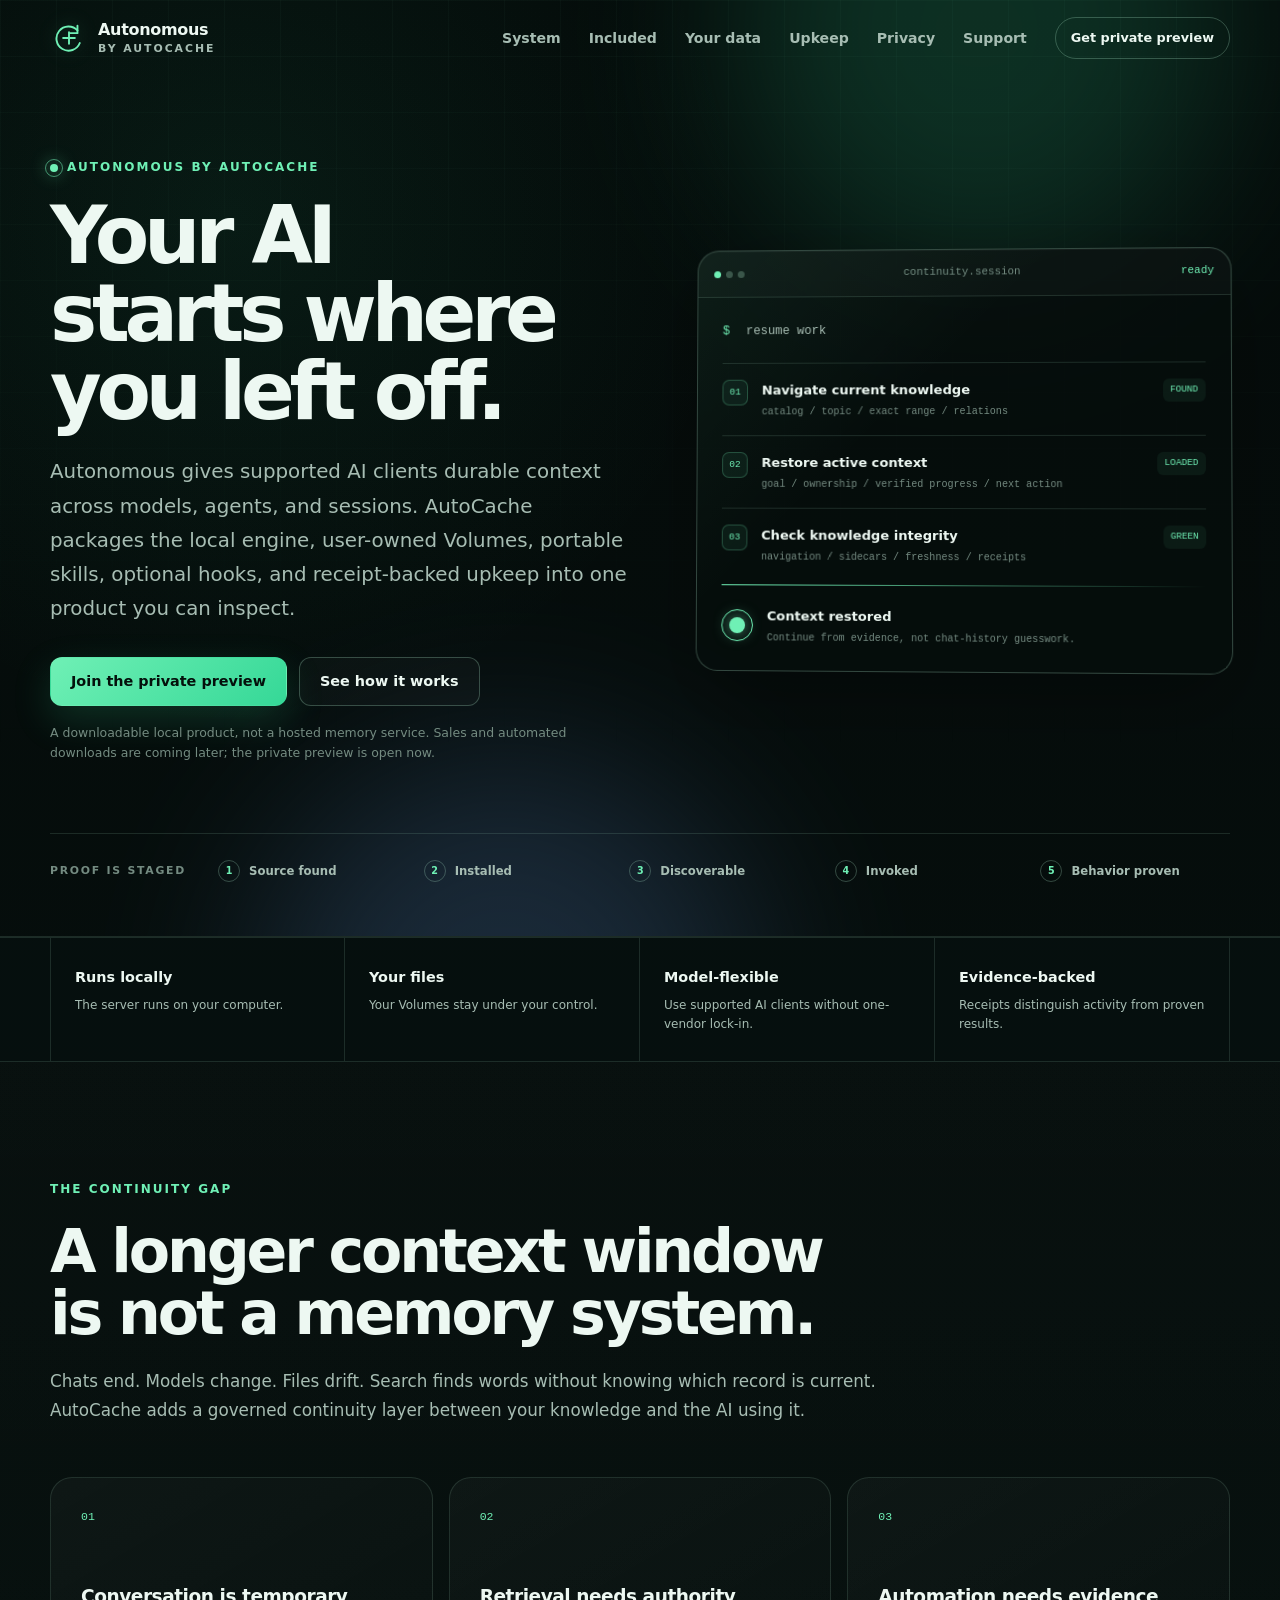
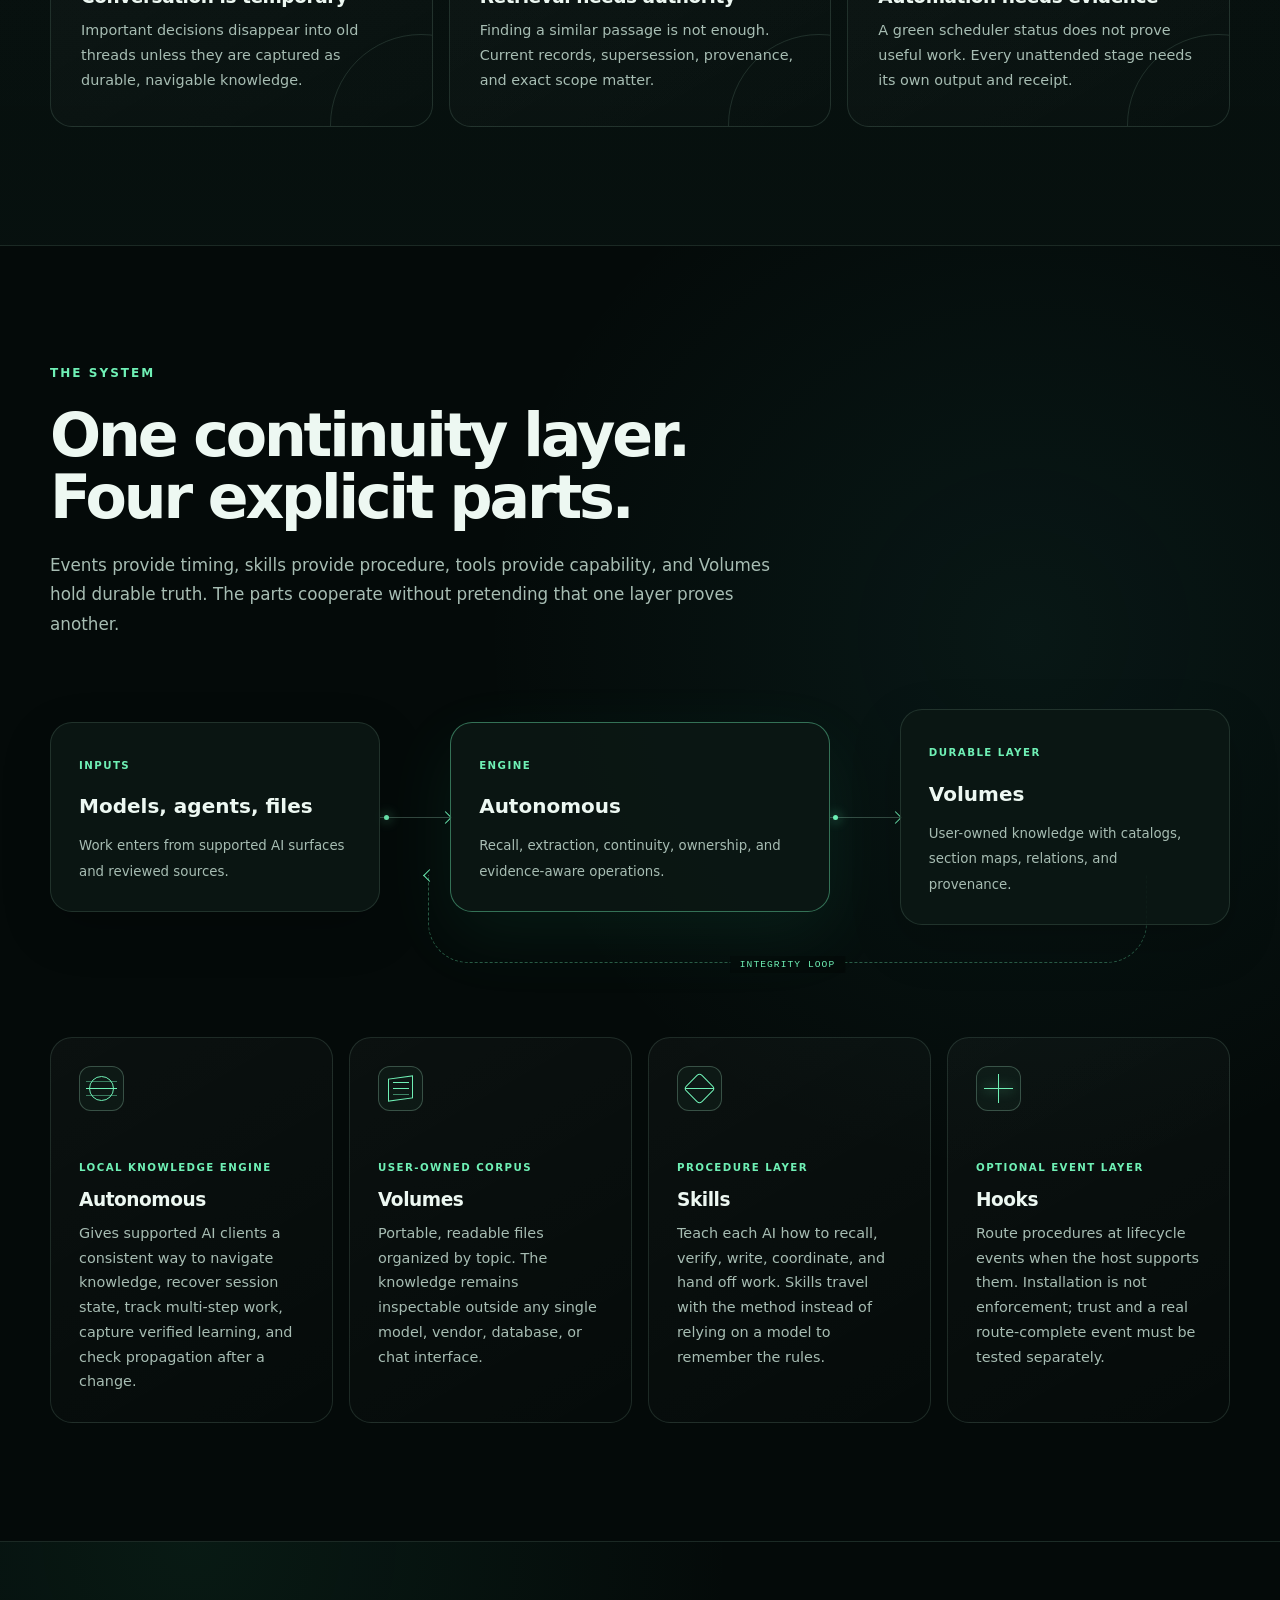
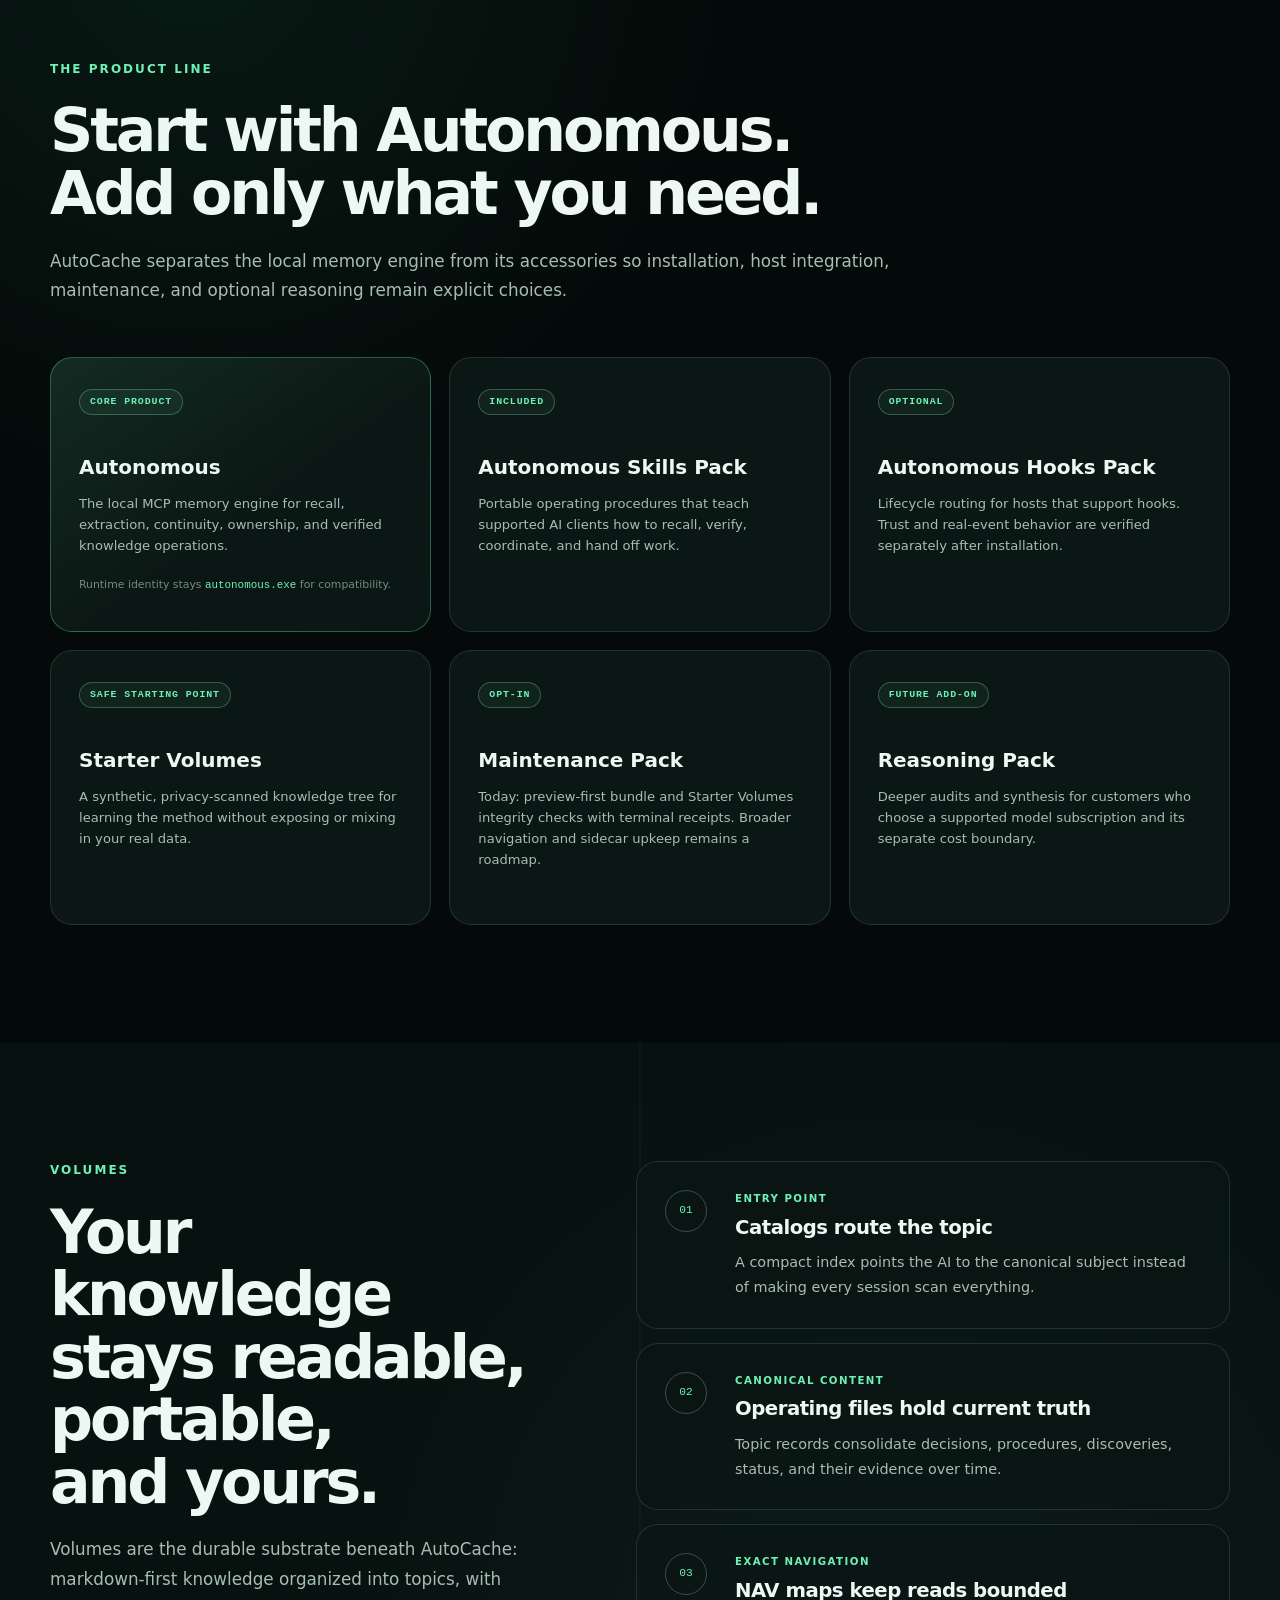
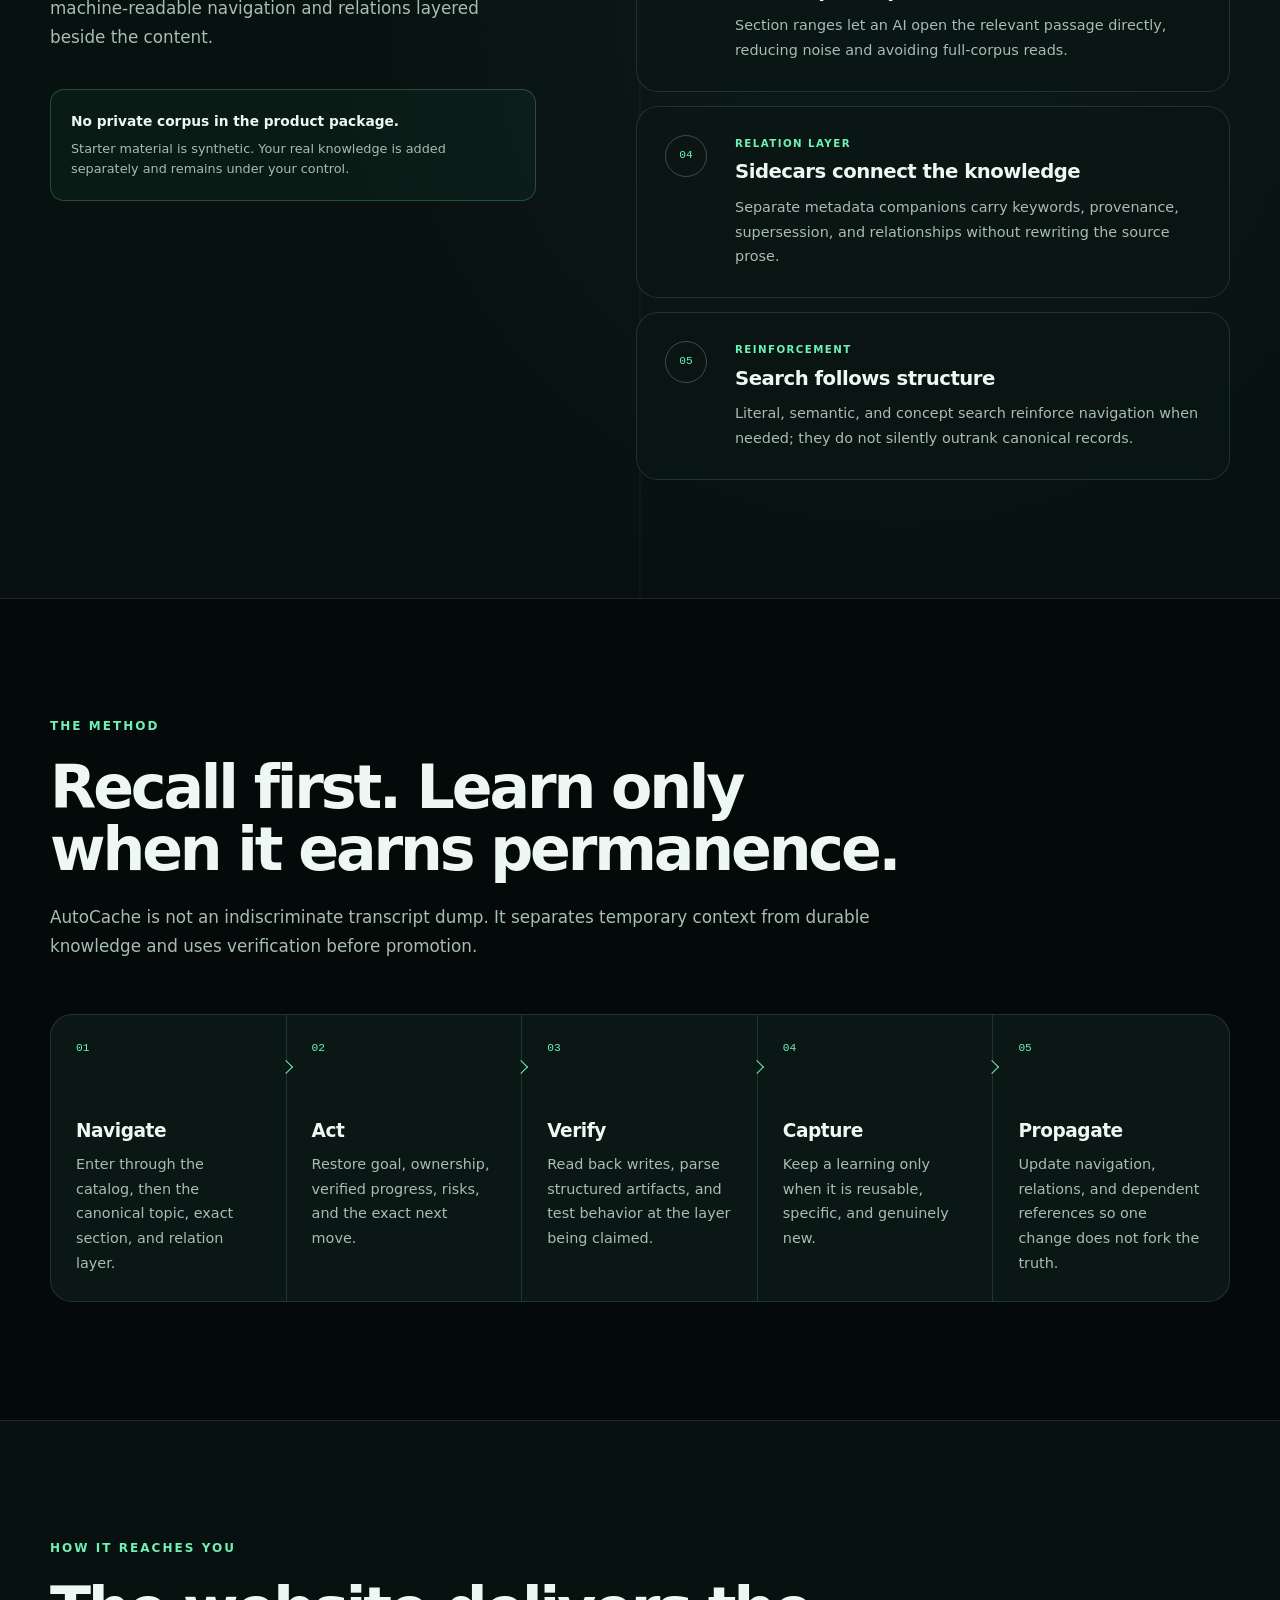
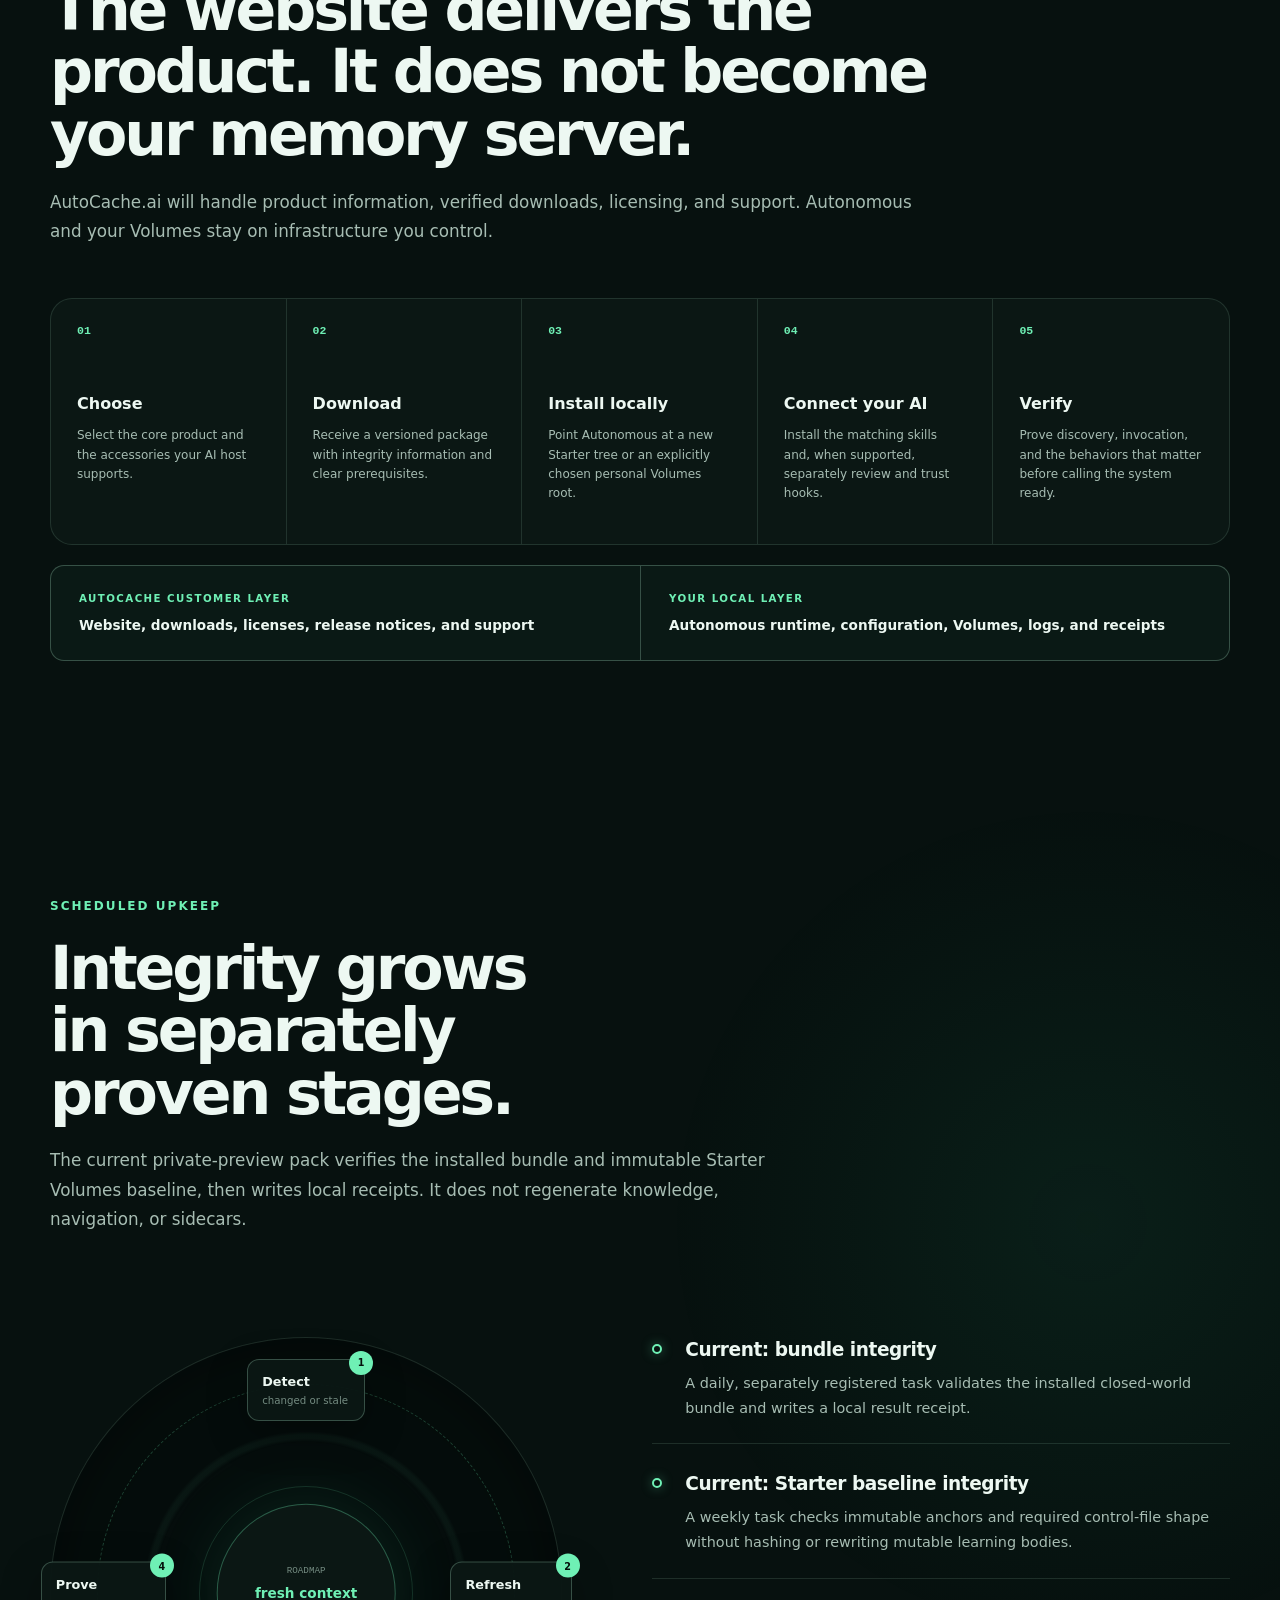
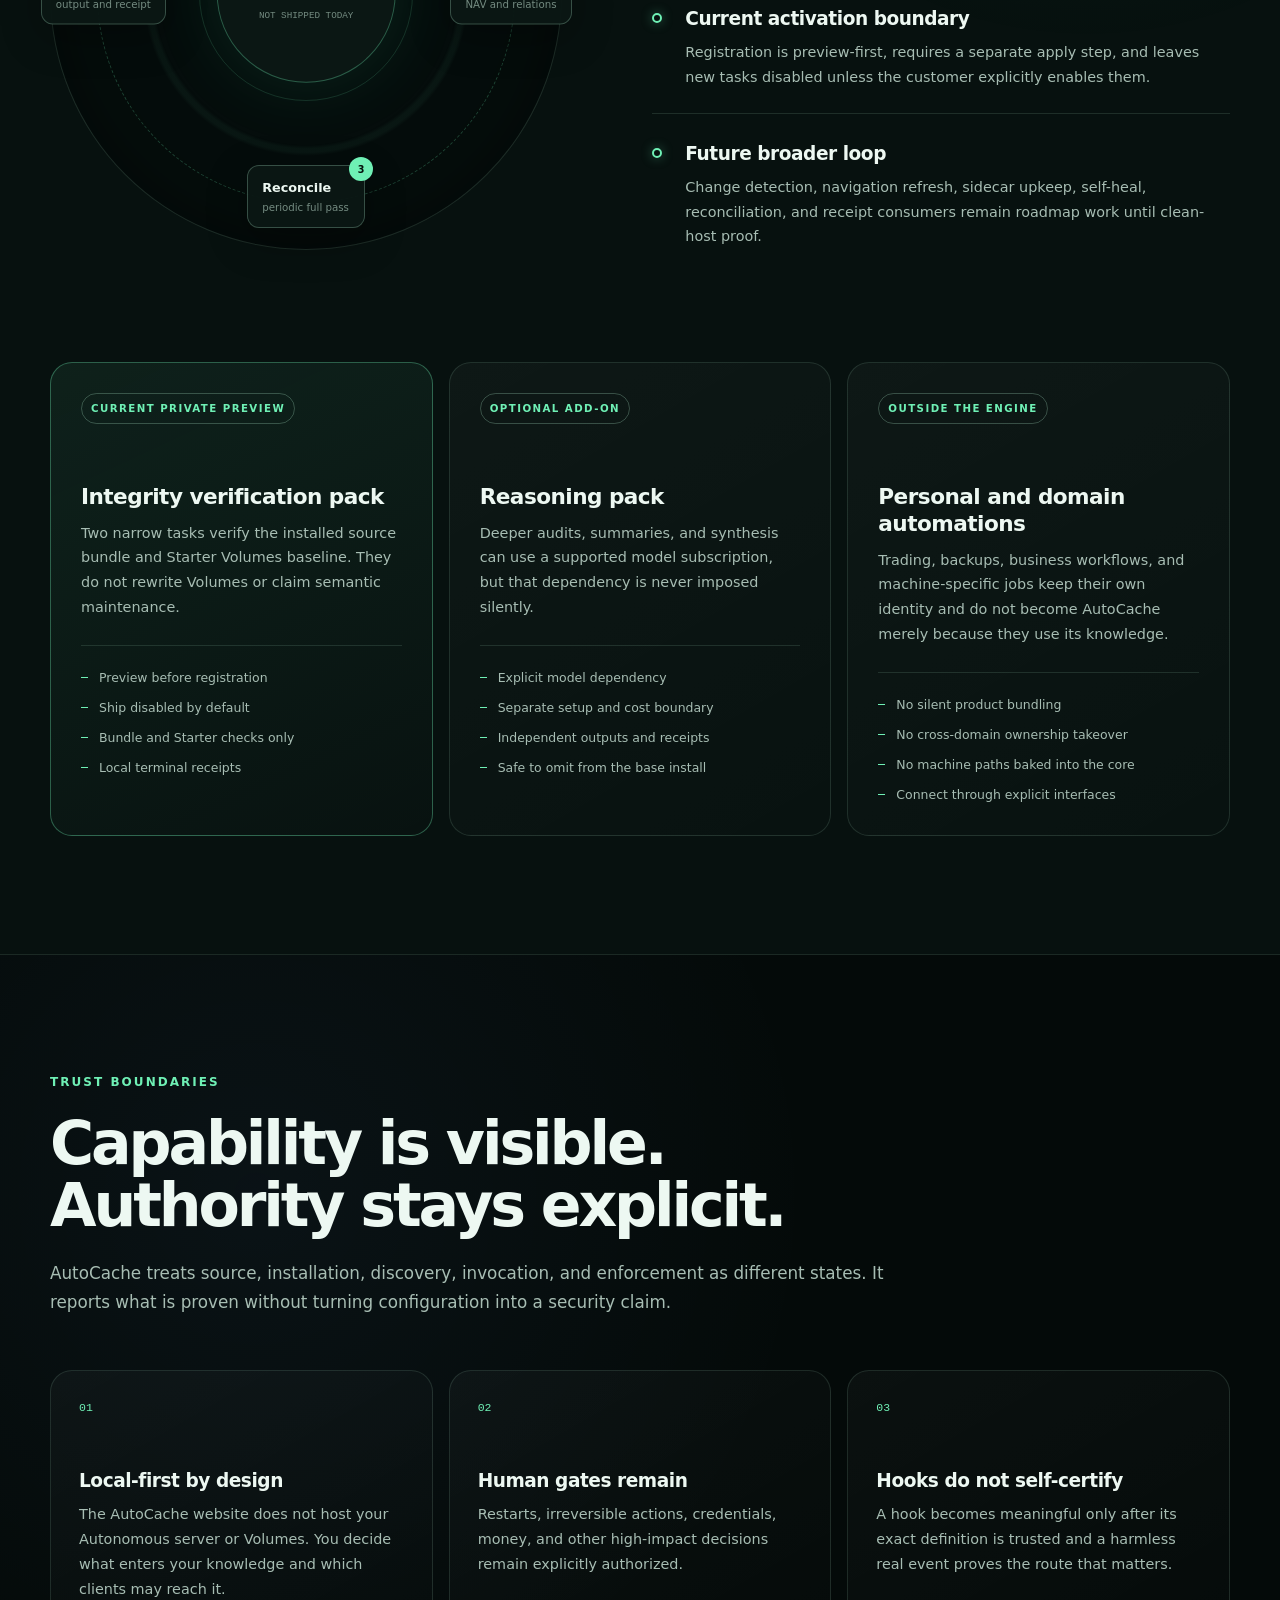
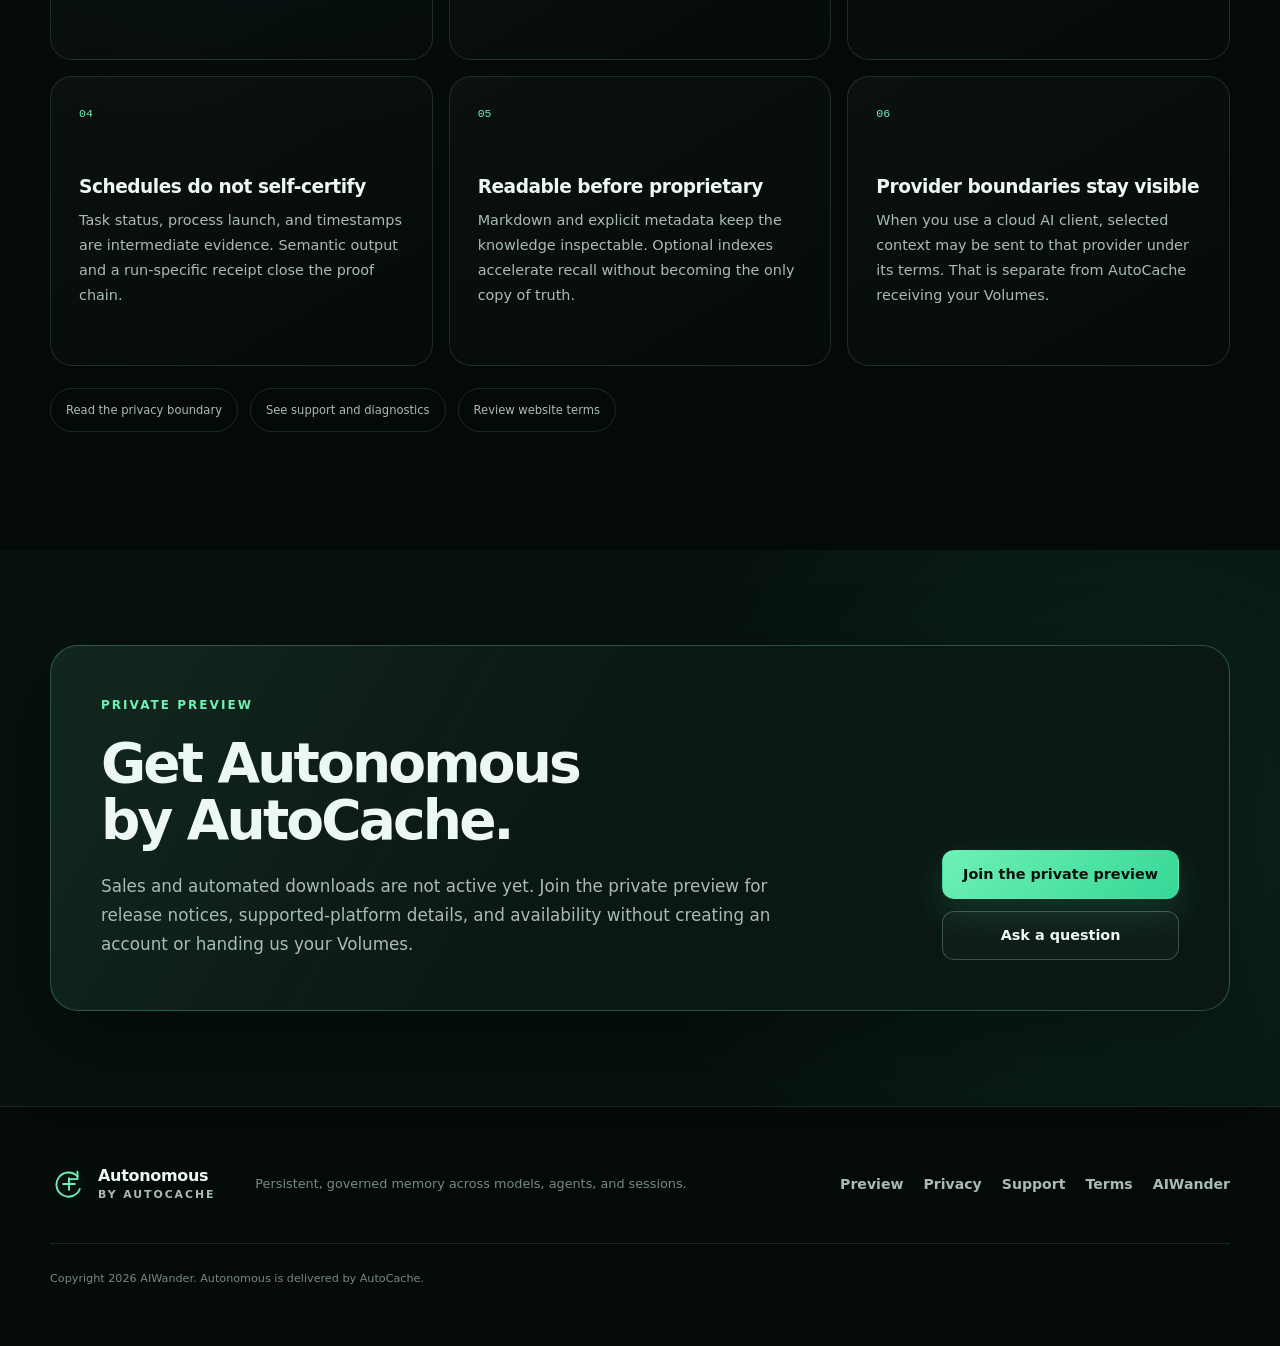
<file: index.html>
<!doctype html>
<html lang="en">
<head>
  <meta charset="utf-8">
  <meta name="viewport" content="width=device-width, initial-scale=1">
  <meta name="theme-color" content="#07110f">
  <meta name="description" content="Autonomous by AutoCache is a local-first AI memory system with user-owned Volumes, portable skills, optional hooks, and receipt-backed maintenance.">
  <meta property="og:type" content="website">
  <meta property="og:title" content="Autonomous by AutoCache | Your AI starts where you left off">
  <meta property="og:description" content="Downloadable, local-first memory for AI agents, models, and sessions.">
  <meta property="og:url" content="https://autocache.ai/">
  <meta property="og:image" content="https://autocache.ai/social-card.png">
  <meta name="twitter:card" content="summary_large_image">
  <meta name="twitter:title" content="Autonomous by AutoCache">
  <meta name="twitter:description" content="Your AI starts where you left off.">
  <meta name="twitter:image" content="https://autocache.ai/social-card.png">
  <title>Autonomous by AutoCache | Your AI starts where you left off</title>
  <link rel="canonical" href="https://autocache.ai/">
  <link rel="icon" href="/favicon.svg" type="image/svg+xml">
  <link rel="stylesheet" href="/styles.css">
  <script src="/script.js" defer></script>
</head>
<body>
  <a class="skip-link" href="#main">Skip to content</a>

  <header class="site-header" data-header>
    <div class="shell nav-shell">
      <a class="brand" href="#top" aria-label="Autonomous by AutoCache home">
        <svg class="brand-mark" viewBox="0 0 44 44" aria-hidden="true">
          <path d="M31.8 13.2a14 14 0 1 0 2.7 14.6"/>
          <path d="M31.8 7.8v8.6h-8.6"/>
          <path d="M15.2 22h13.6M22 15.2v13.6"/>
        </svg>
        <span class="brand-copy">
          <strong>Autonomous</strong>
          <small>by AutoCache</small>
        </span>
      </a>

      <button class="nav-toggle" type="button" aria-expanded="false" aria-controls="site-nav" data-nav-toggle>
        <span></span><span></span><span></span>
        <span class="sr-only">Open navigation</span>
      </button>

      <nav class="site-nav" id="site-nav" aria-label="Primary navigation" data-nav>
        <a href="#system">System</a>
        <a href="#included">Included</a>
        <a href="#volumes">Your data</a>
        <a href="#upkeep">Upkeep</a>
        <a href="/privacy">Privacy</a>
        <a href="/support">Support</a>
      </nav>

      <a class="nav-cta" href="/start">
        Get private preview
      </a>
    </div>
  </header>

  <main id="main">
    <section class="hero" id="top">
      <div class="hero-glow hero-glow-one"></div>
      <div class="hero-glow hero-glow-two"></div>
      <div class="shell hero-grid">
        <div class="hero-copy">
          <div class="eyebrow"><span class="signal-dot"></span> Autonomous by AutoCache</div>
          <h1>Your AI starts where you left off.</h1>
          <p class="hero-lede">
            Autonomous gives supported AI clients durable context across models, agents, and
            sessions. AutoCache packages the local engine, user-owned Volumes, portable skills,
            optional hooks, and receipt-backed upkeep into one product you can inspect.
          </p>
          <div class="hero-actions">
            <a class="button button-primary" href="/start">Join the private preview</a>
            <a class="button button-secondary" href="#system">See how it works</a>
          </div>
          <p class="microcopy">A downloadable local product, not a hosted memory service. Sales and automated downloads are coming later; the private preview is open now.</p>
        </div>

        <div class="continuity-console" aria-label="Autonomous continuity flow">
          <div class="console-bar">
            <div class="console-dots" aria-hidden="true"><span></span><span></span><span></span></div>
            <span>continuity.session</span>
            <span class="console-state">ready</span>
          </div>
          <div class="console-body">
            <div class="console-command"><span>$</span> resume work</div>
            <div class="console-row">
              <span class="console-check">01</span>
              <div><strong>Navigate current knowledge</strong><small>catalog / topic / exact range / relations</small></div>
              <span class="row-state">found</span>
            </div>
            <div class="console-row">
              <span class="console-check">02</span>
              <div><strong>Restore active context</strong><small>goal / ownership / verified progress / next action</small></div>
              <span class="row-state">loaded</span>
            </div>
            <div class="console-row">
              <span class="console-check">03</span>
              <div><strong>Check knowledge integrity</strong><small>navigation / sidecars / freshness / receipts</small></div>
              <span class="row-state">green</span>
            </div>
            <div class="console-divider"></div>
            <div class="console-result">
              <span class="pulse-ring"></span>
              <div>
                <strong>Context restored</strong>
                <small>Continue from evidence, not chat-history guesswork.</small>
              </div>
            </div>
          </div>
        </div>
      </div>

      <div class="shell proof-strip" aria-label="Activation proof states">
        <span class="proof-label">Proof is staged</span>
        <ol>
          <li><span>1</span>Source found</li>
          <li><span>2</span>Installed</li>
          <li><span>3</span>Discoverable</li>
          <li><span>4</span>Invoked</li>
          <li><span>5</span>Behavior proven</li>
        </ol>
      </div>
    </section>

    <section class="storefront-strip" aria-label="Product boundaries">
      <div class="shell storefront-strip-grid">
        <div><strong>Runs locally</strong><span>The server runs on your computer.</span></div>
        <div><strong>Your files</strong><span>Your Volumes stay under your control.</span></div>
        <div><strong>Model-flexible</strong><span>Use supported AI clients without one-vendor lock-in.</span></div>
        <div><strong>Evidence-backed</strong><span>Receipts distinguish activity from proven results.</span></div>
      </div>
    </section>

    <section class="section problem-section">
      <div class="shell">
        <div class="section-heading section-heading-wide">
          <div class="eyebrow">The continuity gap</div>
          <h2>A longer context window is not a memory system.</h2>
          <p>
            Chats end. Models change. Files drift. Search finds words without knowing which record is current.
            AutoCache adds a governed continuity layer between your knowledge and the AI using it.
          </p>
        </div>

        <div class="three-grid problem-grid">
          <article class="problem-card">
            <span class="card-index">01</span>
            <h3>Conversation is temporary</h3>
            <p>Important decisions disappear into old threads unless they are captured as durable, navigable knowledge.</p>
          </article>
          <article class="problem-card">
            <span class="card-index">02</span>
            <h3>Retrieval needs authority</h3>
            <p>Finding a similar passage is not enough. Current records, supersession, provenance, and exact scope matter.</p>
          </article>
          <article class="problem-card">
            <span class="card-index">03</span>
            <h3>Automation needs evidence</h3>
            <p>A green scheduler status does not prove useful work. Every unattended stage needs its own output and receipt.</p>
          </article>
        </div>
      </div>
    </section>

    <section class="section system-section" id="system">
      <div class="shell">
        <div class="section-heading">
          <div class="eyebrow">The system</div>
          <h2>One continuity layer. Four explicit parts.</h2>
          <p>
            Events provide timing, skills provide procedure, tools provide capability, and Volumes hold durable truth.
            The parts cooperate without pretending that one layer proves another.
          </p>
        </div>

        <div class="system-map" aria-label="AutoCache architecture">
          <div class="system-node node-sources">
            <span class="node-kicker">Inputs</span>
            <strong>Models, agents, files</strong>
            <small>Work enters from supported AI surfaces and reviewed sources.</small>
          </div>
          <div class="flow-arrow" aria-hidden="true"><span></span></div>
          <div class="system-node node-engine">
            <span class="node-kicker">Engine</span>
            <strong>Autonomous</strong>
            <small>Recall, extraction, continuity, ownership, and evidence-aware operations.</small>
          </div>
          <div class="flow-arrow" aria-hidden="true"><span></span></div>
          <div class="system-node node-volumes">
            <span class="node-kicker">Durable layer</span>
            <strong>Volumes</strong>
            <small>User-owned knowledge with catalogs, section maps, relations, and provenance.</small>
          </div>
          <div class="integrity-loop" aria-hidden="true">
            <span>integrity loop</span>
          </div>
        </div>

        <div class="four-grid component-grid">
          <article class="component-card">
            <div class="component-icon icon-engine" aria-hidden="true"></div>
            <span class="meta">Local knowledge engine</span>
            <h3>Autonomous</h3>
            <p>
              Gives supported AI clients a consistent way to navigate knowledge, recover session state,
              track multi-step work, capture verified learning, and check propagation after a change.
            </p>
          </article>
          <article class="component-card">
            <div class="component-icon icon-volume" aria-hidden="true"></div>
            <span class="meta">User-owned corpus</span>
            <h3>Volumes</h3>
            <p>
              Portable, readable files organized by topic. The knowledge remains inspectable outside any
              single model, vendor, database, or chat interface.
            </p>
          </article>
          <article class="component-card">
            <div class="component-icon icon-skill" aria-hidden="true"></div>
            <span class="meta">Procedure layer</span>
            <h3>Skills</h3>
            <p>
              Teach each AI how to recall, verify, write, coordinate, and hand off work. Skills travel with
              the method instead of relying on a model to remember the rules.
            </p>
          </article>
          <article class="component-card">
            <div class="component-icon icon-event" aria-hidden="true"></div>
            <span class="meta">Optional event layer</span>
            <h3>Hooks</h3>
            <p>
              Route procedures at lifecycle events when the host supports them. Installation is not
              enforcement; trust and a real route-complete event must be tested separately.
            </p>
          </article>
        </div>
      </div>
    </section>

    <section class="section included-section" id="included">
      <div class="shell">
        <div class="section-heading section-heading-wide">
          <div class="eyebrow">The product line</div>
          <h2>Start with Autonomous. Add only what you need.</h2>
          <p>
            AutoCache separates the local memory engine from its accessories so installation,
            host integration, maintenance, and optional reasoning remain explicit choices.
          </p>
        </div>

        <div class="product-grid">
          <article class="product-card product-core">
            <span class="product-badge">Core product</span>
            <h3>Autonomous</h3>
            <p>The local MCP memory engine for recall, extraction, continuity, ownership, and verified knowledge operations.</p>
            <small>Runtime identity stays <code>autonomous.exe</code> for compatibility.</small>
          </article>
          <article class="product-card">
            <span class="product-badge">Included</span>
            <h3>Autonomous Skills Pack</h3>
            <p>Portable operating procedures that teach supported AI clients how to recall, verify, coordinate, and hand off work.</p>
          </article>
          <article class="product-card">
            <span class="product-badge">Optional</span>
            <h3>Autonomous Hooks Pack</h3>
            <p>Lifecycle routing for hosts that support hooks. Trust and real-event behavior are verified separately after installation.</p>
          </article>
          <article class="product-card">
            <span class="product-badge">Safe starting point</span>
            <h3>Starter Volumes</h3>
            <p>A synthetic, privacy-scanned knowledge tree for learning the method without exposing or mixing in your real data.</p>
          </article>
          <article class="product-card">
            <span class="product-badge">Opt-in</span>
            <h3>Maintenance Pack</h3>
            <p>Today: preview-first bundle and Starter Volumes integrity checks with terminal receipts. Broader navigation and sidecar upkeep remains a roadmap.</p>
          </article>
          <article class="product-card">
            <span class="product-badge">Future add-on</span>
            <h3>Reasoning Pack</h3>
            <p>Deeper audits and synthesis for customers who choose a supported model subscription and its separate cost boundary.</p>
          </article>
        </div>
      </div>
    </section>

    <section class="section volumes-section" id="volumes">
      <div class="shell split-layout">
        <div class="sticky-copy">
          <div class="eyebrow">Volumes</div>
          <h2>Your knowledge stays readable, portable, and yours.</h2>
          <p>
            Volumes are the durable substrate beneath AutoCache: markdown-first knowledge organized
            into topics, with machine-readable navigation and relations layered beside the content.
          </p>
          <div class="ownership-note">
            <strong>No private corpus in the product package.</strong>
            <span>Starter material is synthetic. Your real knowledge is added separately and remains under your control.</span>
          </div>
        </div>

        <div class="volume-stack">
          <article class="volume-layer">
            <span class="layer-number">01</span>
            <div>
              <span class="meta">Entry point</span>
              <h3>Catalogs route the topic</h3>
              <p>A compact index points the AI to the canonical subject instead of making every session scan everything.</p>
            </div>
          </article>
          <article class="volume-layer">
            <span class="layer-number">02</span>
            <div>
              <span class="meta">Canonical content</span>
              <h3>Operating files hold current truth</h3>
              <p>Topic records consolidate decisions, procedures, discoveries, status, and their evidence over time.</p>
            </div>
          </article>
          <article class="volume-layer">
            <span class="layer-number">03</span>
            <div>
              <span class="meta">Exact navigation</span>
              <h3>NAV maps keep reads bounded</h3>
              <p>Section ranges let an AI open the relevant passage directly, reducing noise and avoiding full-corpus reads.</p>
            </div>
          </article>
          <article class="volume-layer">
            <span class="layer-number">04</span>
            <div>
              <span class="meta">Relation layer</span>
              <h3>Sidecars connect the knowledge</h3>
              <p>Separate metadata companions carry keywords, provenance, supersession, and relationships without rewriting the source prose.</p>
            </div>
          </article>
          <article class="volume-layer">
            <span class="layer-number">05</span>
            <div>
              <span class="meta">Reinforcement</span>
              <h3>Search follows structure</h3>
              <p>Literal, semantic, and concept search reinforce navigation when needed; they do not silently outrank canonical records.</p>
            </div>
          </article>
        </div>
      </div>
    </section>

    <section class="section method-section">
      <div class="shell">
        <div class="section-heading section-heading-wide">
          <div class="eyebrow">The method</div>
          <h2>Recall first. Learn only when it earns permanence.</h2>
          <p>
            AutoCache is not an indiscriminate transcript dump. It separates temporary context from durable
            knowledge and uses verification before promotion.
          </p>
        </div>

        <div class="method-track">
          <article>
            <span>01</span>
            <h3>Navigate</h3>
            <p>Enter through the catalog, then the canonical topic, exact section, and relation layer.</p>
          </article>
          <article>
            <span>02</span>
            <h3>Act</h3>
            <p>Restore goal, ownership, verified progress, risks, and the exact next move.</p>
          </article>
          <article>
            <span>03</span>
            <h3>Verify</h3>
            <p>Read back writes, parse structured artifacts, and test behavior at the layer being claimed.</p>
          </article>
          <article>
            <span>04</span>
            <h3>Capture</h3>
            <p>Keep a learning only when it is reusable, specific, and genuinely new.</p>
          </article>
          <article>
            <span>05</span>
            <h3>Propagate</h3>
            <p>Update navigation, relations, and dependent references so one change does not fork the truth.</p>
          </article>
        </div>
      </div>
    </section>

    <section class="section delivery-section" id="delivery">
      <div class="shell">
        <div class="section-heading section-heading-wide">
          <div class="eyebrow">How it reaches you</div>
          <h2>The website delivers the product. It does not become your memory server.</h2>
          <p>
            AutoCache.ai will handle product information, verified downloads, licensing, and support.
            Autonomous and your Volumes stay on infrastructure you control.
          </p>
        </div>
        <div class="delivery-track">
          <article><span>01</span><h3>Choose</h3><p>Select the core product and the accessories your AI host supports.</p></article>
          <article><span>02</span><h3>Download</h3><p>Receive a versioned package with integrity information and clear prerequisites.</p></article>
          <article><span>03</span><h3>Install locally</h3><p>Point Autonomous at a new Starter tree or an explicitly chosen personal Volumes root.</p></article>
          <article><span>04</span><h3>Connect your AI</h3><p>Install the matching skills and, when supported, separately review and trust hooks.</p></article>
          <article><span>05</span><h3>Verify</h3><p>Prove discovery, invocation, and the behaviors that matter before calling the system ready.</p></article>
        </div>
        <div class="boundary-band">
          <div>
            <span class="meta">AutoCache customer layer</span>
            <strong>Website, downloads, licenses, release notices, and support</strong>
          </div>
          <div>
            <span class="meta">Your local layer</span>
            <strong>Autonomous runtime, configuration, Volumes, logs, and receipts</strong>
          </div>
        </div>
      </div>
    </section>

    <section class="section upkeep-section" id="upkeep">
      <div class="shell">
        <div class="section-heading">
          <div class="eyebrow">Scheduled upkeep</div>
          <h2>Integrity grows in separately proven stages.</h2>
          <p>
            The current private-preview pack verifies the installed bundle and immutable Starter Volumes
            baseline, then writes local receipts. It does not regenerate knowledge, navigation, or sidecars.
          </p>
        </div>

        <div class="upkeep-layout">
          <div class="cycle-visual" aria-label="Roadmap for a detect, repair, verify, and record maintenance cycle">
            <div class="cycle-core">
              <span>Roadmap</span>
              <strong>fresh context</strong>
              <small>not shipped today</small>
            </div>
            <div class="cycle-item cycle-detect"><span>1</span><strong>Detect</strong><small>changed or stale</small></div>
            <div class="cycle-item cycle-refresh"><span>2</span><strong>Refresh</strong><small>NAV and relations</small></div>
            <div class="cycle-item cycle-reconcile"><span>3</span><strong>Reconcile</strong><small>periodic full pass</small></div>
            <div class="cycle-item cycle-prove"><span>4</span><strong>Prove</strong><small>output and receipt</small></div>
          </div>

          <div class="upkeep-list">
            <article>
              <span class="upkeep-marker"></span>
              <div>
                <h3>Current: bundle integrity</h3>
                <p>A daily, separately registered task validates the installed closed-world bundle and writes a local result receipt.</p>
              </div>
            </article>
            <article>
              <span class="upkeep-marker"></span>
              <div>
                <h3>Current: Starter baseline integrity</h3>
                <p>A weekly task checks immutable anchors and required control-file shape without hashing or rewriting mutable learning bodies.</p>
              </div>
            </article>
            <article>
              <span class="upkeep-marker"></span>
              <div>
                <h3>Current activation boundary</h3>
                <p>Registration is preview-first, requires a separate apply step, and leaves new tasks disabled unless the customer explicitly enables them.</p>
              </div>
            </article>
            <article>
              <span class="upkeep-marker"></span>
              <div>
                <h3>Future broader loop</h3>
                <p>Change detection, navigation refresh, sidecar upkeep, self-heal, reconciliation, and receipt consumers remain roadmap work until clean-host proof.</p>
              </div>
            </article>
          </div>
        </div>

        <div class="pack-grid">
          <article class="pack-card pack-core">
            <span class="pack-label">Current private preview</span>
            <h3>Integrity verification pack</h3>
            <p>Two narrow tasks verify the installed source bundle and Starter Volumes baseline. They do not rewrite Volumes or claim semantic maintenance.</p>
            <ul>
              <li>Preview before registration</li>
              <li>Ship disabled by default</li>
              <li>Bundle and Starter checks only</li>
              <li>Local terminal receipts</li>
            </ul>
          </article>
          <article class="pack-card">
            <span class="pack-label">Optional add-on</span>
            <h3>Reasoning pack</h3>
            <p>Deeper audits, summaries, and synthesis can use a supported model subscription, but that dependency is never imposed silently.</p>
            <ul>
              <li>Explicit model dependency</li>
              <li>Separate setup and cost boundary</li>
              <li>Independent outputs and receipts</li>
              <li>Safe to omit from the base install</li>
            </ul>
          </article>
          <article class="pack-card">
            <span class="pack-label">Outside the engine</span>
            <h3>Personal and domain automations</h3>
            <p>Trading, backups, business workflows, and machine-specific jobs keep their own identity and do not become AutoCache merely because they use its knowledge.</p>
            <ul>
              <li>No silent product bundling</li>
              <li>No cross-domain ownership takeover</li>
              <li>No machine paths baked into the core</li>
              <li>Connect through explicit interfaces</li>
            </ul>
          </article>
        </div>
      </div>
    </section>

    <section class="section trust-section" id="trust">
      <div class="shell">
        <div class="section-heading section-heading-wide">
          <div class="eyebrow">Trust boundaries</div>
          <h2>Capability is visible. Authority stays explicit.</h2>
          <p>
            AutoCache treats source, installation, discovery, invocation, and enforcement as different states.
            It reports what is proven without turning configuration into a security claim.
          </p>
        </div>

        <div class="trust-grid">
          <article class="trust-card">
            <span class="trust-number">01</span>
            <h3>Local-first by design</h3>
            <p>The AutoCache website does not host your Autonomous server or Volumes. You decide what enters your knowledge and which clients may reach it.</p>
          </article>
          <article class="trust-card">
            <span class="trust-number">02</span>
            <h3>Human gates remain</h3>
            <p>Restarts, irreversible actions, credentials, money, and other high-impact decisions remain explicitly authorized.</p>
          </article>
          <article class="trust-card">
            <span class="trust-number">03</span>
            <h3>Hooks do not self-certify</h3>
            <p>A hook becomes meaningful only after its exact definition is trusted and a harmless real event proves the route that matters.</p>
          </article>
          <article class="trust-card">
            <span class="trust-number">04</span>
            <h3>Schedules do not self-certify</h3>
            <p>Task status, process launch, and timestamps are intermediate evidence. Semantic output and a run-specific receipt close the proof chain.</p>
          </article>
          <article class="trust-card">
            <span class="trust-number">05</span>
            <h3>Readable before proprietary</h3>
            <p>Markdown and explicit metadata keep the knowledge inspectable. Optional indexes accelerate recall without becoming the only copy of truth.</p>
          </article>
          <article class="trust-card">
            <span class="trust-number">06</span>
            <h3>Provider boundaries stay visible</h3>
            <p>When you use a cloud AI client, selected context may be sent to that provider under its terms. That is separate from AutoCache receiving your Volumes.</p>
          </article>
        </div>
        <div class="trust-links" aria-label="Customer policies">
          <a href="/privacy">Read the privacy boundary</a>
          <a href="/support">See support and diagnostics</a>
          <a href="/terms">Review website terms</a>
        </div>
      </div>
    </section>

    <section class="section access-section" id="access">
      <div class="shell access-card">
        <div>
          <div class="eyebrow">Private preview</div>
          <h2>Get Autonomous by AutoCache.</h2>
          <p>
            Sales and automated downloads are not active yet. Join the private preview for release notices,
            supported-platform details, and availability without creating an account or handing us your Volumes.
          </p>
        </div>
        <div class="access-actions">
          <a class="button button-primary" href="/start">Join the private preview</a>
          <a class="button button-secondary" href="mailto:contact@aiwander.ai?subject=Autonomous%20by%20AutoCache%20question">Ask a question</a>
        </div>
      </div>
    </section>
  </main>

  <footer class="site-footer">
    <div class="shell footer-grid">
      <a class="brand footer-brand" href="#top" aria-label="Autonomous by AutoCache home">
        <svg class="brand-mark" viewBox="0 0 44 44" aria-hidden="true">
          <path d="M31.8 13.2a14 14 0 1 0 2.7 14.6"/>
          <path d="M31.8 7.8v8.6h-8.6"/>
          <path d="M15.2 22h13.6M22 15.2v13.6"/>
        </svg>
        <span class="brand-copy"><strong>Autonomous</strong><small>by AutoCache</small></span>
      </a>
      <p>Persistent, governed memory across models, agents, and sessions.</p>
      <div class="footer-links">
        <a href="/start">Preview</a>
        <a href="/privacy">Privacy</a>
        <a href="/support">Support</a>
        <a href="/terms">Terms</a>
        <a href="https://aiwander.ai" target="_blank" rel="noopener">AIWander</a>
      </div>
      <small class="copyright">Copyright <span data-year>2026</span> AIWander. Autonomous is delivered by AutoCache.</small>
    </div>
  </footer>
</body>
</html>
</file>
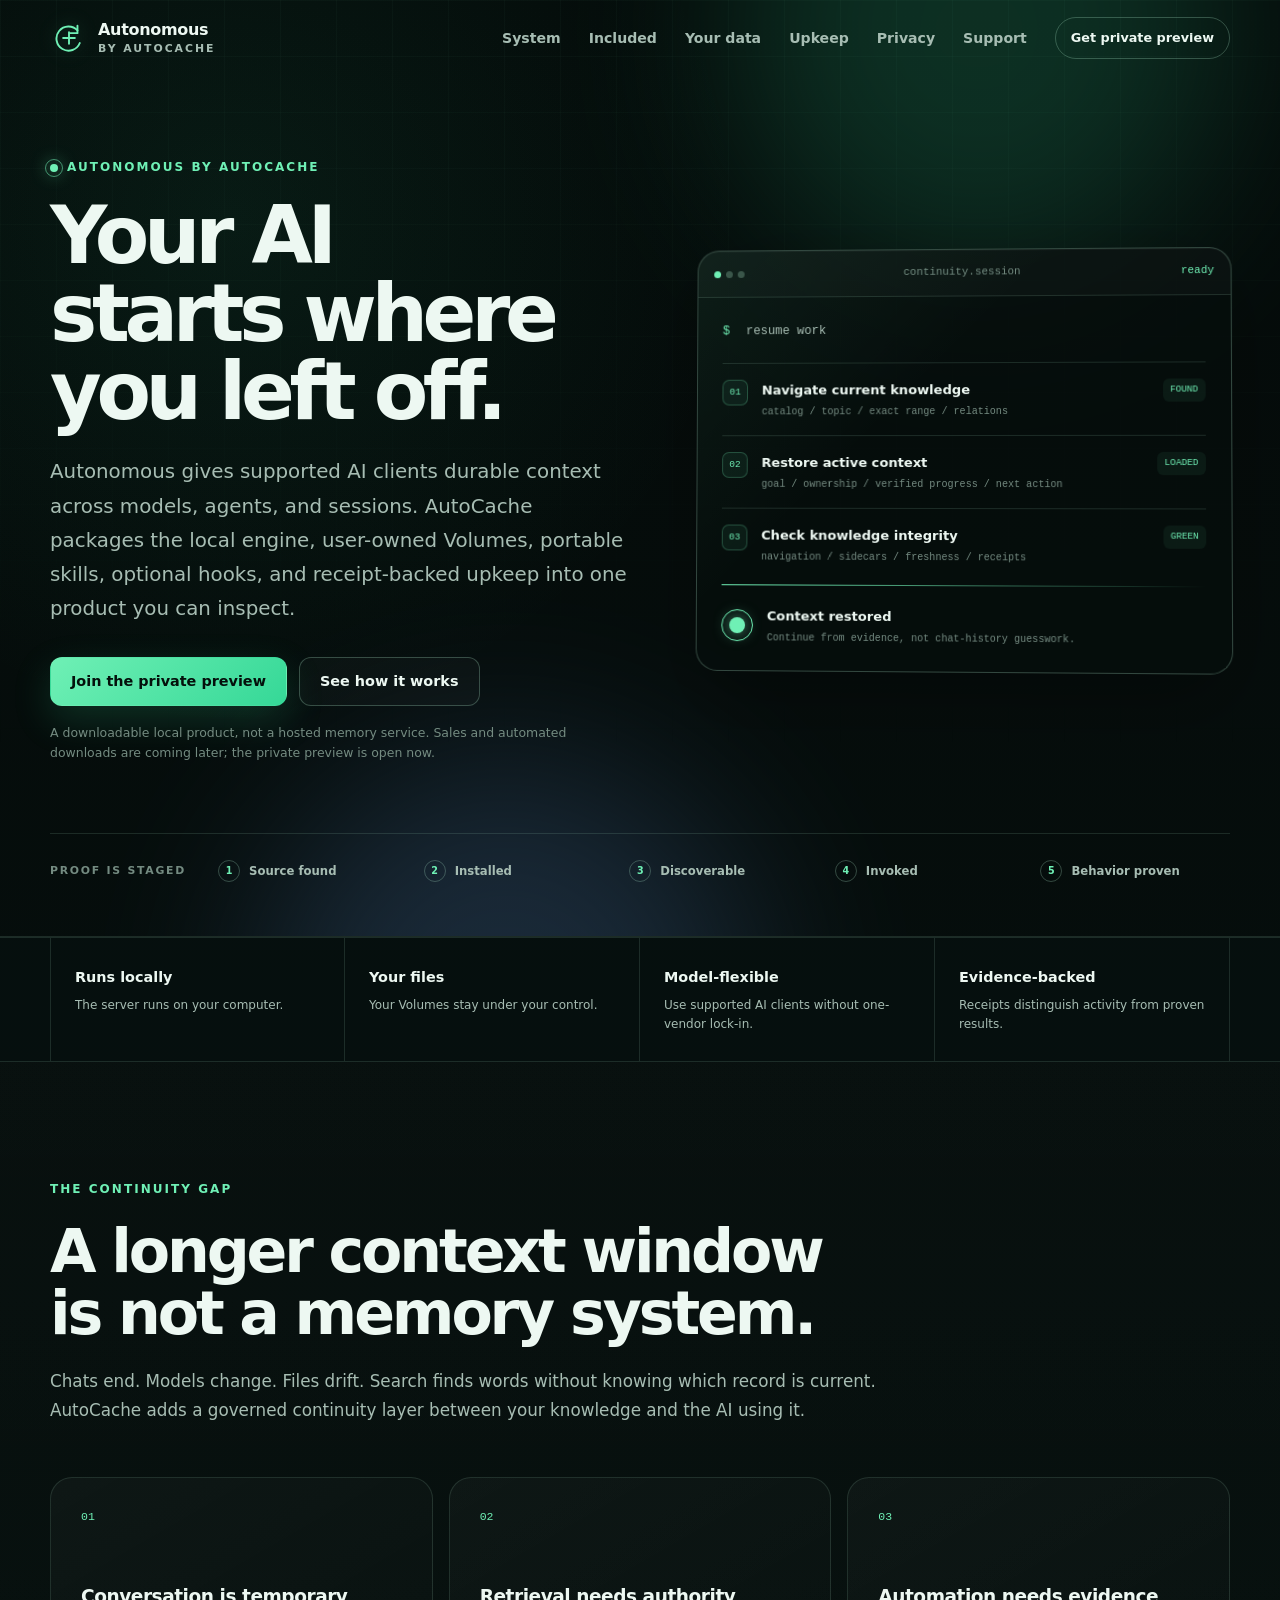
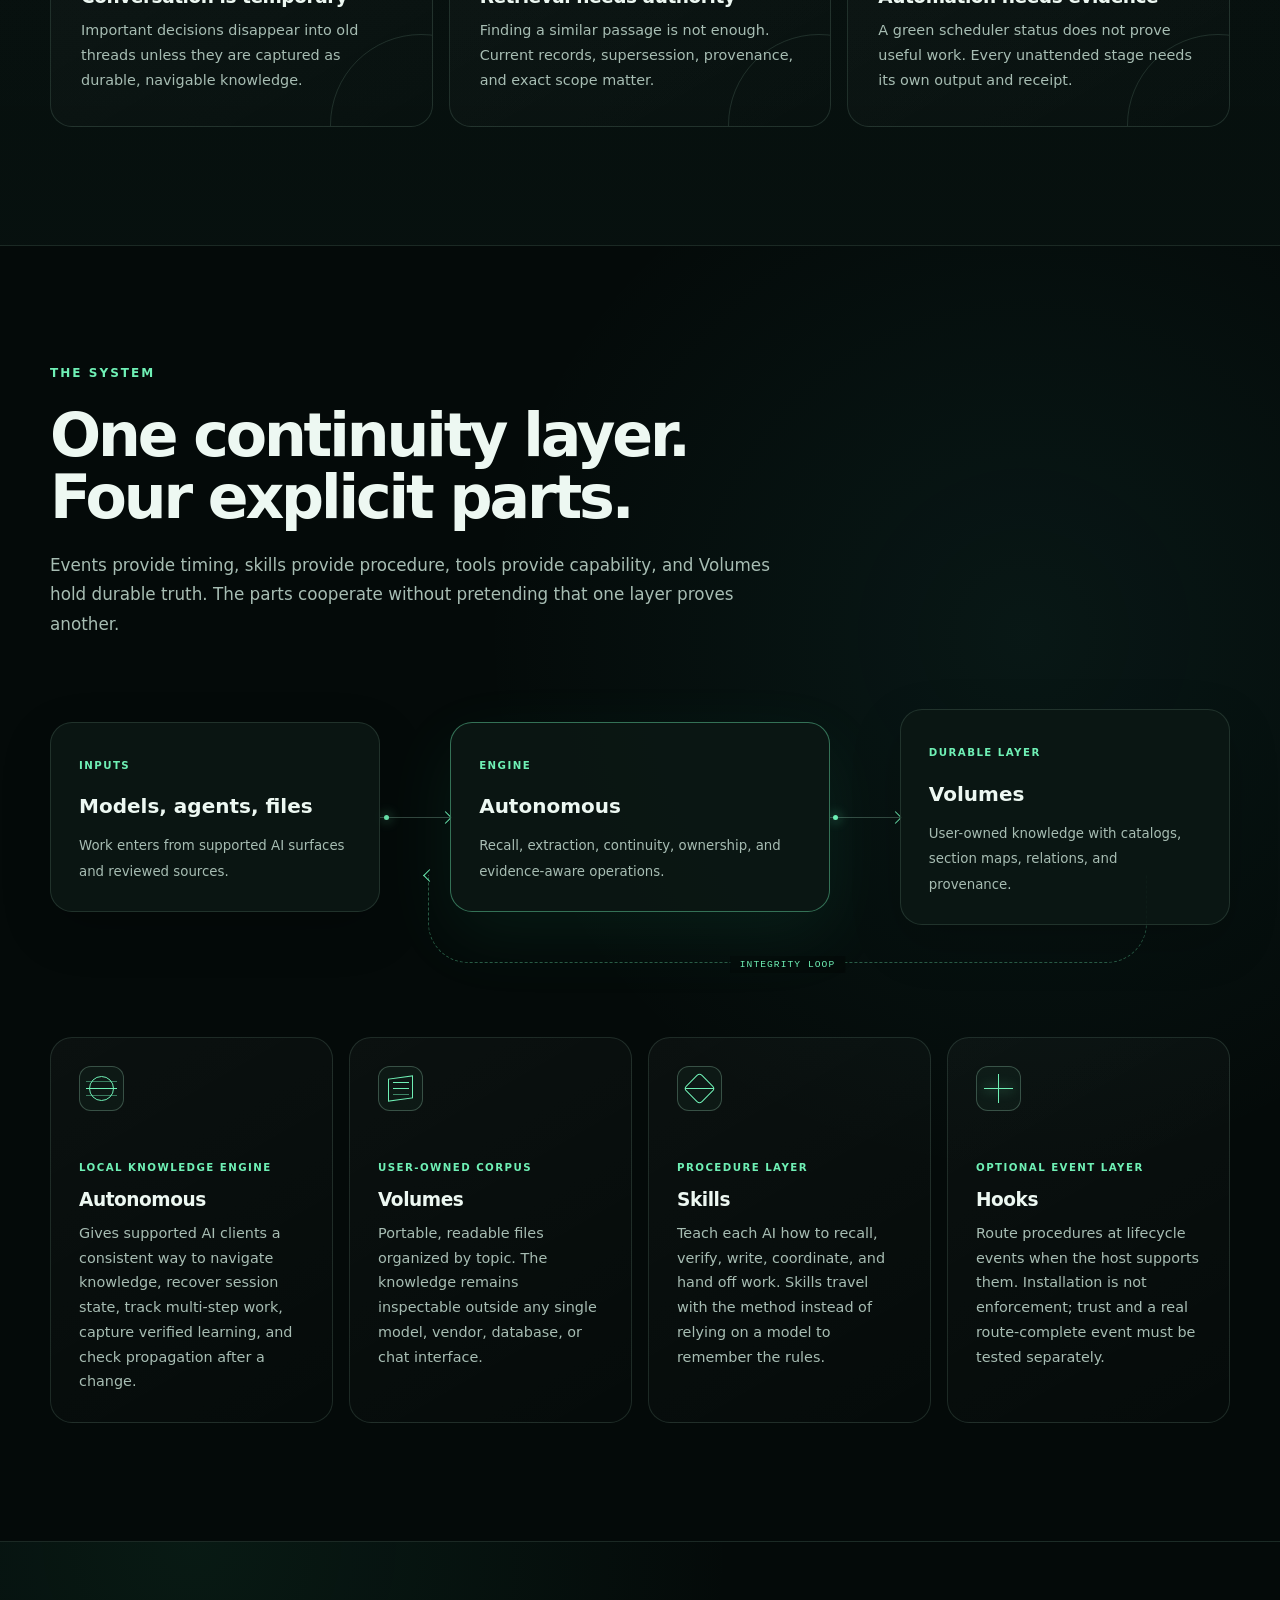
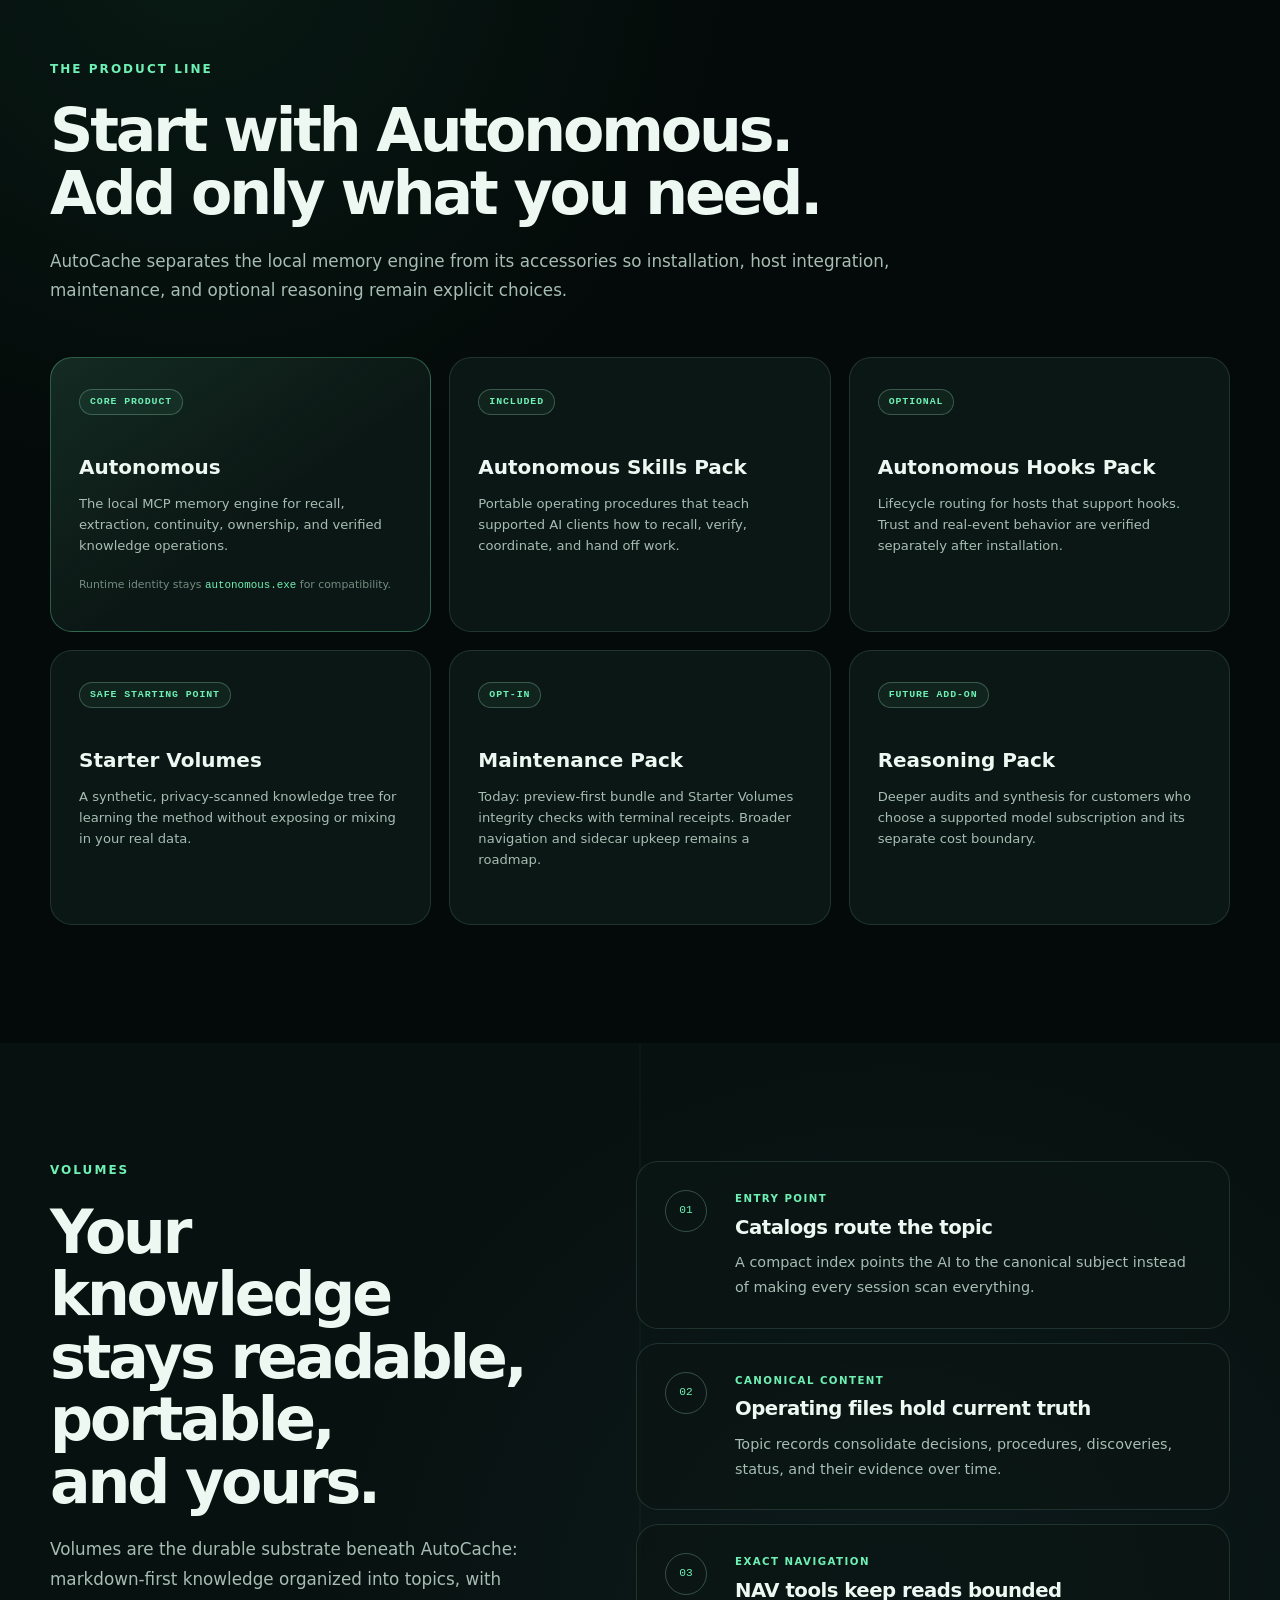
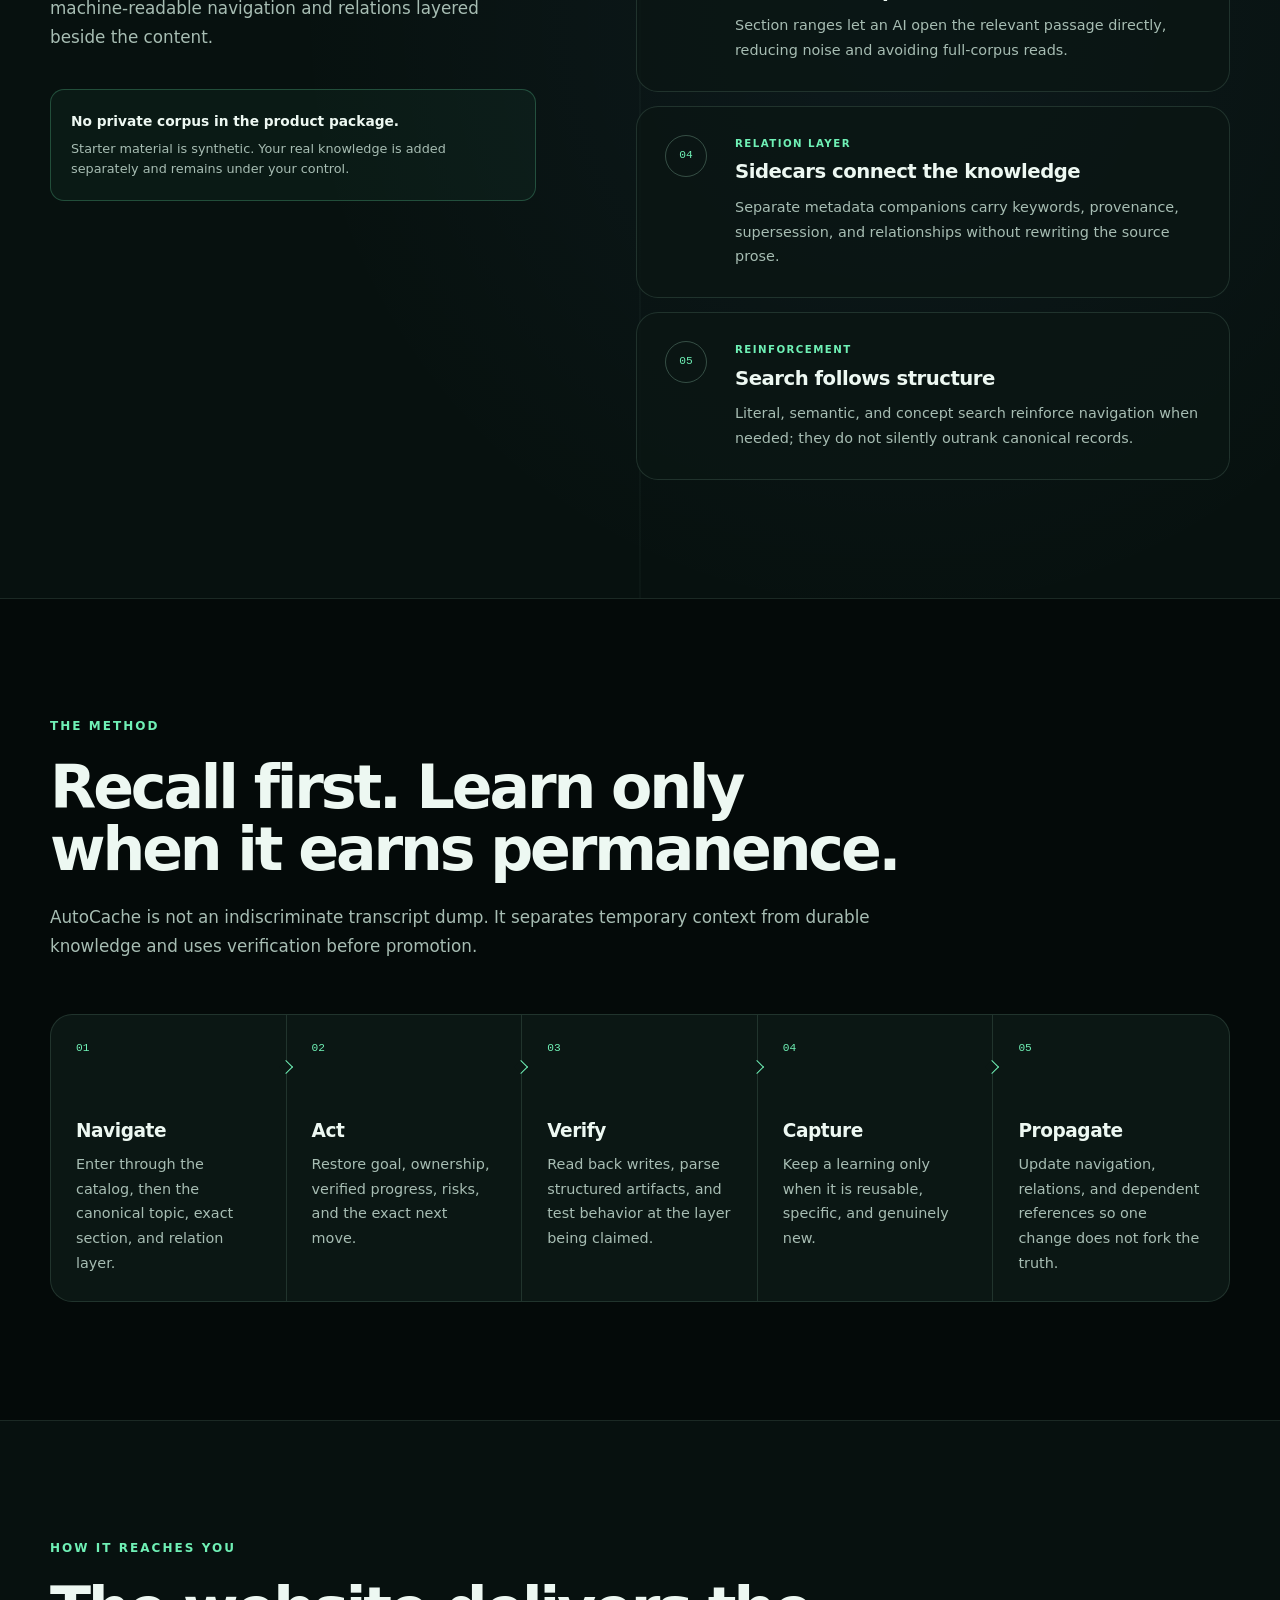
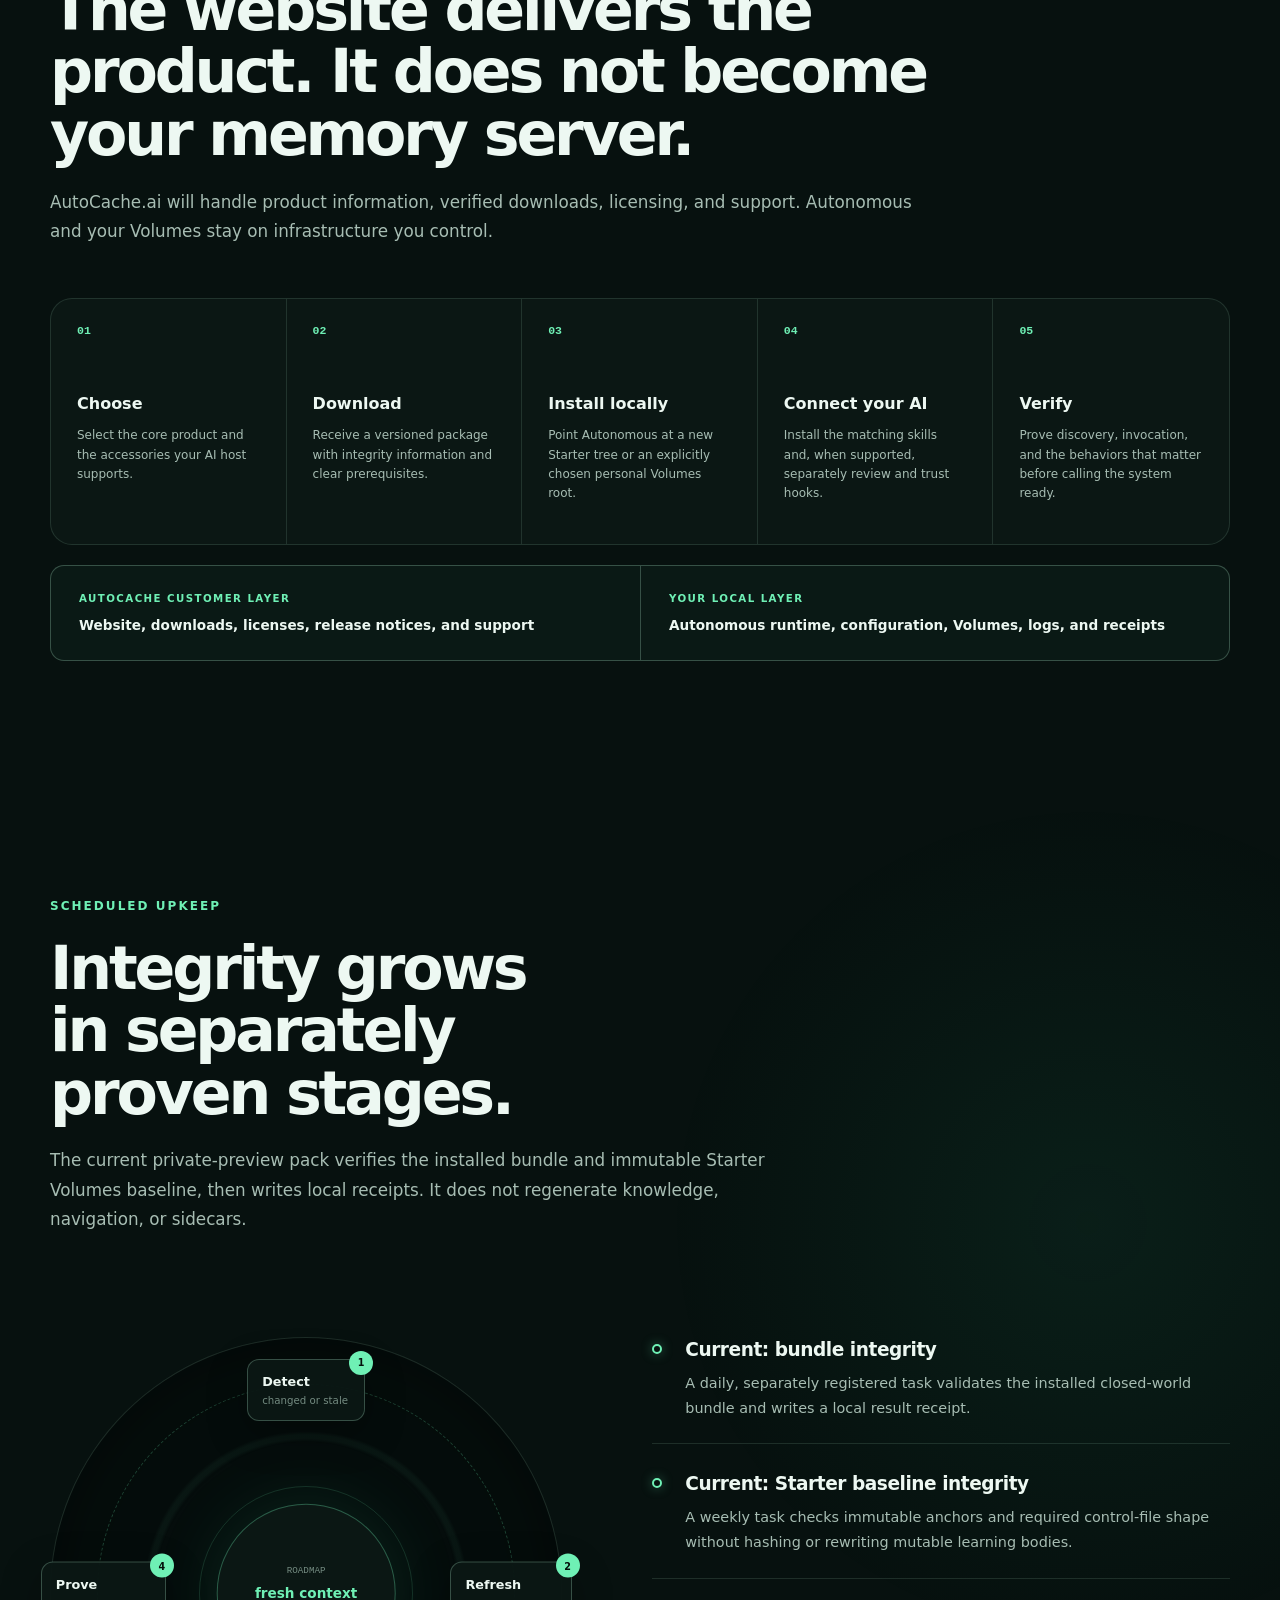
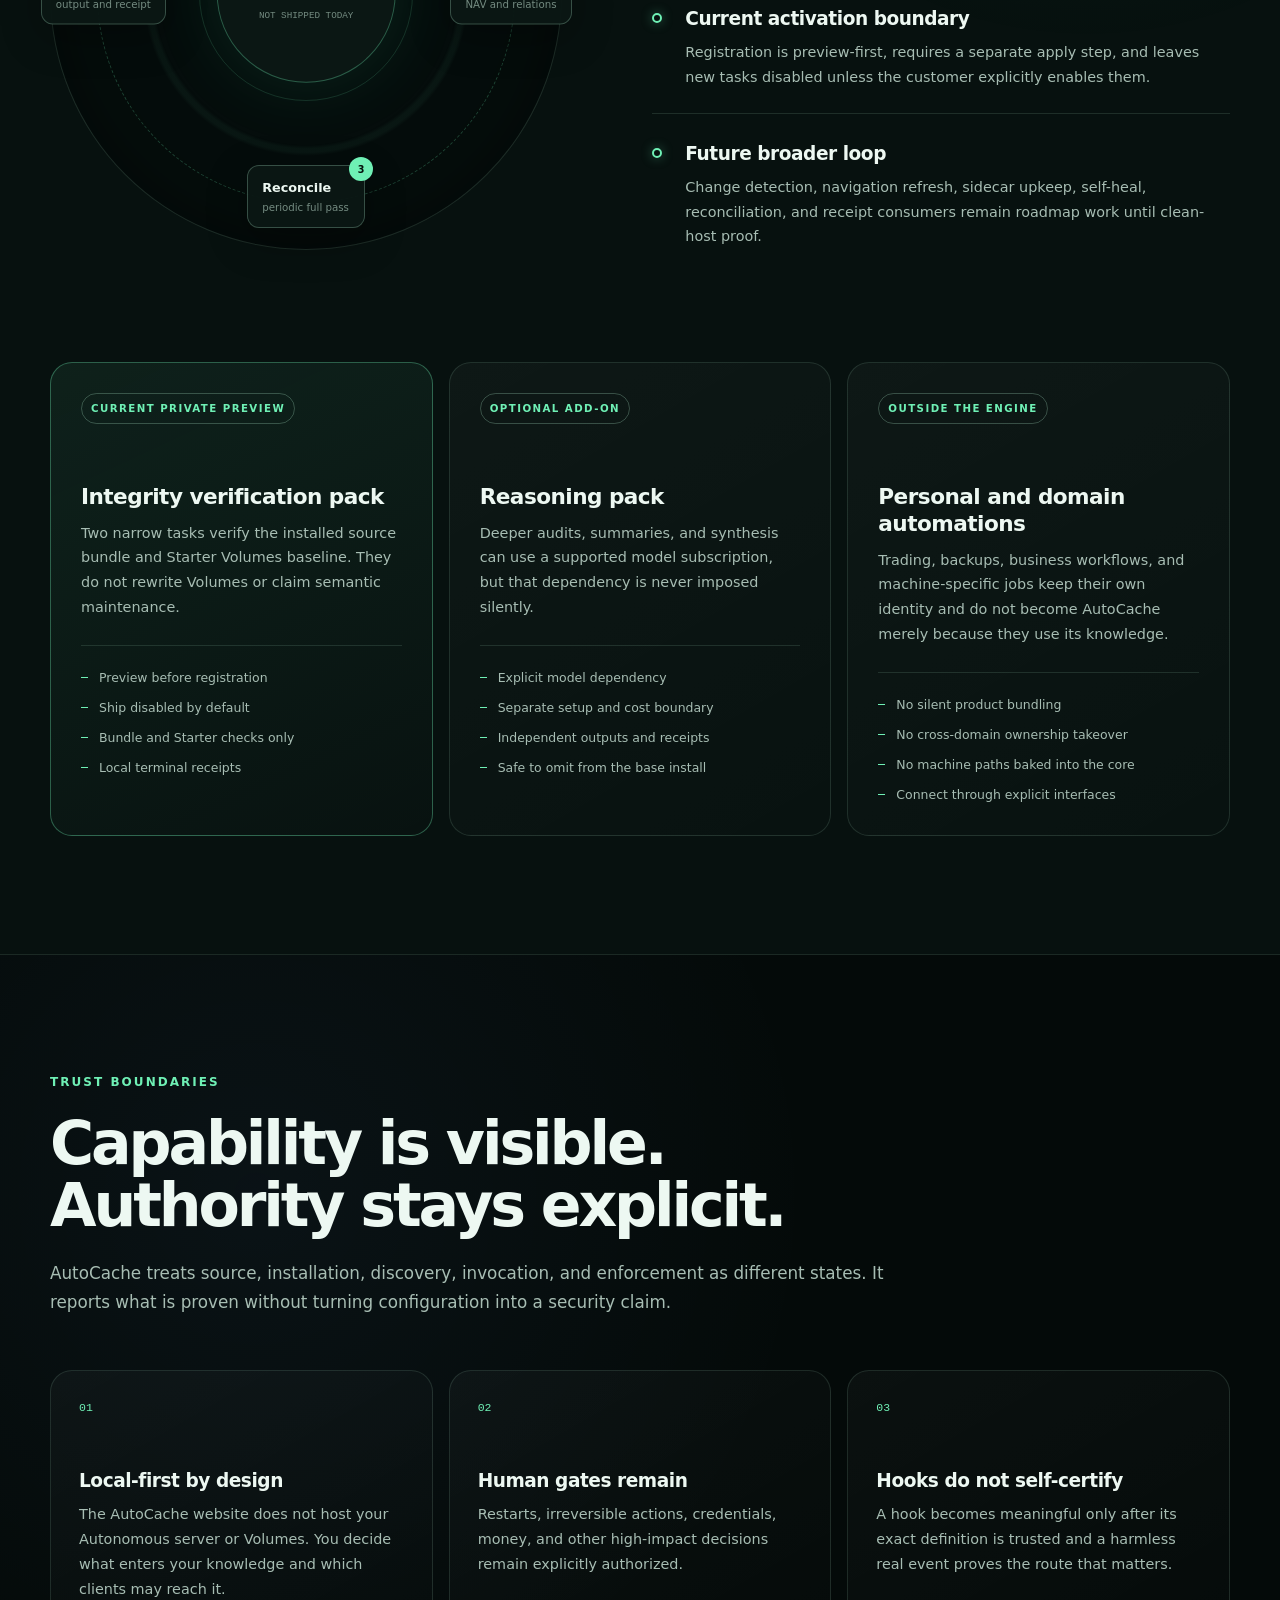
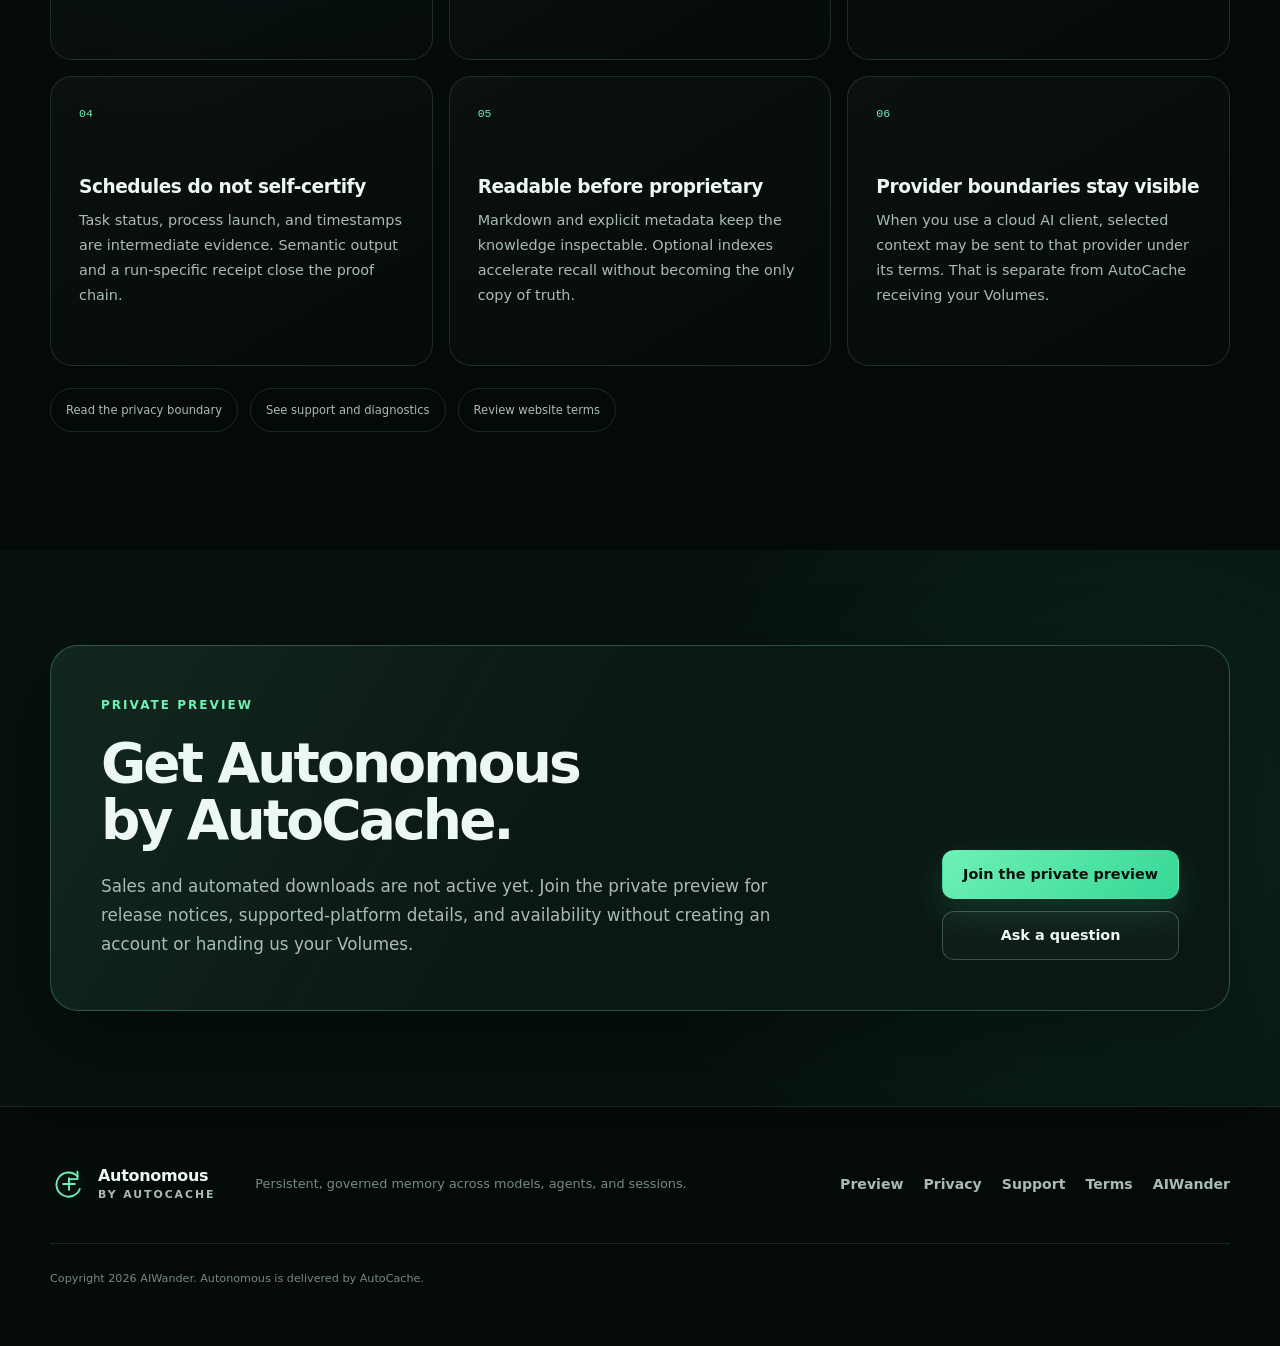
<file: public/index.html>
<!doctype html>
<html lang="en">
<head>
  <meta charset="utf-8">
  <meta name="viewport" content="width=device-width, initial-scale=1">
  <meta name="theme-color" content="#07110f">
  <meta name="description" content="Autonomous by AutoCache is a local-first AI memory system with user-owned Volumes, portable skills, optional hooks, and receipt-backed maintenance.">
  <meta property="og:type" content="website">
  <meta property="og:title" content="Autonomous by AutoCache | Your AI starts where you left off">
  <meta property="og:description" content="Downloadable, local-first memory for AI agents, models, and sessions.">
  <meta property="og:url" content="https://autocache.ai/">
  <meta property="og:image" content="https://autocache.ai/social-card.png">
  <meta name="twitter:card" content="summary_large_image">
  <meta name="twitter:title" content="Autonomous by AutoCache">
  <meta name="twitter:description" content="Your AI starts where you left off.">
  <meta name="twitter:image" content="https://autocache.ai/social-card.png">
  <title>Autonomous by AutoCache | Your AI starts where you left off</title>
  <link rel="canonical" href="https://autocache.ai/">
  <link rel="icon" href="/favicon.svg" type="image/svg+xml">
  <link rel="stylesheet" href="/styles.css">
  <script src="/script.js" defer></script>
</head>
<body>
  <a class="skip-link" href="#main">Skip to content</a>

  <header class="site-header" data-header>
    <div class="shell nav-shell">
      <a class="brand" href="#top" aria-label="Autonomous by AutoCache home">
        <svg class="brand-mark" viewBox="0 0 44 44" aria-hidden="true">
          <path d="M31.8 13.2a14 14 0 1 0 2.7 14.6"/>
          <path d="M31.8 7.8v8.6h-8.6"/>
          <path d="M15.2 22h13.6M22 15.2v13.6"/>
        </svg>
        <span class="brand-copy">
          <strong>Autonomous</strong>
          <small>by AutoCache</small>
        </span>
      </a>

      <button class="nav-toggle" type="button" aria-expanded="false" aria-controls="site-nav" data-nav-toggle>
        <span></span><span></span><span></span>
        <span class="sr-only">Open navigation</span>
      </button>

      <nav class="site-nav" id="site-nav" aria-label="Primary navigation" data-nav>
        <a href="#system">System</a>
        <a href="#included">Included</a>
        <a href="#volumes">Your data</a>
        <a href="#upkeep">Upkeep</a>
        <a href="/privacy">Privacy</a>
        <a href="/support">Support</a>
      </nav>

      <a class="nav-cta" href="/start">
        Get private preview
      </a>
    </div>
  </header>

  <main id="main">
    <section class="hero" id="top">
      <div class="hero-glow hero-glow-one"></div>
      <div class="hero-glow hero-glow-two"></div>
      <div class="shell hero-grid">
        <div class="hero-copy">
          <div class="eyebrow"><span class="signal-dot"></span> Autonomous by AutoCache</div>
          <h1>Your AI starts where you left off.</h1>
          <p class="hero-lede">
            Autonomous gives supported AI clients durable context across models, agents, and
            sessions. AutoCache packages the local engine, user-owned Volumes, portable skills,
            optional hooks, and receipt-backed upkeep into one product you can inspect.
          </p>
          <div class="hero-actions">
            <a class="button button-primary" href="/start">Join the private preview</a>
            <a class="button button-secondary" href="#system">See how it works</a>
          </div>
          <p class="microcopy">A downloadable local product, not a hosted memory service. Sales and automated downloads are coming later; the private preview is open now.</p>
        </div>

        <div class="continuity-console" aria-label="Autonomous continuity flow">
          <div class="console-bar">
            <div class="console-dots" aria-hidden="true"><span></span><span></span><span></span></div>
            <span>continuity.session</span>
            <span class="console-state">ready</span>
          </div>
          <div class="console-body">
            <div class="console-command"><span>$</span> resume work</div>
            <div class="console-row">
              <span class="console-check">01</span>
              <div><strong>Navigate current knowledge</strong><small>catalog / topic / exact range / relations</small></div>
              <span class="row-state">found</span>
            </div>
            <div class="console-row">
              <span class="console-check">02</span>
              <div><strong>Restore active context</strong><small>goal / ownership / verified progress / next action</small></div>
              <span class="row-state">loaded</span>
            </div>
            <div class="console-row">
              <span class="console-check">03</span>
              <div><strong>Check knowledge integrity</strong><small>navigation / sidecars / freshness / receipts</small></div>
              <span class="row-state">green</span>
            </div>
            <div class="console-divider"></div>
            <div class="console-result">
              <span class="pulse-ring"></span>
              <div>
                <strong>Context restored</strong>
                <small>Continue from evidence, not chat-history guesswork.</small>
              </div>
            </div>
          </div>
        </div>
      </div>

      <div class="shell proof-strip" aria-label="Activation proof states">
        <span class="proof-label">Proof is staged</span>
        <ol>
          <li><span>1</span>Source found</li>
          <li><span>2</span>Installed</li>
          <li><span>3</span>Discoverable</li>
          <li><span>4</span>Invoked</li>
          <li><span>5</span>Behavior proven</li>
        </ol>
      </div>
    </section>

    <section class="storefront-strip" aria-label="Product boundaries">
      <div class="shell storefront-strip-grid">
        <div><strong>Runs locally</strong><span>The server runs on your computer.</span></div>
        <div><strong>Your files</strong><span>Your Volumes stay under your control.</span></div>
        <div><strong>Model-flexible</strong><span>Use supported AI clients without one-vendor lock-in.</span></div>
        <div><strong>Evidence-backed</strong><span>Receipts distinguish activity from proven results.</span></div>
      </div>
    </section>

    <section class="section problem-section">
      <div class="shell">
        <div class="section-heading section-heading-wide">
          <div class="eyebrow">The continuity gap</div>
          <h2>A longer context window is not a memory system.</h2>
          <p>
            Chats end. Models change. Files drift. Search finds words without knowing which record is current.
            AutoCache adds a governed continuity layer between your knowledge and the AI using it.
          </p>
        </div>

        <div class="three-grid problem-grid">
          <article class="problem-card">
            <span class="card-index">01</span>
            <h3>Conversation is temporary</h3>
            <p>Important decisions disappear into old threads unless they are captured as durable, navigable knowledge.</p>
          </article>
          <article class="problem-card">
            <span class="card-index">02</span>
            <h3>Retrieval needs authority</h3>
            <p>Finding a similar passage is not enough. Current records, supersession, provenance, and exact scope matter.</p>
          </article>
          <article class="problem-card">
            <span class="card-index">03</span>
            <h3>Automation needs evidence</h3>
            <p>A green scheduler status does not prove useful work. Every unattended stage needs its own output and receipt.</p>
          </article>
        </div>
      </div>
    </section>

    <section class="section system-section" id="system">
      <div class="shell">
        <div class="section-heading">
          <div class="eyebrow">The system</div>
          <h2>One continuity layer. Four explicit parts.</h2>
          <p>
            Events provide timing, skills provide procedure, tools provide capability, and Volumes hold durable truth.
            The parts cooperate without pretending that one layer proves another.
          </p>
        </div>

        <div class="system-map" aria-label="AutoCache architecture">
          <div class="system-node node-sources">
            <span class="node-kicker">Inputs</span>
            <strong>Models, agents, files</strong>
            <small>Work enters from supported AI surfaces and reviewed sources.</small>
          </div>
          <div class="flow-arrow" aria-hidden="true"><span></span></div>
          <div class="system-node node-engine">
            <span class="node-kicker">Engine</span>
            <strong>Autonomous</strong>
            <small>Recall, extraction, continuity, ownership, and evidence-aware operations.</small>
          </div>
          <div class="flow-arrow" aria-hidden="true"><span></span></div>
          <div class="system-node node-volumes">
            <span class="node-kicker">Durable layer</span>
            <strong>Volumes</strong>
            <small>User-owned knowledge with catalogs, section maps, relations, and provenance.</small>
          </div>
          <div class="integrity-loop" aria-hidden="true">
            <span>integrity loop</span>
          </div>
        </div>

        <div class="four-grid component-grid">
          <article class="component-card">
            <div class="component-icon icon-engine" aria-hidden="true"></div>
            <span class="meta">Local knowledge engine</span>
            <h3>Autonomous</h3>
            <p>
              Gives supported AI clients a consistent way to navigate knowledge, recover session state,
              track multi-step work, capture verified learning, and check propagation after a change.
            </p>
          </article>
          <article class="component-card">
            <div class="component-icon icon-volume" aria-hidden="true"></div>
            <span class="meta">User-owned corpus</span>
            <h3>Volumes</h3>
            <p>
              Portable, readable files organized by topic. The knowledge remains inspectable outside any
              single model, vendor, database, or chat interface.
            </p>
          </article>
          <article class="component-card">
            <div class="component-icon icon-skill" aria-hidden="true"></div>
            <span class="meta">Procedure layer</span>
            <h3>Skills</h3>
            <p>
              Teach each AI how to recall, verify, write, coordinate, and hand off work. Skills travel with
              the method instead of relying on a model to remember the rules.
            </p>
          </article>
          <article class="component-card">
            <div class="component-icon icon-event" aria-hidden="true"></div>
            <span class="meta">Optional event layer</span>
            <h3>Hooks</h3>
            <p>
              Route procedures at lifecycle events when the host supports them. Installation is not
              enforcement; trust and a real route-complete event must be tested separately.
            </p>
          </article>
        </div>
      </div>
    </section>

    <section class="section included-section" id="included">
      <div class="shell">
        <div class="section-heading section-heading-wide">
          <div class="eyebrow">The product line</div>
          <h2>Start with Autonomous. Add only what you need.</h2>
          <p>
            AutoCache separates the local memory engine from its accessories so installation,
            host integration, maintenance, and optional reasoning remain explicit choices.
          </p>
        </div>

        <div class="product-grid">
          <article class="product-card product-core">
            <span class="product-badge">Core product</span>
            <h3>Autonomous</h3>
            <p>The local MCP memory engine for recall, extraction, continuity, ownership, and verified knowledge operations.</p>
            <small>Runtime identity stays <code>autonomous.exe</code> for compatibility.</small>
          </article>
          <article class="product-card">
            <span class="product-badge">Included</span>
            <h3>Autonomous Skills Pack</h3>
            <p>Portable operating procedures that teach supported AI clients how to recall, verify, coordinate, and hand off work.</p>
          </article>
          <article class="product-card">
            <span class="product-badge">Optional</span>
            <h3>Autonomous Hooks Pack</h3>
            <p>Lifecycle routing for hosts that support hooks. Trust and real-event behavior are verified separately after installation.</p>
          </article>
          <article class="product-card">
            <span class="product-badge">Safe starting point</span>
            <h3>Starter Volumes</h3>
            <p>A synthetic, privacy-scanned knowledge tree for learning the method without exposing or mixing in your real data.</p>
          </article>
          <article class="product-card">
            <span class="product-badge">Opt-in</span>
            <h3>Maintenance Pack</h3>
            <p>Today: preview-first bundle and Starter Volumes integrity checks with terminal receipts. Broader navigation and sidecar upkeep remains a roadmap.</p>
          </article>
          <article class="product-card">
            <span class="product-badge">Future add-on</span>
            <h3>Reasoning Pack</h3>
            <p>Deeper audits and synthesis for customers who choose a supported model subscription and its separate cost boundary.</p>
          </article>
        </div>
      </div>
    </section>

    <section class="section volumes-section" id="volumes">
      <div class="shell split-layout">
        <div class="sticky-copy">
          <div class="eyebrow">Volumes</div>
          <h2>Your knowledge stays readable, portable, and yours.</h2>
          <p>
            Volumes are the durable substrate beneath AutoCache: markdown-first knowledge organized
            into topics, with machine-readable navigation and relations layered beside the content.
          </p>
          <div class="ownership-note">
            <strong>No private corpus in the product package.</strong>
            <span>Starter material is synthetic. Your real knowledge is added separately and remains under your control.</span>
          </div>
        </div>

        <div class="volume-stack">
          <article class="volume-layer">
            <span class="layer-number">01</span>
            <div>
              <span class="meta">Entry point</span>
              <h3>Catalogs route the topic</h3>
              <p>A compact index points the AI to the canonical subject instead of making every session scan everything.</p>
            </div>
          </article>
          <article class="volume-layer">
            <span class="layer-number">02</span>
            <div>
              <span class="meta">Canonical content</span>
              <h3>Operating files hold current truth</h3>
              <p>Topic records consolidate decisions, procedures, discoveries, status, and their evidence over time.</p>
            </div>
          </article>
          <article class="volume-layer">
            <span class="layer-number">03</span>
            <div>
              <span class="meta">Exact navigation</span>
              <h3>NAV tools keep reads bounded</h3>
              <p>Section ranges let an AI open the relevant passage directly, reducing noise and avoiding full-corpus reads.</p>
            </div>
          </article>
          <article class="volume-layer">
            <span class="layer-number">04</span>
            <div>
              <span class="meta">Relation layer</span>
              <h3>Sidecars connect the knowledge</h3>
              <p>Separate metadata companions carry keywords, provenance, supersession, and relationships without rewriting the source prose.</p>
            </div>
          </article>
          <article class="volume-layer">
            <span class="layer-number">05</span>
            <div>
              <span class="meta">Reinforcement</span>
              <h3>Search follows structure</h3>
              <p>Literal, semantic, and concept search reinforce navigation when needed; they do not silently outrank canonical records.</p>
            </div>
          </article>
        </div>
      </div>
    </section>

    <section class="section method-section">
      <div class="shell">
        <div class="section-heading section-heading-wide">
          <div class="eyebrow">The method</div>
          <h2>Recall first. Learn only when it earns permanence.</h2>
          <p>
            AutoCache is not an indiscriminate transcript dump. It separates temporary context from durable
            knowledge and uses verification before promotion.
          </p>
        </div>

        <div class="method-track">
          <article>
            <span>01</span>
            <h3>Navigate</h3>
            <p>Enter through the catalog, then the canonical topic, exact section, and relation layer.</p>
          </article>
          <article>
            <span>02</span>
            <h3>Act</h3>
            <p>Restore goal, ownership, verified progress, risks, and the exact next move.</p>
          </article>
          <article>
            <span>03</span>
            <h3>Verify</h3>
            <p>Read back writes, parse structured artifacts, and test behavior at the layer being claimed.</p>
          </article>
          <article>
            <span>04</span>
            <h3>Capture</h3>
            <p>Keep a learning only when it is reusable, specific, and genuinely new.</p>
          </article>
          <article>
            <span>05</span>
            <h3>Propagate</h3>
            <p>Update navigation, relations, and dependent references so one change does not fork the truth.</p>
          </article>
        </div>
      </div>
    </section>

    <section class="section delivery-section" id="delivery">
      <div class="shell">
        <div class="section-heading section-heading-wide">
          <div class="eyebrow">How it reaches you</div>
          <h2>The website delivers the product. It does not become your memory server.</h2>
          <p>
            AutoCache.ai will handle product information, verified downloads, licensing, and support.
            Autonomous and your Volumes stay on infrastructure you control.
          </p>
        </div>
        <div class="delivery-track">
          <article><span>01</span><h3>Choose</h3><p>Select the core product and the accessories your AI host supports.</p></article>
          <article><span>02</span><h3>Download</h3><p>Receive a versioned package with integrity information and clear prerequisites.</p></article>
          <article><span>03</span><h3>Install locally</h3><p>Point Autonomous at a new Starter tree or an explicitly chosen personal Volumes root.</p></article>
          <article><span>04</span><h3>Connect your AI</h3><p>Install the matching skills and, when supported, separately review and trust hooks.</p></article>
          <article><span>05</span><h3>Verify</h3><p>Prove discovery, invocation, and the behaviors that matter before calling the system ready.</p></article>
        </div>
        <div class="boundary-band">
          <div>
            <span class="meta">AutoCache customer layer</span>
            <strong>Website, downloads, licenses, release notices, and support</strong>
          </div>
          <div>
            <span class="meta">Your local layer</span>
            <strong>Autonomous runtime, configuration, Volumes, logs, and receipts</strong>
          </div>
        </div>
      </div>
    </section>

    <section class="section upkeep-section" id="upkeep">
      <div class="shell">
        <div class="section-heading">
          <div class="eyebrow">Scheduled upkeep</div>
          <h2>Integrity grows in separately proven stages.</h2>
          <p>
            The current private-preview pack verifies the installed bundle and immutable Starter Volumes
            baseline, then writes local receipts. It does not regenerate knowledge, navigation, or sidecars.
          </p>
        </div>

        <div class="upkeep-layout">
          <div class="cycle-visual" aria-label="Roadmap for a detect, repair, verify, and record maintenance cycle">
            <div class="cycle-core">
              <span>Roadmap</span>
              <strong>fresh context</strong>
              <small>not shipped today</small>
            </div>
            <div class="cycle-item cycle-detect"><span>1</span><strong>Detect</strong><small>changed or stale</small></div>
            <div class="cycle-item cycle-refresh"><span>2</span><strong>Refresh</strong><small>NAV and relations</small></div>
            <div class="cycle-item cycle-reconcile"><span>3</span><strong>Reconcile</strong><small>periodic full pass</small></div>
            <div class="cycle-item cycle-prove"><span>4</span><strong>Prove</strong><small>output and receipt</small></div>
          </div>

          <div class="upkeep-list">
            <article>
              <span class="upkeep-marker"></span>
              <div>
                <h3>Current: bundle integrity</h3>
                <p>A daily, separately registered task validates the installed closed-world bundle and writes a local result receipt.</p>
              </div>
            </article>
            <article>
              <span class="upkeep-marker"></span>
              <div>
                <h3>Current: Starter baseline integrity</h3>
                <p>A weekly task checks immutable anchors and required control-file shape without hashing or rewriting mutable learning bodies.</p>
              </div>
            </article>
            <article>
              <span class="upkeep-marker"></span>
              <div>
                <h3>Current activation boundary</h3>
                <p>Registration is preview-first, requires a separate apply step, and leaves new tasks disabled unless the customer explicitly enables them.</p>
              </div>
            </article>
            <article>
              <span class="upkeep-marker"></span>
              <div>
                <h3>Future broader loop</h3>
                <p>Change detection, navigation refresh, sidecar upkeep, self-heal, reconciliation, and receipt consumers remain roadmap work until clean-host proof.</p>
              </div>
            </article>
          </div>
        </div>

        <div class="pack-grid">
          <article class="pack-card pack-core">
            <span class="pack-label">Current private preview</span>
            <h3>Integrity verification pack</h3>
            <p>Two narrow tasks verify the installed source bundle and Starter Volumes baseline. They do not rewrite Volumes or claim semantic maintenance.</p>
            <ul>
              <li>Preview before registration</li>
              <li>Ship disabled by default</li>
              <li>Bundle and Starter checks only</li>
              <li>Local terminal receipts</li>
            </ul>
          </article>
          <article class="pack-card">
            <span class="pack-label">Optional add-on</span>
            <h3>Reasoning pack</h3>
            <p>Deeper audits, summaries, and synthesis can use a supported model subscription, but that dependency is never imposed silently.</p>
            <ul>
              <li>Explicit model dependency</li>
              <li>Separate setup and cost boundary</li>
              <li>Independent outputs and receipts</li>
              <li>Safe to omit from the base install</li>
            </ul>
          </article>
          <article class="pack-card">
            <span class="pack-label">Outside the engine</span>
            <h3>Personal and domain automations</h3>
            <p>Trading, backups, business workflows, and machine-specific jobs keep their own identity and do not become AutoCache merely because they use its knowledge.</p>
            <ul>
              <li>No silent product bundling</li>
              <li>No cross-domain ownership takeover</li>
              <li>No machine paths baked into the core</li>
              <li>Connect through explicit interfaces</li>
            </ul>
          </article>
        </div>
      </div>
    </section>

    <section class="section trust-section" id="trust">
      <div class="shell">
        <div class="section-heading section-heading-wide">
          <div class="eyebrow">Trust boundaries</div>
          <h2>Capability is visible. Authority stays explicit.</h2>
          <p>
            AutoCache treats source, installation, discovery, invocation, and enforcement as different states.
            It reports what is proven without turning configuration into a security claim.
          </p>
        </div>

        <div class="trust-grid">
          <article class="trust-card">
            <span class="trust-number">01</span>
            <h3>Local-first by design</h3>
            <p>The AutoCache website does not host your Autonomous server or Volumes. You decide what enters your knowledge and which clients may reach it.</p>
          </article>
          <article class="trust-card">
            <span class="trust-number">02</span>
            <h3>Human gates remain</h3>
            <p>Restarts, irreversible actions, credentials, money, and other high-impact decisions remain explicitly authorized.</p>
          </article>
          <article class="trust-card">
            <span class="trust-number">03</span>
            <h3>Hooks do not self-certify</h3>
            <p>A hook becomes meaningful only after its exact definition is trusted and a harmless real event proves the route that matters.</p>
          </article>
          <article class="trust-card">
            <span class="trust-number">04</span>
            <h3>Schedules do not self-certify</h3>
            <p>Task status, process launch, and timestamps are intermediate evidence. Semantic output and a run-specific receipt close the proof chain.</p>
          </article>
          <article class="trust-card">
            <span class="trust-number">05</span>
            <h3>Readable before proprietary</h3>
            <p>Markdown and explicit metadata keep the knowledge inspectable. Optional indexes accelerate recall without becoming the only copy of truth.</p>
          </article>
          <article class="trust-card">
            <span class="trust-number">06</span>
            <h3>Provider boundaries stay visible</h3>
            <p>When you use a cloud AI client, selected context may be sent to that provider under its terms. That is separate from AutoCache receiving your Volumes.</p>
          </article>
        </div>
        <div class="trust-links" aria-label="Customer policies">
          <a href="/privacy">Read the privacy boundary</a>
          <a href="/support">See support and diagnostics</a>
          <a href="/terms">Review website terms</a>
        </div>
      </div>
    </section>

    <section class="section access-section" id="access">
      <div class="shell access-card">
        <div>
          <div class="eyebrow">Private preview</div>
          <h2>Get Autonomous by AutoCache.</h2>
          <p>
            Sales and automated downloads are not active yet. Join the private preview for release notices,
            supported-platform details, and availability without creating an account or handing us your Volumes.
          </p>
        </div>
        <div class="access-actions">
          <a class="button button-primary" href="/start">Join the private preview</a>
          <a class="button button-secondary" href="mailto:contact@aiwander.ai?subject=Autonomous%20by%20AutoCache%20question">Ask a question</a>
        </div>
      </div>
    </section>
  </main>

  <footer class="site-footer">
    <div class="shell footer-grid">
      <a class="brand footer-brand" href="#top" aria-label="Autonomous by AutoCache home">
        <svg class="brand-mark" viewBox="0 0 44 44" aria-hidden="true">
          <path d="M31.8 13.2a14 14 0 1 0 2.7 14.6"/>
          <path d="M31.8 7.8v8.6h-8.6"/>
          <path d="M15.2 22h13.6M22 15.2v13.6"/>
        </svg>
        <span class="brand-copy"><strong>Autonomous</strong><small>by AutoCache</small></span>
      </a>
      <p>Persistent, governed memory across models, agents, and sessions.</p>
      <div class="footer-links">
        <a href="/start">Preview</a>
        <a href="/privacy">Privacy</a>
        <a href="/support">Support</a>
        <a href="/terms">Terms</a>
        <a href="https://aiwander.ai" target="_blank" rel="noopener">AIWander</a>
      </div>
      <small class="copyright">Copyright <span data-year>2026</span> AIWander. Autonomous is delivered by AutoCache.</small>
    </div>
  </footer>
</body>
</html>
</file>
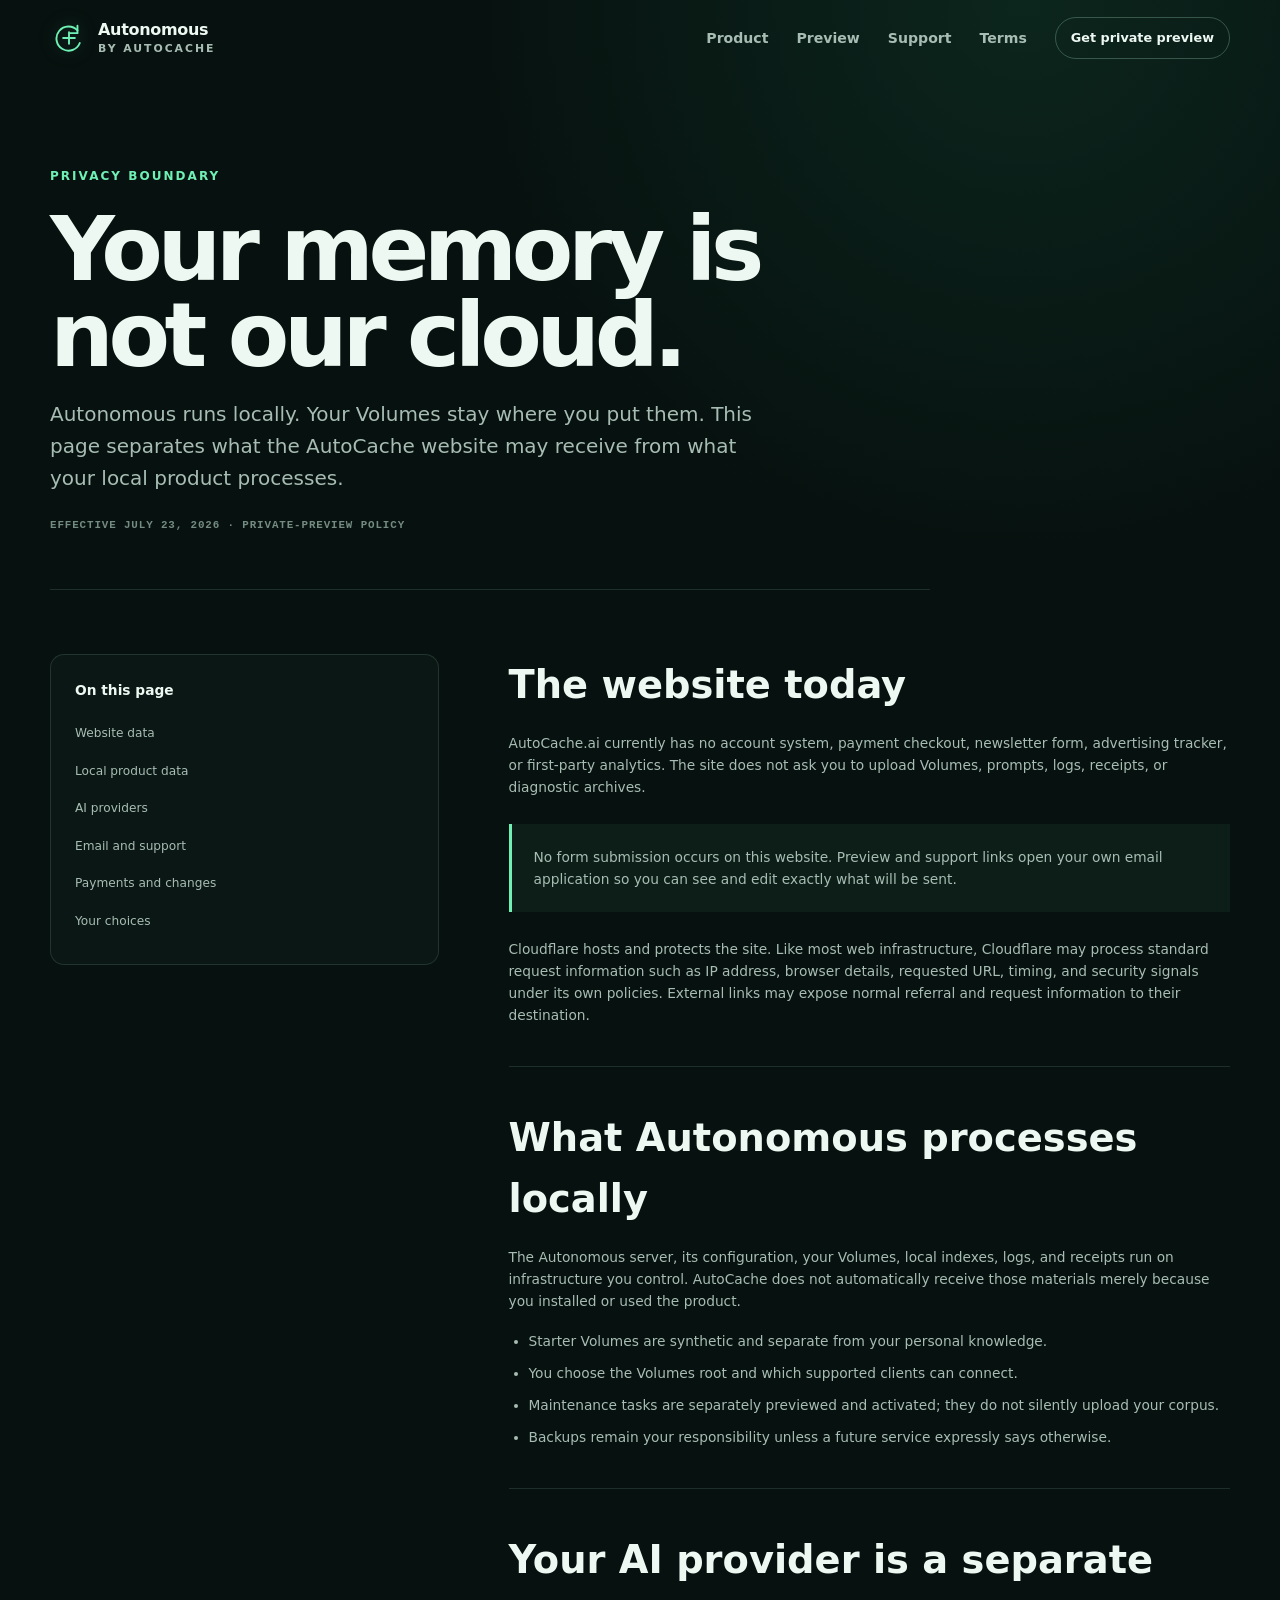
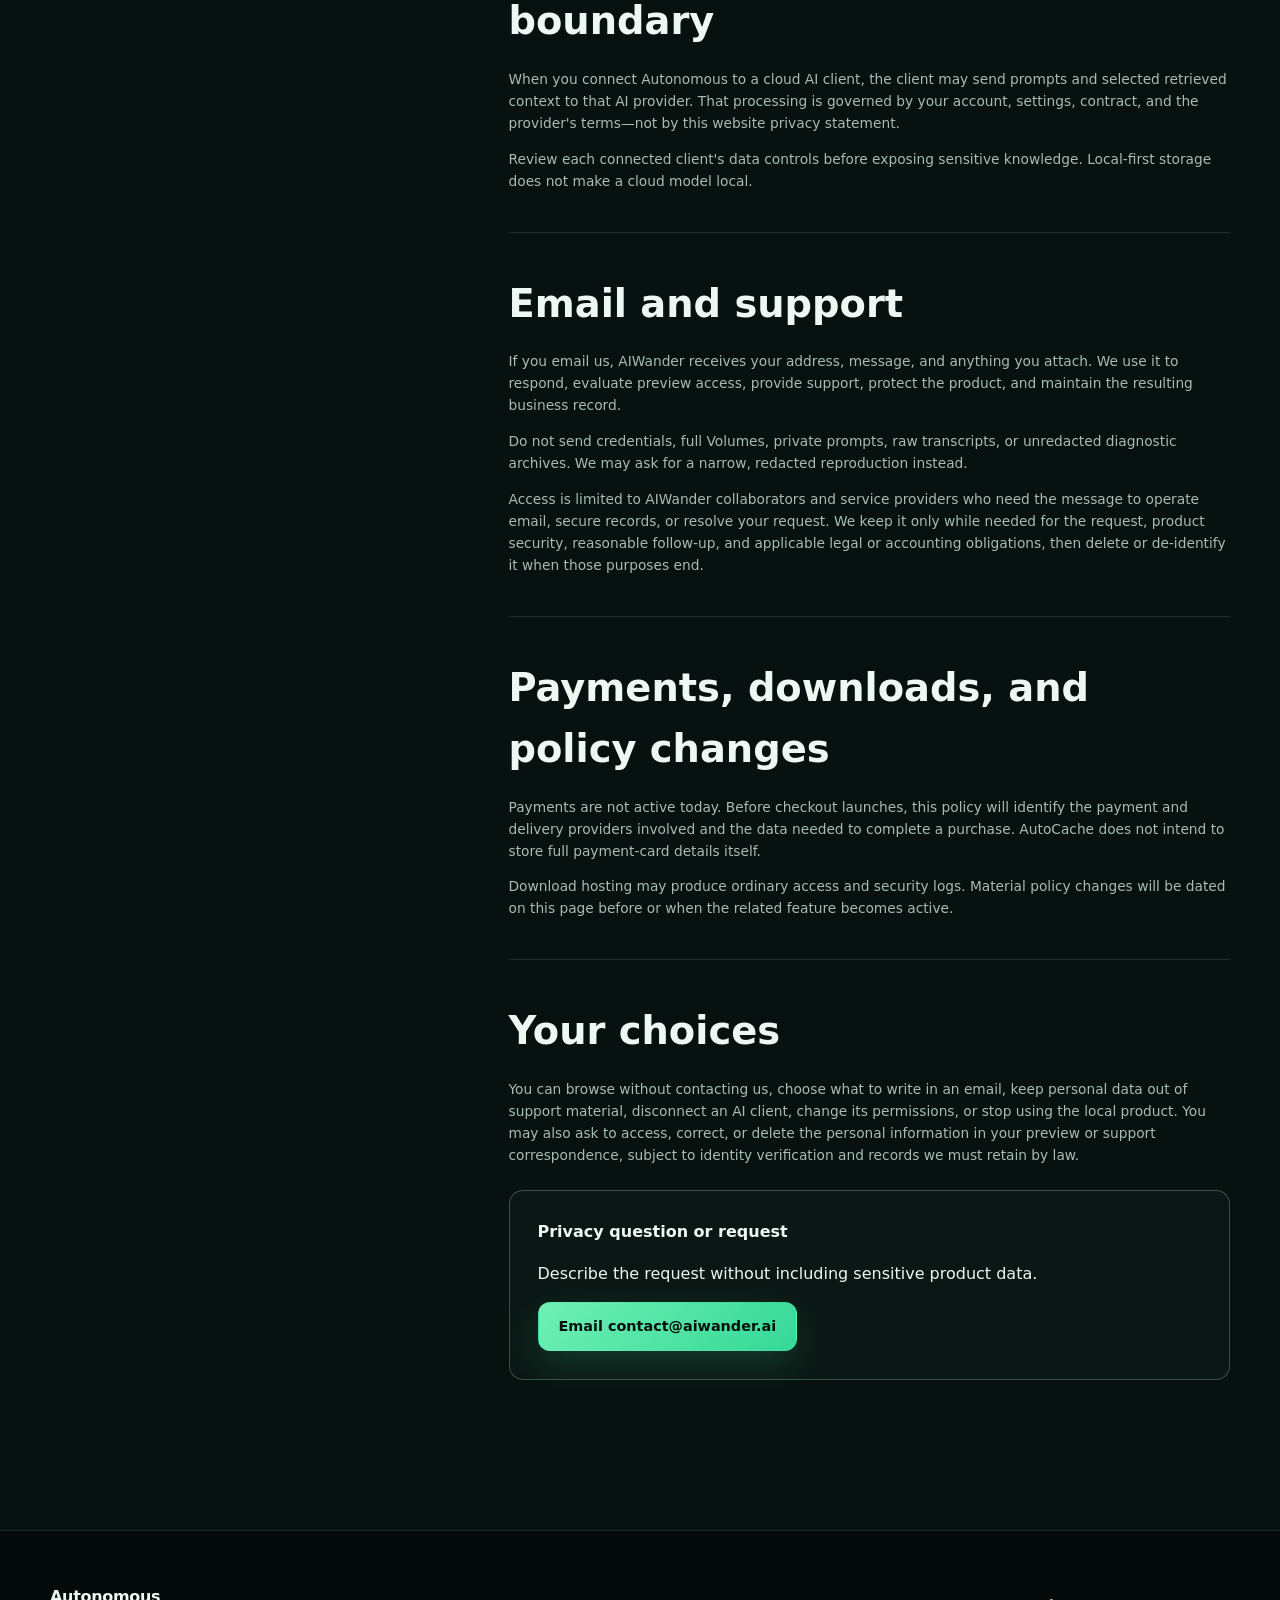
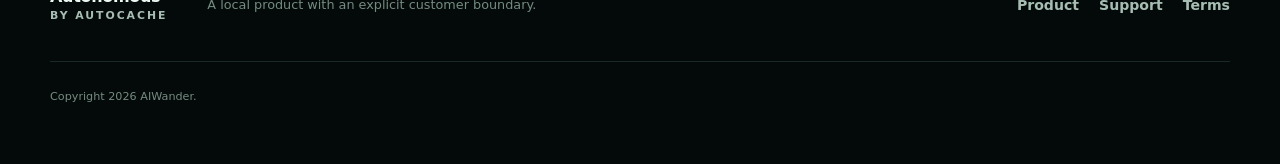
<file: privacy.html>
<!doctype html>
<html lang="en">
<head>
  <meta charset="utf-8">
  <meta name="viewport" content="width=device-width, initial-scale=1">
  <meta name="theme-color" content="#07110f">
  <meta name="description" content="The privacy boundary for the AutoCache website and the local Autonomous product.">
  <title>Privacy | Autonomous by AutoCache</title>
  <link rel="canonical" href="https://autocache.ai/privacy">
  <link rel="icon" href="/favicon.svg" type="image/svg+xml">
  <link rel="stylesheet" href="/styles.css">
  <script src="/script.js" defer></script>
</head>
<body class="detail-page">
  <a class="skip-link" href="#main">Skip to content</a>
  <header class="site-header detail-header" data-header>
    <div class="shell nav-shell">
      <a class="brand" href="/" aria-label="Autonomous by AutoCache home">
        <svg class="brand-mark" viewBox="0 0 44 44" aria-hidden="true">
          <path d="M31.8 13.2a14 14 0 1 0 2.7 14.6"/>
          <path d="M31.8 7.8v8.6h-8.6"/>
          <path d="M15.2 22h13.6M22 15.2v13.6"/>
        </svg>
        <span class="brand-copy"><strong>Autonomous</strong><small>by AutoCache</small></span>
      </a>
      <button class="nav-toggle" type="button" aria-expanded="false" aria-controls="site-nav" data-nav-toggle>
        <span></span><span></span><span></span><span class="sr-only">Open navigation</span>
      </button>
      <nav class="site-nav" id="site-nav" aria-label="Policy navigation" data-nav>
        <a href="/">Product</a>
        <a href="/start">Preview</a>
        <a href="/support">Support</a>
        <a href="/terms">Terms</a>
      </nav>
      <a class="nav-cta" href="/start">Get private preview</a>
    </div>
  </header>

  <main class="detail-main" id="main">
    <div class="shell">
      <header class="detail-hero">
        <div class="eyebrow">Privacy boundary</div>
        <h1>Your memory is not our cloud.</h1>
        <p>Autonomous runs locally. Your Volumes stay where you put them. This page separates what the AutoCache website may receive from what your local product processes.</p>
        <div class="detail-meta">Effective July 23, 2026 · Private-preview policy</div>
      </header>

      <div class="detail-grid">
        <aside class="detail-aside">
          <strong>On this page</strong>
          <a href="#website">Website data</a>
          <a href="#local">Local product data</a>
          <a href="#providers">AI providers</a>
          <a href="#email">Email and support</a>
          <a href="#future">Payments and changes</a>
          <a href="#choices">Your choices</a>
        </aside>

        <div>
          <section class="policy-section" id="website">
            <h2>The website today</h2>
            <p>AutoCache.ai currently has no account system, payment checkout, newsletter form, advertising tracker, or first-party analytics. The site does not ask you to upload Volumes, prompts, logs, receipts, or diagnostic archives.</p>
            <p class="policy-callout">No form submission occurs on this website. Preview and support links open your own email application so you can see and edit exactly what will be sent.</p>
            <p>Cloudflare hosts and protects the site. Like most web infrastructure, Cloudflare may process standard request information such as IP address, browser details, requested URL, timing, and security signals under its own policies. External links may expose normal referral and request information to their destination.</p>
          </section>

          <section class="policy-section" id="local">
            <h2>What Autonomous processes locally</h2>
            <p>The Autonomous server, its configuration, your Volumes, local indexes, logs, and receipts run on infrastructure you control. AutoCache does not automatically receive those materials merely because you installed or used the product.</p>
            <ul class="plain-list">
              <li>Starter Volumes are synthetic and separate from your personal knowledge.</li>
              <li>You choose the Volumes root and which supported clients can connect.</li>
              <li>Maintenance tasks are separately previewed and activated; they do not silently upload your corpus.</li>
              <li>Backups remain your responsibility unless a future service expressly says otherwise.</li>
            </ul>
          </section>

          <section class="policy-section" id="providers">
            <h2>Your AI provider is a separate boundary</h2>
            <p>When you connect Autonomous to a cloud AI client, the client may send prompts and selected retrieved context to that AI provider. That processing is governed by your account, settings, contract, and the provider's terms—not by this website privacy statement.</p>
            <p>Review each connected client's data controls before exposing sensitive knowledge. Local-first storage does not make a cloud model local.</p>
          </section>

          <section class="policy-section" id="email">
            <h2>Email and support</h2>
            <p>If you email us, AIWander receives your address, message, and anything you attach. We use it to respond, evaluate preview access, provide support, protect the product, and maintain the resulting business record.</p>
            <p>Do not send credentials, full Volumes, private prompts, raw transcripts, or unredacted diagnostic archives. We may ask for a narrow, redacted reproduction instead.</p>
            <p>Access is limited to AIWander collaborators and service providers who need the message to operate email, secure records, or resolve your request. We keep it only while needed for the request, product security, reasonable follow-up, and applicable legal or accounting obligations, then delete or de-identify it when those purposes end.</p>
          </section>

          <section class="policy-section" id="future">
            <h2>Payments, downloads, and policy changes</h2>
            <p>Payments are not active today. Before checkout launches, this policy will identify the payment and delivery providers involved and the data needed to complete a purchase. AutoCache does not intend to store full payment-card details itself.</p>
            <p>Download hosting may produce ordinary access and security logs. Material policy changes will be dated on this page before or when the related feature becomes active.</p>
          </section>

          <section class="policy-section" id="choices">
            <h2>Your choices</h2>
            <p>You can browse without contacting us, choose what to write in an email, keep personal data out of support material, disconnect an AI client, change its permissions, or stop using the local product. You may also ask to access, correct, or delete the personal information in your preview or support correspondence, subject to identity verification and records we must retain by law.</p>
            <div class="contact-card">
              <strong>Privacy question or request</strong>
              <span>Describe the request without including sensitive product data.</span>
              <a class="button button-primary" href="mailto:contact@aiwander.ai?subject=AutoCache%20privacy">Email contact@aiwander.ai</a>
            </div>
          </section>
        </div>
      </div>
    </div>
  </main>

  <footer class="site-footer">
    <div class="shell footer-grid">
      <a class="brand footer-brand" href="/" aria-label="Autonomous by AutoCache home"><span class="brand-copy"><strong>Autonomous</strong><small>by AutoCache</small></span></a>
      <p>A local product with an explicit customer boundary.</p>
      <div class="footer-links"><a href="/">Product</a><a href="/support">Support</a><a href="/terms">Terms</a></div>
      <small class="copyright">Copyright <span data-year>2026</span> AIWander.</small>
    </div>
  </footer>
</body>
</html>
</file>
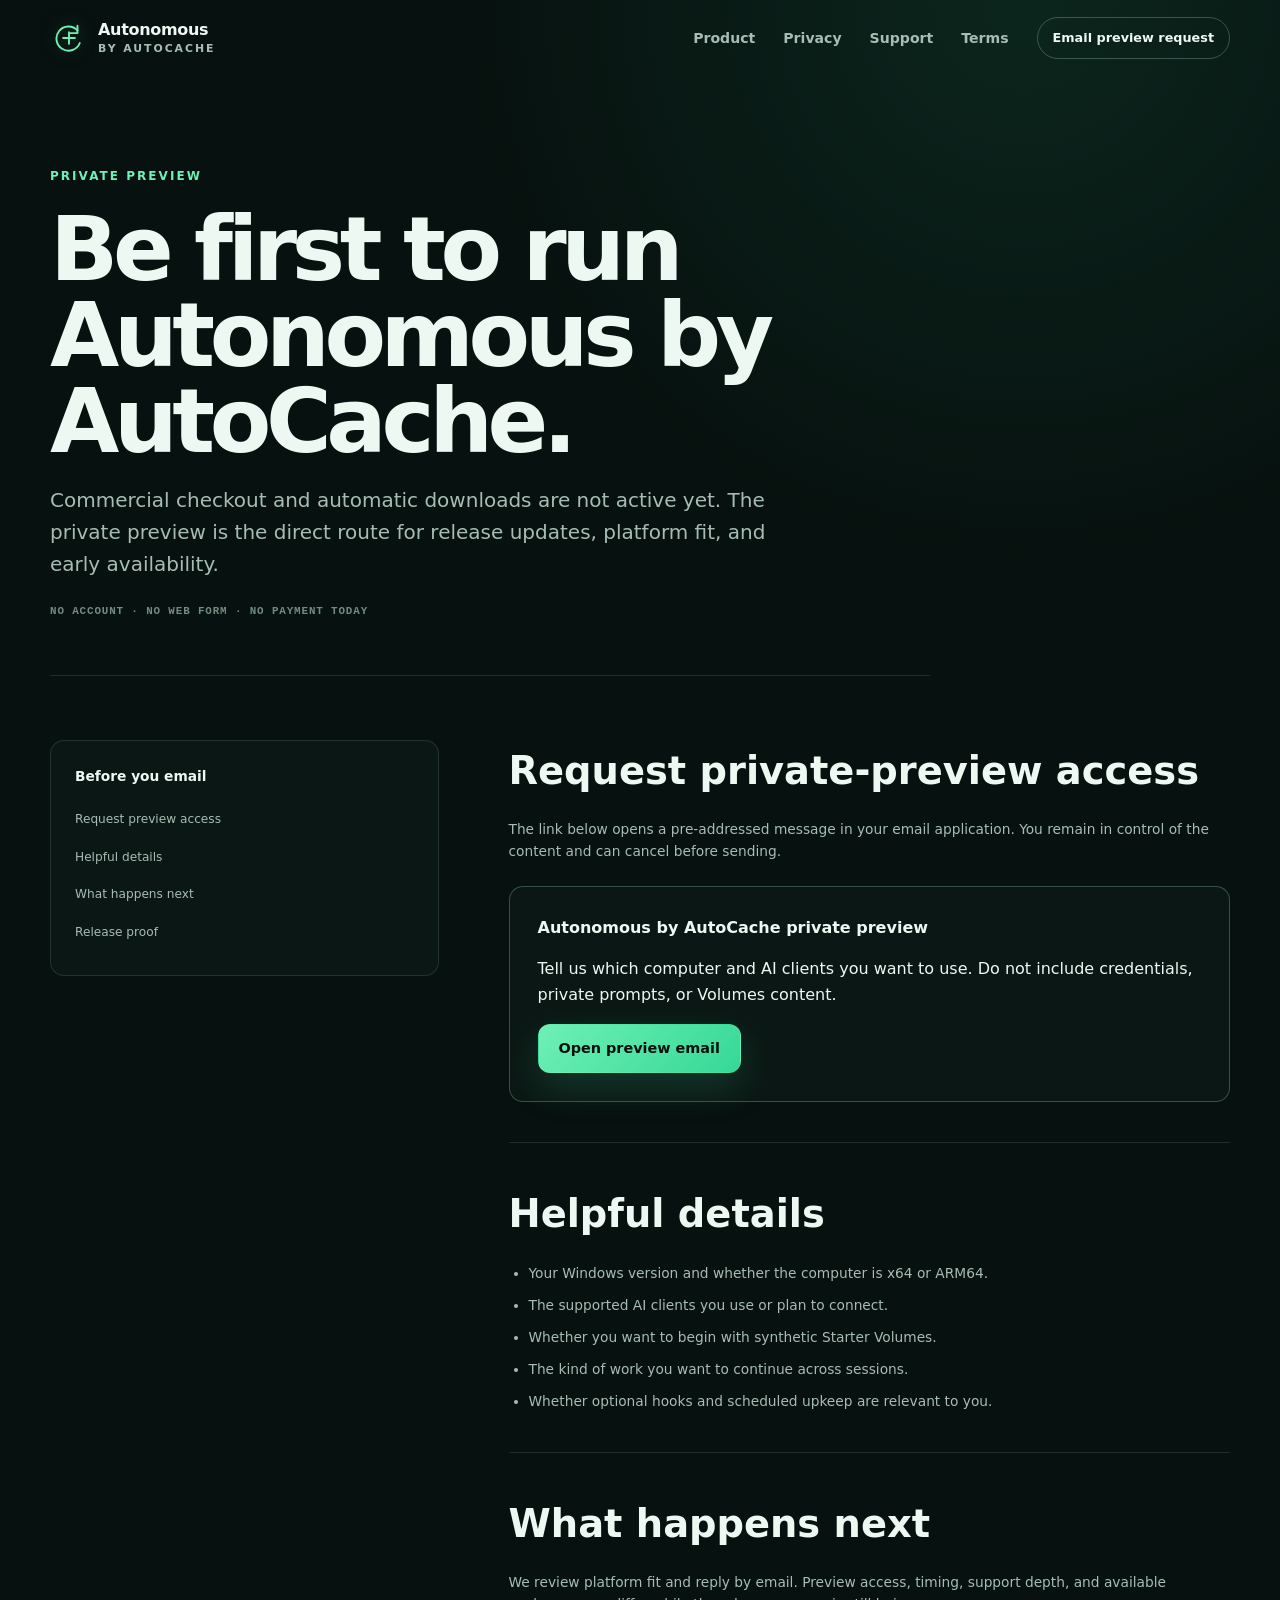
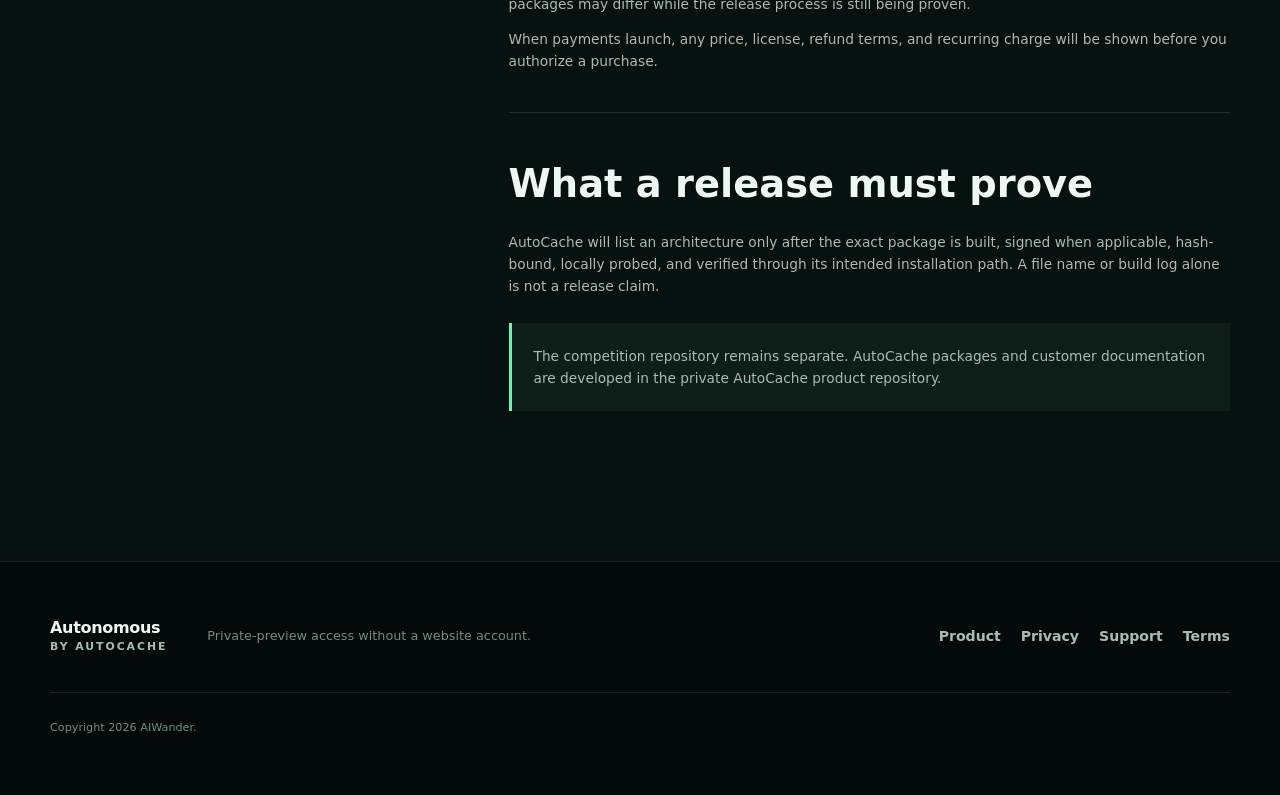
<file: start.html>
<!doctype html>
<html lang="en">
<head>
  <meta charset="utf-8">
  <meta name="viewport" content="width=device-width, initial-scale=1">
  <meta name="theme-color" content="#07110f">
  <meta name="description" content="Join the private preview for Autonomous by AutoCache.">
  <title>Private preview | Autonomous by AutoCache</title>
  <link rel="canonical" href="https://autocache.ai/start">
  <link rel="icon" href="/favicon.svg" type="image/svg+xml">
  <link rel="stylesheet" href="/styles.css">
  <script src="/script.js" defer></script>
</head>
<body class="detail-page">
  <a class="skip-link" href="#main">Skip to content</a>
  <header class="site-header detail-header" data-header>
    <div class="shell nav-shell">
      <a class="brand" href="/" aria-label="Autonomous by AutoCache home">
        <svg class="brand-mark" viewBox="0 0 44 44" aria-hidden="true">
          <path d="M31.8 13.2a14 14 0 1 0 2.7 14.6"/><path d="M31.8 7.8v8.6h-8.6"/><path d="M15.2 22h13.6M22 15.2v13.6"/>
        </svg>
        <span class="brand-copy"><strong>Autonomous</strong><small>by AutoCache</small></span>
      </a>
      <button class="nav-toggle" type="button" aria-expanded="false" aria-controls="site-nav" data-nav-toggle>
        <span></span><span></span><span></span><span class="sr-only">Open navigation</span>
      </button>
      <nav class="site-nav" id="site-nav" aria-label="Preview navigation" data-nav><a href="/">Product</a><a href="/privacy">Privacy</a><a href="/support">Support</a><a href="/terms">Terms</a></nav>
      <a class="nav-cta" href="mailto:contact@aiwander.ai?subject=Autonomous%20by%20AutoCache%20private%20preview">Email preview request</a>
    </div>
  </header>

  <main class="detail-main" id="main">
    <div class="shell">
      <header class="detail-hero">
        <div class="eyebrow">Private preview</div>
        <h1>Be first to run Autonomous by AutoCache.</h1>
        <p>Commercial checkout and automatic downloads are not active yet. The private preview is the direct route for release updates, platform fit, and early availability.</p>
        <div class="detail-meta">No account · No web form · No payment today</div>
      </header>

      <div class="detail-grid">
        <aside class="detail-aside">
          <strong>Before you email</strong>
          <a href="#request">Request preview access</a>
          <a href="#include">Helpful details</a>
          <a href="#expect">What happens next</a>
          <a href="#release">Release proof</a>
        </aside>

        <div>
          <section class="policy-section" id="request">
            <h2>Request private-preview access</h2>
            <p>The link below opens a pre-addressed message in your email application. You remain in control of the content and can cancel before sending.</p>
            <div class="contact-card">
              <strong>Autonomous by AutoCache private preview</strong>
              <span>Tell us which computer and AI clients you want to use. Do not include credentials, private prompts, or Volumes content.</span>
              <a class="button button-primary" href="mailto:contact@aiwander.ai?subject=Autonomous%20by%20AutoCache%20private%20preview&amp;body=Platform%20and%20architecture%3A%0ASupported%20AI%20clients%20I%20use%3A%0AStarter%20Volumes%20or%20my%20own%20knowledge%3A%0AWhat%20I%20want%20continuity%20for%3A%0A">Open preview email</a>
            </div>
          </section>

          <section class="policy-section" id="include">
            <h2>Helpful details</h2>
            <ul class="plain-list">
              <li>Your Windows version and whether the computer is x64 or ARM64.</li>
              <li>The supported AI clients you use or plan to connect.</li>
              <li>Whether you want to begin with synthetic Starter Volumes.</li>
              <li>The kind of work you want to continue across sessions.</li>
              <li>Whether optional hooks and scheduled upkeep are relevant to you.</li>
            </ul>
          </section>

          <section class="policy-section" id="expect">
            <h2>What happens next</h2>
            <p>We review platform fit and reply by email. Preview access, timing, support depth, and available packages may differ while the release process is still being proven.</p>
            <p>When payments launch, any price, license, refund terms, and recurring charge will be shown before you authorize a purchase.</p>
          </section>

          <section class="policy-section" id="release">
            <h2>What a release must prove</h2>
            <p>AutoCache will list an architecture only after the exact package is built, signed when applicable, hash-bound, locally probed, and verified through its intended installation path. A file name or build log alone is not a release claim.</p>
            <p class="policy-callout">The competition repository remains separate. AutoCache packages and customer documentation are developed in the private AutoCache product repository.</p>
          </section>
        </div>
      </div>
    </div>
  </main>

  <footer class="site-footer">
    <div class="shell footer-grid">
      <a class="brand footer-brand" href="/"><span class="brand-copy"><strong>Autonomous</strong><small>by AutoCache</small></span></a>
      <p>Private-preview access without a website account.</p>
      <div class="footer-links"><a href="/">Product</a><a href="/privacy">Privacy</a><a href="/support">Support</a><a href="/terms">Terms</a></div>
      <small class="copyright">Copyright <span data-year>2026</span> AIWander.</small>
    </div>
  </footer>
</body>
</html>
</file>
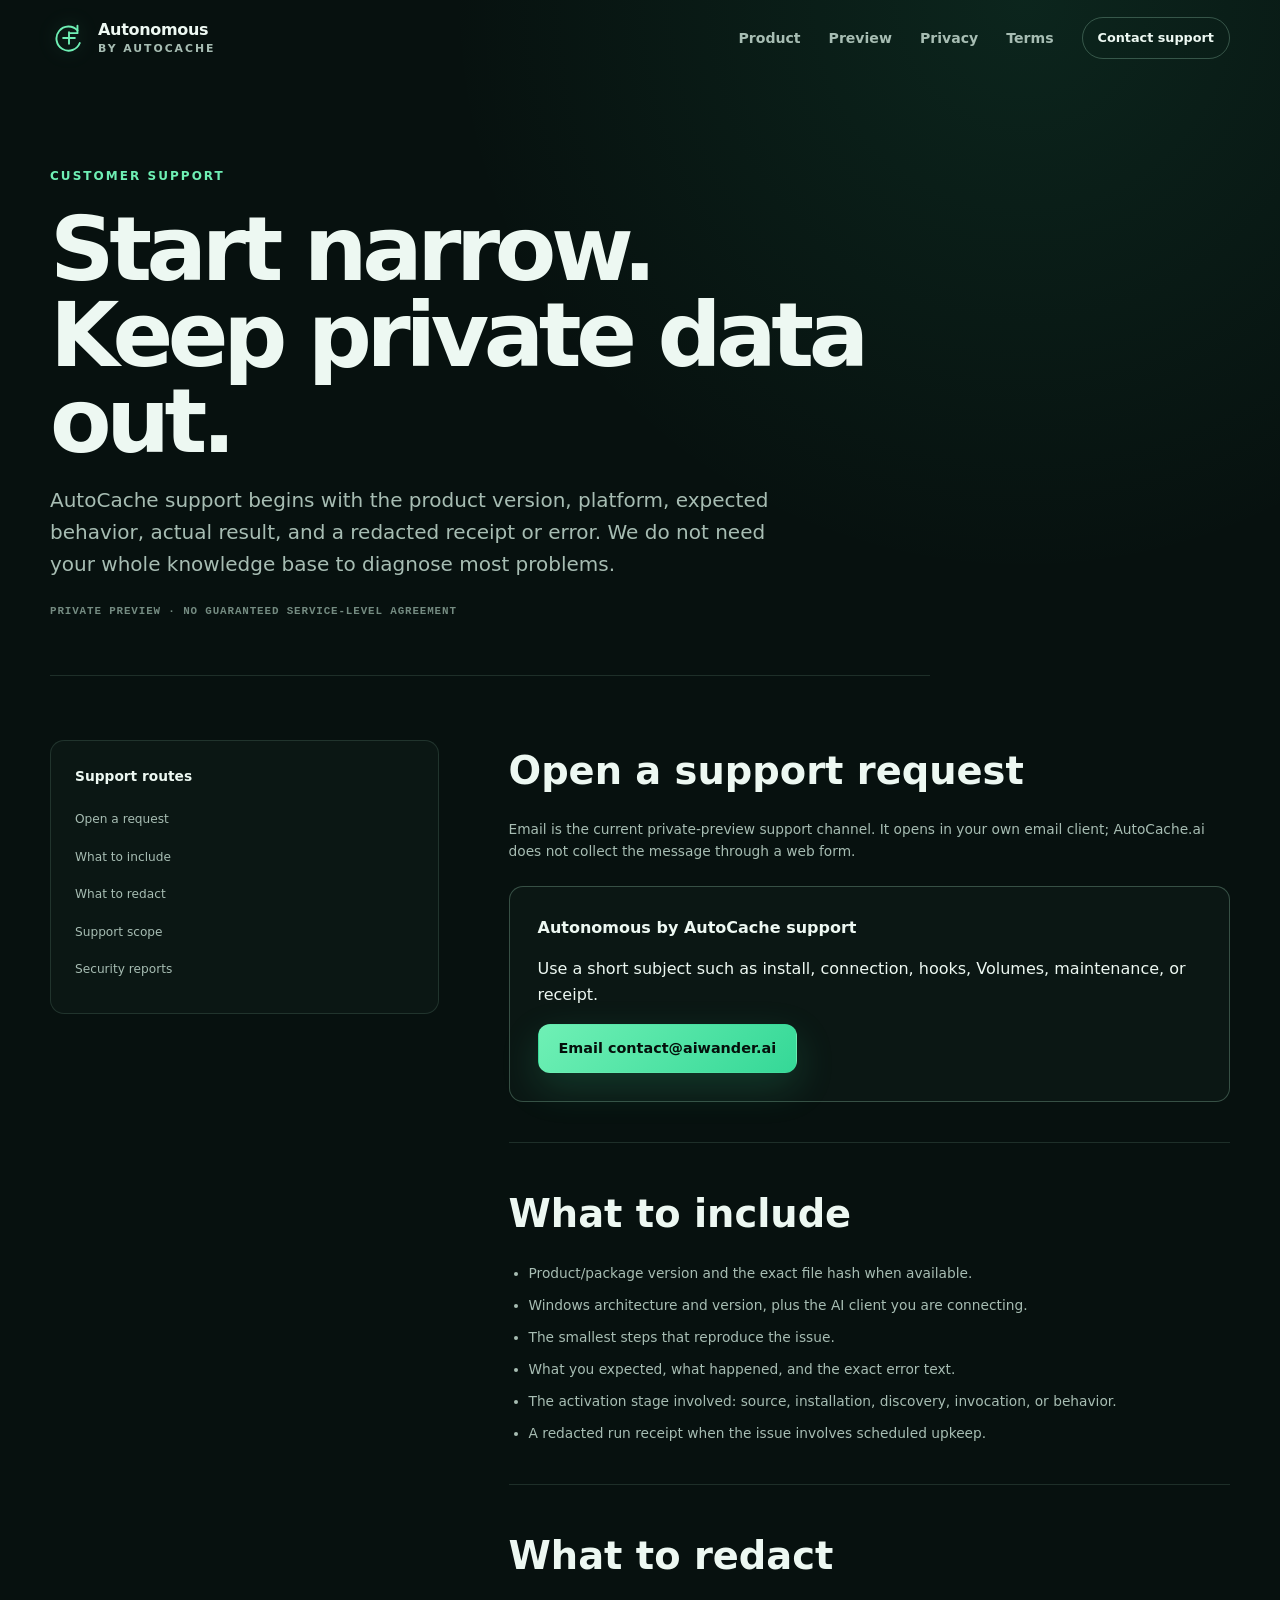
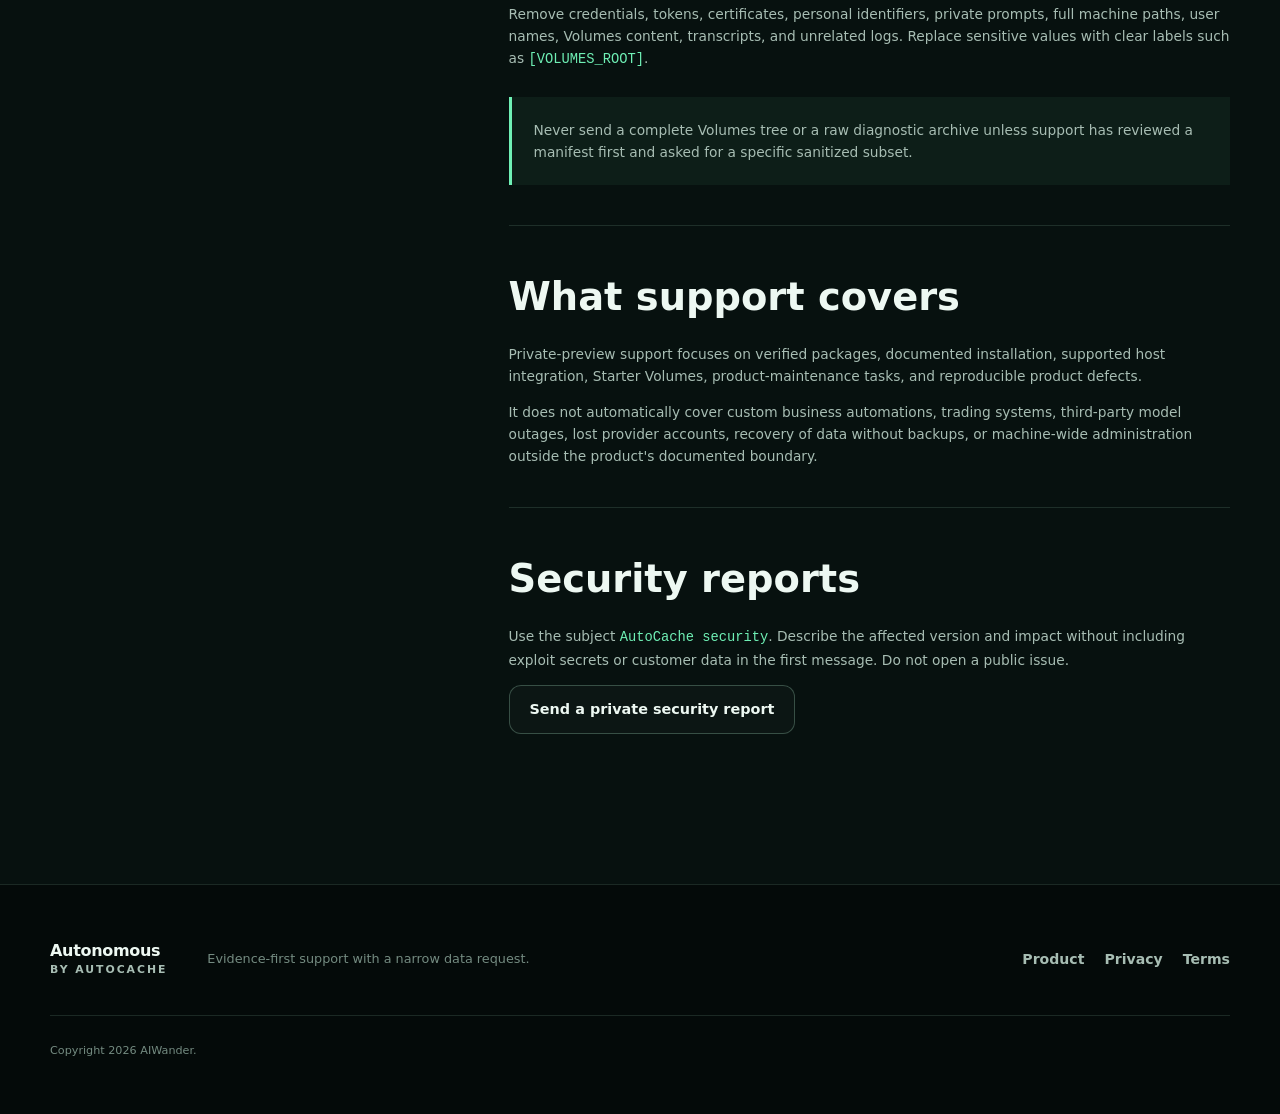
<file: support.html>
<!doctype html>
<html lang="en">
<head>
  <meta charset="utf-8">
  <meta name="viewport" content="width=device-width, initial-scale=1">
  <meta name="theme-color" content="#07110f">
  <meta name="description" content="Support, diagnostics, and security reporting for Autonomous by AutoCache.">
  <title>Support | Autonomous by AutoCache</title>
  <link rel="canonical" href="https://autocache.ai/support">
  <link rel="icon" href="/favicon.svg" type="image/svg+xml">
  <link rel="stylesheet" href="/styles.css">
  <script src="/script.js" defer></script>
</head>
<body class="detail-page">
  <a class="skip-link" href="#main">Skip to content</a>
  <header class="site-header detail-header" data-header>
    <div class="shell nav-shell">
      <a class="brand" href="/" aria-label="Autonomous by AutoCache home">
        <svg class="brand-mark" viewBox="0 0 44 44" aria-hidden="true">
          <path d="M31.8 13.2a14 14 0 1 0 2.7 14.6"/><path d="M31.8 7.8v8.6h-8.6"/><path d="M15.2 22h13.6M22 15.2v13.6"/>
        </svg>
        <span class="brand-copy"><strong>Autonomous</strong><small>by AutoCache</small></span>
      </a>
      <button class="nav-toggle" type="button" aria-expanded="false" aria-controls="site-nav" data-nav-toggle>
        <span></span><span></span><span></span><span class="sr-only">Open navigation</span>
      </button>
      <nav class="site-nav" id="site-nav" aria-label="Support navigation" data-nav><a href="/">Product</a><a href="/start">Preview</a><a href="/privacy">Privacy</a><a href="/terms">Terms</a></nav>
      <a class="nav-cta" href="mailto:contact@aiwander.ai?subject=AutoCache%20support">Contact support</a>
    </div>
  </header>

  <main class="detail-main" id="main">
    <div class="shell">
      <header class="detail-hero">
        <div class="eyebrow">Customer support</div>
        <h1>Start narrow. Keep private data out.</h1>
        <p>AutoCache support begins with the product version, platform, expected behavior, actual result, and a redacted receipt or error. We do not need your whole knowledge base to diagnose most problems.</p>
        <div class="detail-meta">Private preview · No guaranteed service-level agreement</div>
      </header>

      <div class="detail-grid">
        <aside class="detail-aside">
          <strong>Support routes</strong>
          <a href="#request">Open a request</a>
          <a href="#include">What to include</a>
          <a href="#redact">What to redact</a>
          <a href="#scope">Support scope</a>
          <a href="#security">Security reports</a>
        </aside>

        <div>
          <section class="policy-section" id="request">
            <h2>Open a support request</h2>
            <p>Email is the current private-preview support channel. It opens in your own email client; AutoCache.ai does not collect the message through a web form.</p>
            <div class="contact-card">
              <strong>Autonomous by AutoCache support</strong>
              <span>Use a short subject such as install, connection, hooks, Volumes, maintenance, or receipt.</span>
              <a class="button button-primary" href="mailto:contact@aiwander.ai?subject=AutoCache%20support">Email contact@aiwander.ai</a>
            </div>
          </section>

          <section class="policy-section" id="include">
            <h2>What to include</h2>
            <ul class="plain-list">
              <li>Product/package version and the exact file hash when available.</li>
              <li>Windows architecture and version, plus the AI client you are connecting.</li>
              <li>The smallest steps that reproduce the issue.</li>
              <li>What you expected, what happened, and the exact error text.</li>
              <li>The activation stage involved: source, installation, discovery, invocation, or behavior.</li>
              <li>A redacted run receipt when the issue involves scheduled upkeep.</li>
            </ul>
          </section>

          <section class="policy-section" id="redact">
            <h2>What to redact</h2>
            <p>Remove credentials, tokens, certificates, personal identifiers, private prompts, full machine paths, user names, Volumes content, transcripts, and unrelated logs. Replace sensitive values with clear labels such as <code>[VOLUMES_ROOT]</code>.</p>
            <p class="policy-callout">Never send a complete Volumes tree or a raw diagnostic archive unless support has reviewed a manifest first and asked for a specific sanitized subset.</p>
          </section>

          <section class="policy-section" id="scope">
            <h2>What support covers</h2>
            <p>Private-preview support focuses on verified packages, documented installation, supported host integration, Starter Volumes, product-maintenance tasks, and reproducible product defects.</p>
            <p>It does not automatically cover custom business automations, trading systems, third-party model outages, lost provider accounts, recovery of data without backups, or machine-wide administration outside the product's documented boundary.</p>
          </section>

          <section class="policy-section" id="security">
            <h2>Security reports</h2>
            <p>Use the subject <code>AutoCache security</code>. Describe the affected version and impact without including exploit secrets or customer data in the first message. Do not open a public issue.</p>
            <a class="button button-secondary" href="mailto:contact@aiwander.ai?subject=AutoCache%20security">Send a private security report</a>
          </section>
        </div>
      </div>
    </div>
  </main>

  <footer class="site-footer">
    <div class="shell footer-grid">
      <a class="brand footer-brand" href="/"><span class="brand-copy"><strong>Autonomous</strong><small>by AutoCache</small></span></a>
      <p>Evidence-first support with a narrow data request.</p>
      <div class="footer-links"><a href="/">Product</a><a href="/privacy">Privacy</a><a href="/terms">Terms</a></div>
      <small class="copyright">Copyright <span data-year>2026</span> AIWander.</small>
    </div>
  </footer>
</body>
</html>
</file>
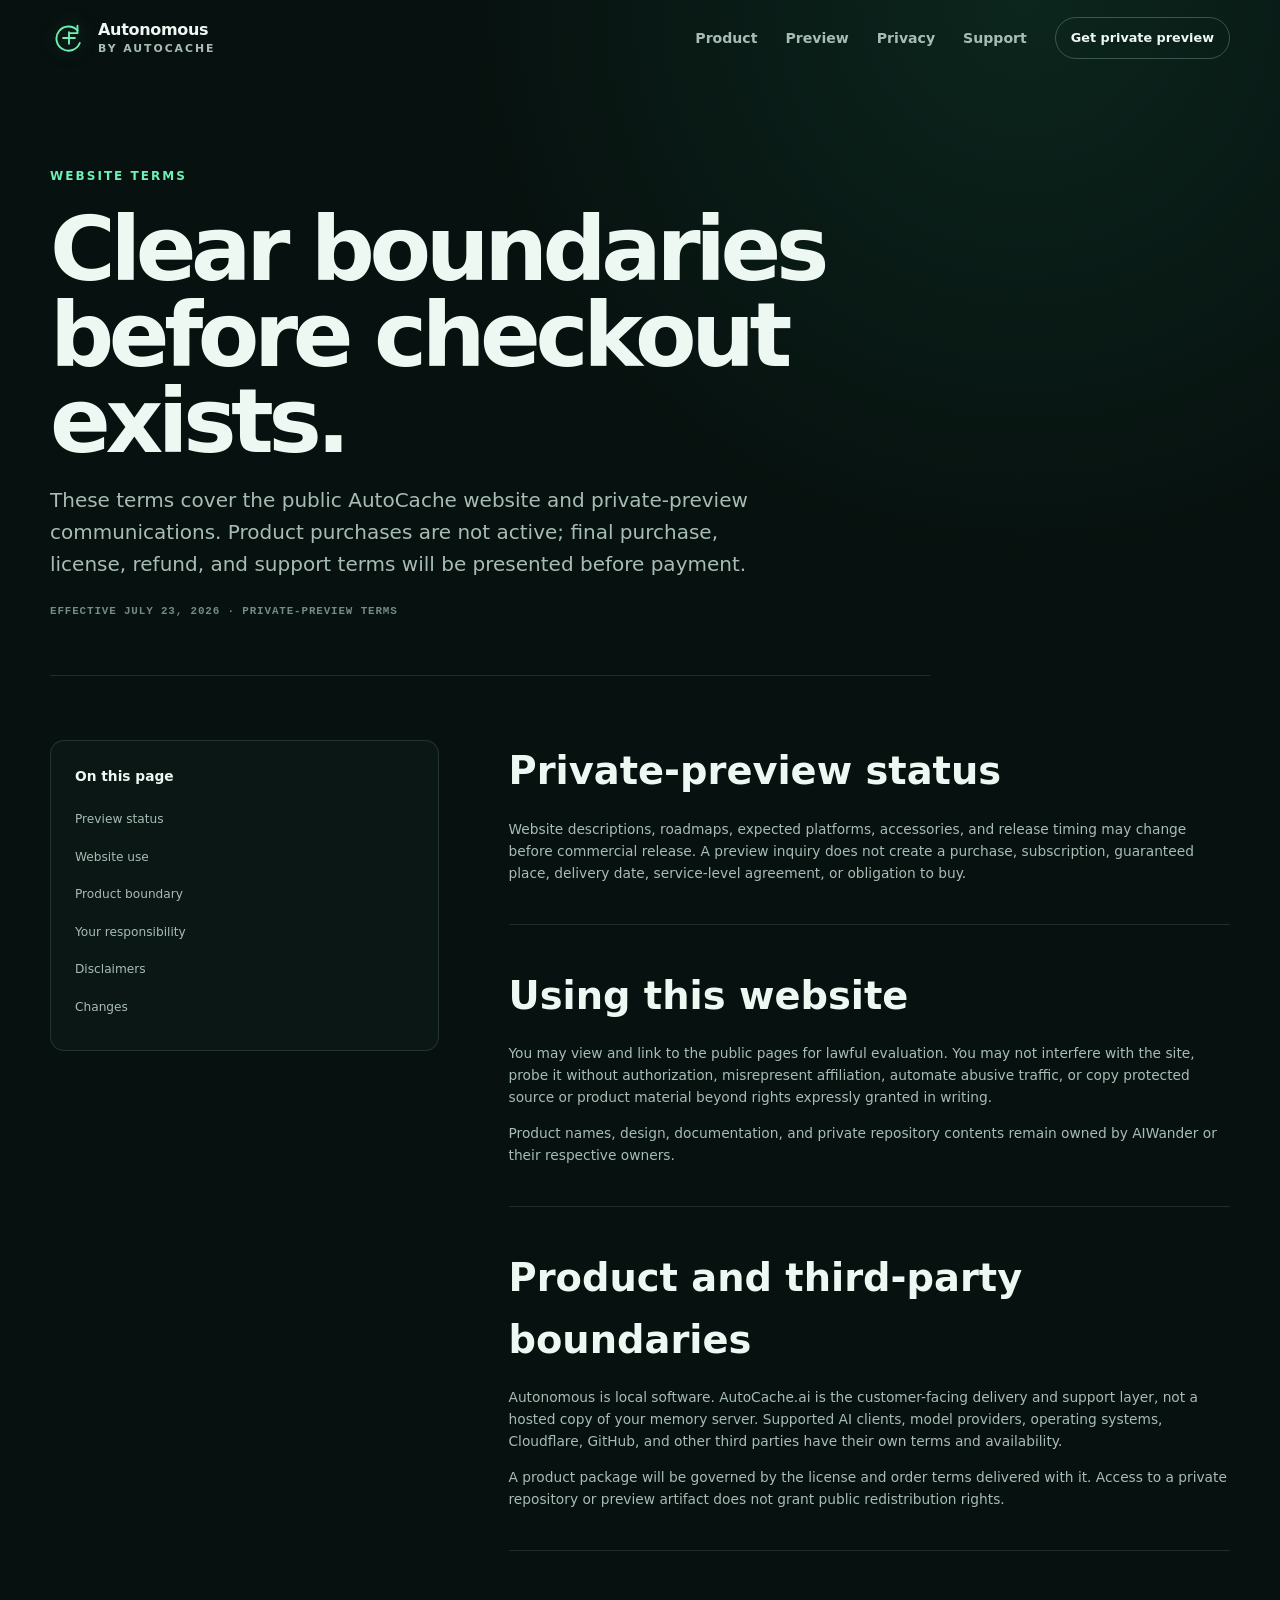
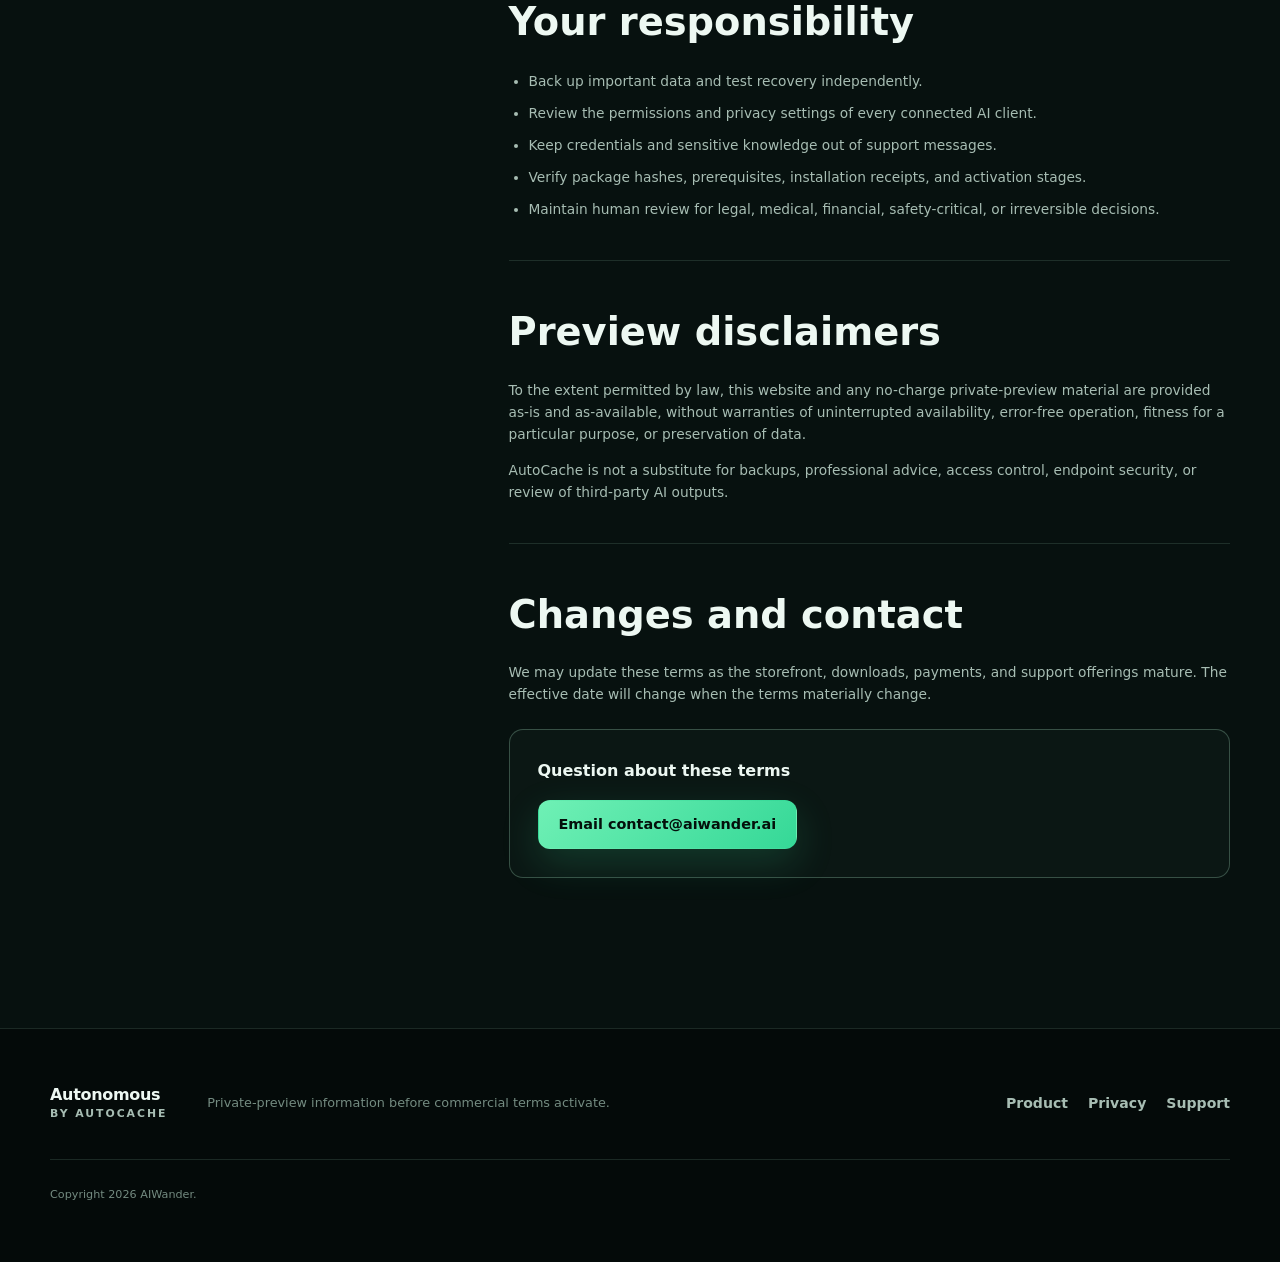
<file: terms.html>
<!doctype html>
<html lang="en">
<head>
  <meta charset="utf-8">
  <meta name="viewport" content="width=device-width, initial-scale=1">
  <meta name="theme-color" content="#07110f">
  <meta name="description" content="Private-preview website terms for Autonomous by AutoCache.">
  <title>Terms | Autonomous by AutoCache</title>
  <link rel="canonical" href="https://autocache.ai/terms">
  <link rel="icon" href="/favicon.svg" type="image/svg+xml">
  <link rel="stylesheet" href="/styles.css">
  <script src="/script.js" defer></script>
</head>
<body class="detail-page">
  <a class="skip-link" href="#main">Skip to content</a>
  <header class="site-header detail-header" data-header>
    <div class="shell nav-shell">
      <a class="brand" href="/" aria-label="Autonomous by AutoCache home">
        <svg class="brand-mark" viewBox="0 0 44 44" aria-hidden="true">
          <path d="M31.8 13.2a14 14 0 1 0 2.7 14.6"/><path d="M31.8 7.8v8.6h-8.6"/><path d="M15.2 22h13.6M22 15.2v13.6"/>
        </svg>
        <span class="brand-copy"><strong>Autonomous</strong><small>by AutoCache</small></span>
      </a>
      <button class="nav-toggle" type="button" aria-expanded="false" aria-controls="site-nav" data-nav-toggle>
        <span></span><span></span><span></span><span class="sr-only">Open navigation</span>
      </button>
      <nav class="site-nav" id="site-nav" aria-label="Terms navigation" data-nav><a href="/">Product</a><a href="/start">Preview</a><a href="/privacy">Privacy</a><a href="/support">Support</a></nav>
      <a class="nav-cta" href="/start">Get private preview</a>
    </div>
  </header>

  <main class="detail-main" id="main">
    <div class="shell">
      <header class="detail-hero">
        <div class="eyebrow">Website terms</div>
        <h1>Clear boundaries before checkout exists.</h1>
        <p>These terms cover the public AutoCache website and private-preview communications. Product purchases are not active; final purchase, license, refund, and support terms will be presented before payment.</p>
        <div class="detail-meta">Effective July 23, 2026 · Private-preview terms</div>
      </header>

      <div class="detail-grid">
        <aside class="detail-aside">
          <strong>On this page</strong>
          <a href="#status">Preview status</a>
          <a href="#website">Website use</a>
          <a href="#product">Product boundary</a>
          <a href="#responsibility">Your responsibility</a>
          <a href="#warranty">Disclaimers</a>
          <a href="#changes">Changes</a>
        </aside>

        <div>
          <section class="policy-section" id="status">
            <h2>Private-preview status</h2>
            <p>Website descriptions, roadmaps, expected platforms, accessories, and release timing may change before commercial release. A preview inquiry does not create a purchase, subscription, guaranteed place, delivery date, service-level agreement, or obligation to buy.</p>
          </section>

          <section class="policy-section" id="website">
            <h2>Using this website</h2>
            <p>You may view and link to the public pages for lawful evaluation. You may not interfere with the site, probe it without authorization, misrepresent affiliation, automate abusive traffic, or copy protected source or product material beyond rights expressly granted in writing.</p>
            <p>Product names, design, documentation, and private repository contents remain owned by AIWander or their respective owners.</p>
          </section>

          <section class="policy-section" id="product">
            <h2>Product and third-party boundaries</h2>
            <p>Autonomous is local software. AutoCache.ai is the customer-facing delivery and support layer, not a hosted copy of your memory server. Supported AI clients, model providers, operating systems, Cloudflare, GitHub, and other third parties have their own terms and availability.</p>
            <p>A product package will be governed by the license and order terms delivered with it. Access to a private repository or preview artifact does not grant public redistribution rights.</p>
          </section>

          <section class="policy-section" id="responsibility">
            <h2>Your responsibility</h2>
            <ul class="plain-list">
              <li>Back up important data and test recovery independently.</li>
              <li>Review the permissions and privacy settings of every connected AI client.</li>
              <li>Keep credentials and sensitive knowledge out of support messages.</li>
              <li>Verify package hashes, prerequisites, installation receipts, and activation stages.</li>
              <li>Maintain human review for legal, medical, financial, safety-critical, or irreversible decisions.</li>
            </ul>
          </section>

          <section class="policy-section" id="warranty">
            <h2>Preview disclaimers</h2>
            <p>To the extent permitted by law, this website and any no-charge private-preview material are provided as-is and as-available, without warranties of uninterrupted availability, error-free operation, fitness for a particular purpose, or preservation of data.</p>
            <p>AutoCache is not a substitute for backups, professional advice, access control, endpoint security, or review of third-party AI outputs.</p>
          </section>

          <section class="policy-section" id="changes">
            <h2>Changes and contact</h2>
            <p>We may update these terms as the storefront, downloads, payments, and support offerings mature. The effective date will change when the terms materially change.</p>
            <div class="contact-card">
              <strong>Question about these terms</strong>
              <a class="button button-primary" href="mailto:contact@aiwander.ai?subject=AutoCache%20terms">Email contact@aiwander.ai</a>
            </div>
          </section>
        </div>
      </div>
    </div>
  </main>

  <footer class="site-footer">
    <div class="shell footer-grid">
      <a class="brand footer-brand" href="/"><span class="brand-copy"><strong>Autonomous</strong><small>by AutoCache</small></span></a>
      <p>Private-preview information before commercial terms activate.</p>
      <div class="footer-links"><a href="/">Product</a><a href="/privacy">Privacy</a><a href="/support">Support</a></div>
      <small class="copyright">Copyright <span data-year>2026</span> AIWander.</small>
    </div>
  </footer>
</body>
</html>
</file>
<file: styles.css>
:root {
  --bg: #07110f;
  --bg-deep: #040a09;
  --surface: #0b1714;
  --surface-raised: #10201c;
  --surface-soft: #132720;
  --line: rgba(168, 224, 199, 0.14);
  --line-strong: rgba(168, 224, 199, 0.28);
  --text: #edf8f2;
  --muted: #a7bdb3;
  --faint: #748b81;
  --mint: #6ff0b5;
  --mint-strong: #35d897;
  --teal: #3ecfc1;
  --blue: #76a9ff;
  --amber: #e8c875;
  --danger: #ff8f83;
  --shadow: 0 28px 80px rgba(0, 0, 0, 0.35);
  --radius: 22px;
  --radius-sm: 14px;
  --shell: 1180px;
}

* {
  box-sizing: border-box;
}

html {
  scroll-behavior: smooth;
  scroll-padding-top: 96px;
}

body {
  margin: 0;
  min-width: 320px;
  color: var(--text);
  background:
    radial-gradient(circle at 18% 2%, rgba(53, 216, 151, 0.08), transparent 32rem),
    linear-gradient(180deg, var(--bg-deep), var(--bg) 18%, var(--bg));
  font-family: Inter, ui-sans-serif, system-ui, -apple-system, BlinkMacSystemFont, "Segoe UI", sans-serif;
  font-size: 16px;
  line-height: 1.6;
  -webkit-font-smoothing: antialiased;
  text-rendering: optimizeLegibility;
}

body.nav-open {
  overflow: hidden;
}

a {
  color: inherit;
  text-decoration: none;
}

button,
a {
  -webkit-tap-highlight-color: transparent;
}

button,
input {
  font: inherit;
}

p,
h1,
h2,
h3 {
  margin-top: 0;
}

p:last-child {
  margin-bottom: 0;
}

.shell {
  width: min(calc(100% - 40px), var(--shell));
  margin-inline: auto;
}

.sr-only {
  position: absolute;
  width: 1px;
  height: 1px;
  padding: 0;
  margin: -1px;
  overflow: hidden;
  clip: rect(0, 0, 0, 0);
  white-space: nowrap;
  border: 0;
}

.skip-link {
  position: fixed;
  z-index: 1000;
  top: 10px;
  left: 10px;
  padding: 10px 14px;
  color: #03100b;
  background: var(--mint);
  border-radius: 8px;
  transform: translateY(-150%);
  transition: transform 160ms ease;
}

.skip-link:focus {
  transform: translateY(0);
}

.site-header {
  position: fixed;
  z-index: 100;
  inset: 0 0 auto;
  border-bottom: 1px solid transparent;
  transition: background 180ms ease, border-color 180ms ease, backdrop-filter 180ms ease;
}

.site-header.is-scrolled {
  background: rgba(4, 10, 9, 0.82);
  border-color: var(--line);
  backdrop-filter: blur(18px);
}

.nav-shell {
  min-height: 76px;
  display: flex;
  align-items: center;
  gap: 28px;
}

.brand {
  display: inline-flex;
  align-items: center;
  gap: 10px;
  flex: 0 0 auto;
}

.brand-mark {
  width: 38px;
  height: 38px;
  fill: none;
  stroke: var(--mint);
  stroke-width: 2.2;
  stroke-linecap: round;
  stroke-linejoin: round;
  filter: drop-shadow(0 0 10px rgba(111, 240, 181, 0.22));
}

.brand-copy {
  display: grid;
  line-height: 1.05;
}

.brand-copy strong {
  font-size: 1rem;
  letter-spacing: -0.02em;
}

.brand-copy small {
  margin-top: 4px;
  color: var(--muted);
  font-size: 0.68rem;
  font-weight: 700;
  letter-spacing: 0.18em;
  text-transform: uppercase;
}

.site-nav {
  display: flex;
  align-items: center;
  justify-content: center;
  gap: 28px;
  margin-left: auto;
}

.site-nav a,
.footer-links a {
  color: var(--muted);
  font-size: 0.88rem;
  font-weight: 650;
  transition: color 150ms ease;
}

.site-nav a:hover,
.site-nav a:focus-visible,
.footer-links a:hover,
.footer-links a:focus-visible {
  color: var(--mint);
}

.nav-cta {
  padding: 10px 15px;
  border: 1px solid var(--line-strong);
  border-radius: 999px;
  color: var(--text);
  font-size: 0.8rem;
  font-weight: 750;
  transition: border-color 150ms ease, background 150ms ease, transform 150ms ease;
}

.nav-cta:hover,
.nav-cta:focus-visible {
  background: rgba(111, 240, 181, 0.08);
  border-color: rgba(111, 240, 181, 0.48);
  transform: translateY(-1px);
}

.nav-toggle {
  display: none;
  width: 42px;
  height: 42px;
  margin-left: auto;
  padding: 10px;
  border: 1px solid var(--line);
  border-radius: 10px;
  color: var(--text);
  background: var(--surface);
  cursor: pointer;
}

.nav-toggle span:not(.sr-only) {
  display: block;
  width: 100%;
  height: 2px;
  margin: 4px 0;
  background: currentColor;
  border-radius: 2px;
  transition: transform 160ms ease, opacity 160ms ease;
}

.nav-toggle[aria-expanded="true"] span:nth-child(1) {
  transform: translateY(6px) rotate(45deg);
}

.nav-toggle[aria-expanded="true"] span:nth-child(2) {
  opacity: 0;
}

.nav-toggle[aria-expanded="true"] span:nth-child(3) {
  transform: translateY(-6px) rotate(-45deg);
}

.hero {
  position: relative;
  overflow: hidden;
  padding: 158px 0 54px;
  border-bottom: 1px solid var(--line);
}

.hero::before {
  content: "";
  position: absolute;
  inset: 0;
  pointer-events: none;
  background-image:
    linear-gradient(rgba(130, 200, 169, 0.035) 1px, transparent 1px),
    linear-gradient(90deg, rgba(130, 200, 169, 0.035) 1px, transparent 1px);
  background-size: 56px 56px;
  mask-image: linear-gradient(to bottom, black, transparent 84%);
}

.hero-glow {
  position: absolute;
  width: 500px;
  height: 500px;
  border-radius: 50%;
  filter: blur(90px);
  opacity: 0.18;
  pointer-events: none;
}

.hero-glow-one {
  top: -220px;
  right: 4%;
  background: var(--mint-strong);
}

.hero-glow-two {
  bottom: -320px;
  left: 20%;
  background: var(--blue);
}

.hero-grid {
  position: relative;
  display: grid;
  grid-template-columns: minmax(0, 1.04fr) minmax(420px, 0.96fr);
  align-items: center;
  gap: 64px;
}

.eyebrow {
  display: flex;
  align-items: center;
  gap: 9px;
  margin-bottom: 20px;
  color: var(--mint);
  font-size: 0.75rem;
  font-weight: 800;
  letter-spacing: 0.17em;
  text-transform: uppercase;
}

.signal-dot {
  position: relative;
  width: 8px;
  height: 8px;
  background: var(--mint);
  border-radius: 50%;
  box-shadow: 0 0 18px var(--mint);
}

.signal-dot::after {
  content: "";
  position: absolute;
  inset: -5px;
  border: 1px solid rgba(111, 240, 181, 0.55);
  border-radius: 50%;
  animation: signal 2.2s ease-out infinite;
}

@keyframes signal {
  0% { opacity: 1; transform: scale(0.5); }
  70%, 100% { opacity: 0; transform: scale(1.45); }
}

.hero h1 {
  max-width: 720px;
  margin-bottom: 25px;
  font-size: clamp(3.3rem, 6.2vw, 6.4rem);
  line-height: 0.98;
  letter-spacing: -0.067em;
  text-wrap: balance;
}

.hero-lede {
  max-width: 660px;
  margin-bottom: 31px;
  color: var(--muted);
  font-size: clamp(1.05rem, 1.55vw, 1.24rem);
  line-height: 1.72;
}

.hero-actions,
.access-actions {
  display: flex;
  flex-wrap: wrap;
  gap: 12px;
}

.button {
  display: inline-flex;
  min-height: 48px;
  align-items: center;
  justify-content: center;
  padding: 12px 20px;
  border: 1px solid var(--line-strong);
  border-radius: 12px;
  font-size: 0.9rem;
  font-weight: 780;
  transition: transform 150ms ease, background 150ms ease, border-color 150ms ease, box-shadow 150ms ease;
}

.button:hover,
.button:focus-visible {
  transform: translateY(-2px);
}

.button-primary {
  color: #04100b;
  background: linear-gradient(135deg, var(--mint), var(--mint-strong));
  border-color: transparent;
  box-shadow: 0 14px 38px rgba(53, 216, 151, 0.18);
}

.button-primary:hover,
.button-primary:focus-visible {
  box-shadow: 0 18px 46px rgba(53, 216, 151, 0.27);
}

.button-secondary {
  background: rgba(255, 255, 255, 0.025);
}

.button-secondary:hover,
.button-secondary:focus-visible {
  background: rgba(111, 240, 181, 0.07);
  border-color: rgba(111, 240, 181, 0.42);
}

.microcopy {
  margin-top: 17px;
  color: var(--faint);
  font-size: 0.78rem;
}

.continuity-console {
  position: relative;
  overflow: hidden;
  border: 1px solid var(--line-strong);
  border-radius: var(--radius);
  background: rgba(5, 13, 11, 0.82);
  box-shadow: var(--shadow), inset 0 1px rgba(255, 255, 255, 0.04);
  transform: perspective(1000px) rotateY(-2deg) rotateX(1deg);
}

.continuity-console::after {
  content: "";
  position: absolute;
  inset: 0;
  pointer-events: none;
  background: linear-gradient(135deg, rgba(111, 240, 181, 0.07), transparent 38%);
}

.console-bar {
  display: grid;
  grid-template-columns: 1fr auto 1fr;
  align-items: center;
  min-height: 47px;
  padding: 0 16px;
  color: var(--faint);
  border-bottom: 1px solid var(--line);
  background: rgba(255, 255, 255, 0.02);
  font-family: "SFMono-Regular", Consolas, "Liberation Mono", monospace;
  font-size: 0.68rem;
}

.console-dots {
  display: flex;
  gap: 5px;
}

.console-dots span {
  width: 7px;
  height: 7px;
  background: var(--line-strong);
  border-radius: 50%;
}

.console-dots span:first-child {
  background: var(--mint);
}

.console-state {
  justify-self: end;
  color: var(--mint);
}

.console-body {
  position: relative;
  z-index: 1;
  padding: 25px;
}

.console-command {
  margin-bottom: 21px;
  color: var(--muted);
  font-family: "SFMono-Regular", Consolas, "Liberation Mono", monospace;
  font-size: 0.77rem;
}

.console-command span {
  margin-right: 9px;
  color: var(--mint);
}

.console-row {
  display: grid;
  grid-template-columns: 28px 1fr auto;
  align-items: start;
  gap: 12px;
  padding: 16px 0;
  border-top: 1px solid var(--line);
}

.console-row strong,
.console-result strong {
  display: block;
  font-size: 0.82rem;
}

.console-row small,
.console-result small {
  display: block;
  margin-top: 4px;
  color: var(--faint);
  font-family: "SFMono-Regular", Consolas, "Liberation Mono", monospace;
  font-size: 0.63rem;
  line-height: 1.5;
}

.console-check {
  display: grid;
  width: 26px;
  height: 26px;
  place-items: center;
  color: var(--mint);
  border: 1px solid rgba(111, 240, 181, 0.25);
  border-radius: 7px;
  background: rgba(111, 240, 181, 0.06);
  font-family: "SFMono-Regular", Consolas, monospace;
  font-size: 0.6rem;
}

.row-state {
  padding: 4px 7px;
  color: var(--mint);
  background: rgba(111, 240, 181, 0.06);
  border-radius: 6px;
  font-family: "SFMono-Regular", Consolas, monospace;
  font-size: 0.58rem;
  text-transform: uppercase;
}

.console-divider {
  height: 1px;
  margin: 4px 0 20px;
  background: linear-gradient(90deg, var(--mint), transparent);
}

.console-result {
  display: flex;
  align-items: center;
  gap: 14px;
}

.pulse-ring {
  position: relative;
  width: 32px;
  height: 32px;
  flex: 0 0 auto;
  border: 1px solid var(--mint);
  border-radius: 50%;
}

.pulse-ring::before {
  content: "";
  position: absolute;
  inset: 7px;
  background: var(--mint);
  border-radius: 50%;
  box-shadow: 0 0 16px rgba(111, 240, 181, 0.7);
}

.proof-strip {
  position: relative;
  display: flex;
  align-items: center;
  gap: 32px;
  margin-top: 70px;
  padding-top: 26px;
  border-top: 1px solid var(--line);
}

.proof-label {
  flex: 0 0 auto;
  color: var(--faint);
  font-size: 0.68rem;
  font-weight: 800;
  letter-spacing: 0.16em;
  text-transform: uppercase;
}

.proof-strip ol {
  display: grid;
  grid-template-columns: repeat(5, 1fr);
  width: 100%;
  gap: 16px;
  margin: 0;
  padding: 0;
  list-style: none;
}

.proof-strip li {
  display: flex;
  align-items: center;
  gap: 9px;
  color: var(--muted);
  font-size: 0.73rem;
  font-weight: 650;
}

.proof-strip li span {
  display: grid;
  width: 22px;
  height: 22px;
  place-items: center;
  color: var(--mint);
  border: 1px solid var(--line-strong);
  border-radius: 50%;
  font-size: 0.6rem;
}

.section {
  position: relative;
  padding: 118px 0;
}

.section-heading {
  max-width: 720px;
  margin-bottom: 52px;
}

.section-heading-wide {
  max-width: 880px;
}

.section-heading h2,
.sticky-copy h2,
.access-card h2 {
  margin-bottom: 22px;
  font-size: clamp(2.25rem, 4.7vw, 4.6rem);
  line-height: 1.04;
  letter-spacing: -0.052em;
  text-wrap: balance;
}

.section-heading p,
.sticky-copy > p,
.access-card p {
  color: var(--muted);
  font-size: 1.05rem;
  line-height: 1.75;
}

.problem-section {
  background: linear-gradient(180deg, rgba(255,255,255,0.012), transparent);
}

.three-grid,
.four-grid {
  display: grid;
  gap: 16px;
}

.three-grid {
  grid-template-columns: repeat(3, 1fr);
}

.four-grid {
  grid-template-columns: repeat(4, 1fr);
}

.problem-card,
.component-card,
.pack-card,
.trust-card {
  position: relative;
  overflow: hidden;
  border: 1px solid var(--line);
  border-radius: var(--radius);
  background: linear-gradient(150deg, rgba(255,255,255,0.032), rgba(255,255,255,0.008));
  transition: transform 180ms ease, border-color 180ms ease, background 180ms ease;
}

.problem-card:hover,
.component-card:hover,
.pack-card:hover,
.trust-card:hover {
  transform: translateY(-4px);
  border-color: var(--line-strong);
  background: linear-gradient(150deg, rgba(111,240,181,0.055), rgba(255,255,255,0.01));
}

.problem-card {
  min-height: 250px;
  padding: 30px;
}

.problem-card::after {
  content: "";
  position: absolute;
  right: -80px;
  bottom: -90px;
  width: 180px;
  height: 180px;
  border: 1px solid var(--line);
  border-radius: 50%;
}

.card-index,
.trust-number {
  display: block;
  margin-bottom: 58px;
  color: var(--mint);
  font-family: "SFMono-Regular", Consolas, monospace;
  font-size: 0.72rem;
}

.problem-card h3,
.component-card h3,
.pack-card h3,
.trust-card h3,
.volume-layer h3,
.upkeep-list h3,
.method-track h3 {
  margin-bottom: 10px;
  font-size: 1.16rem;
  line-height: 1.25;
  letter-spacing: -0.025em;
}

.problem-card p,
.component-card p,
.pack-card p,
.trust-card p,
.volume-layer p,
.upkeep-list p,
.method-track p {
  color: var(--muted);
  font-size: 0.9rem;
  line-height: 1.72;
}

.system-section {
  overflow: hidden;
  border-top: 1px solid var(--line);
  border-bottom: 1px solid var(--line);
  background:
    radial-gradient(circle at 80% 30%, rgba(62,207,193,0.07), transparent 34rem),
    var(--bg-deep);
}

.system-map {
  position: relative;
  display: grid;
  grid-template-columns: 1fr 70px 1.15fr 70px 1fr;
  align-items: center;
  margin: 70px 0;
}

.system-node {
  position: relative;
  z-index: 2;
  min-height: 186px;
  padding: 28px;
  border: 1px solid var(--line);
  border-radius: var(--radius);
  background: rgba(11, 23, 20, 0.92);
  box-shadow: 0 18px 50px rgba(0,0,0,0.2);
}

.system-node strong {
  display: block;
  margin: 14px 0 10px;
  font-size: 1.25rem;
}

.system-node small {
  color: var(--muted);
  line-height: 1.6;
}

.node-engine {
  border-color: rgba(111, 240, 181, 0.42);
  box-shadow: 0 24px 70px rgba(53, 216, 151, 0.08);
}

.node-kicker,
.meta,
.pack-label {
  color: var(--mint);
  font-size: 0.64rem;
  font-weight: 800;
  letter-spacing: 0.14em;
  text-transform: uppercase;
}

.flow-arrow {
  position: relative;
  height: 1px;
  background: var(--line-strong);
}

.flow-arrow::after {
  content: "";
  position: absolute;
  top: -4px;
  right: 0;
  width: 8px;
  height: 8px;
  border-top: 1px solid var(--mint);
  border-right: 1px solid var(--mint);
  transform: rotate(45deg);
}

.flow-arrow span {
  position: absolute;
  top: -2px;
  left: 5%;
  width: 5px;
  height: 5px;
  background: var(--mint);
  border-radius: 50%;
  box-shadow: 0 0 12px var(--mint);
  animation: flow 2.6s linear infinite;
}

@keyframes flow {
  from { left: 5%; opacity: 0; }
  15%, 85% { opacity: 1; }
  to { left: 88%; opacity: 0; }
}

.integrity-loop {
  position: absolute;
  z-index: 1;
  right: 7%;
  bottom: -38px;
  left: 32%;
  height: 88px;
  border: 1px dashed rgba(111, 240, 181, 0.35);
  border-top: 0;
  border-radius: 0 0 40px 40px;
}

.integrity-loop::before {
  content: "";
  position: absolute;
  top: -4px;
  left: -4px;
  width: 8px;
  height: 8px;
  border-bottom: 1px solid var(--mint);
  border-left: 1px solid var(--mint);
  transform: rotate(45deg);
}

.integrity-loop span {
  position: absolute;
  bottom: -11px;
  left: 50%;
  padding: 1px 10px;
  color: var(--mint);
  background: var(--bg-deep);
  font-family: "SFMono-Regular", Consolas, monospace;
  font-size: 0.6rem;
  letter-spacing: 0.11em;
  text-transform: uppercase;
  transform: translateX(-50%);
}

.component-grid {
  margin-top: 112px;
}

.component-card {
  min-height: 330px;
  padding: 28px;
}

.component-icon {
  position: relative;
  width: 45px;
  height: 45px;
  margin-bottom: 48px;
  border: 1px solid var(--line-strong);
  border-radius: 12px;
  background: rgba(111, 240, 181, 0.04);
}

.component-icon::before,
.component-icon::after {
  content: "";
  position: absolute;
}

.icon-engine::before {
  inset: 9px;
  border: 1px solid var(--mint);
  border-radius: 50%;
}

.icon-engine::after {
  top: 21px;
  left: 6px;
  width: 31px;
  height: 1px;
  background: var(--mint);
  box-shadow: 0 -7px rgba(111,240,181,0.45), 0 7px rgba(111,240,181,0.45);
}

.icon-volume::before {
  top: 10px;
  right: 9px;
  bottom: 10px;
  left: 9px;
  border: 1px solid var(--mint);
  transform: skewY(-8deg);
}

.icon-volume::after {
  top: 15px;
  left: 14px;
  width: 16px;
  height: 1px;
  background: var(--mint);
  box-shadow: 0 6px var(--mint), 0 12px rgba(111,240,181,0.5);
}

.icon-skill::before {
  inset: 10px;
  border: 1px solid var(--mint);
  border-radius: 4px;
  transform: rotate(45deg);
}

.icon-skill::after {
  top: 21px;
  left: 7px;
  width: 29px;
  height: 1px;
  background: var(--mint);
}

.icon-event::before {
  top: 7px;
  left: 21px;
  width: 1px;
  height: 29px;
  background: var(--mint);
}

.icon-event::after {
  top: 21px;
  left: 7px;
  width: 29px;
  height: 1px;
  background: var(--mint);
  box-shadow: 0 0 12px var(--mint);
}

.component-card .meta {
  display: block;
  margin-bottom: 12px;
}

.volumes-section {
  background:
    linear-gradient(90deg, transparent 49.95%, var(--line) 50%, transparent 50.05%),
    radial-gradient(circle at 70% 50%, rgba(118,169,255,0.055), transparent 38rem);
}

.split-layout {
  display: grid;
  grid-template-columns: 0.9fr 1.1fr;
  align-items: start;
  gap: 100px;
}

.sticky-copy {
  position: sticky;
  top: 125px;
}

.ownership-note {
  margin-top: 36px;
  padding: 20px;
  border: 1px solid rgba(111, 240, 181, 0.24);
  border-radius: var(--radius-sm);
  background: rgba(111, 240, 181, 0.04);
}

.ownership-note strong,
.ownership-note span {
  display: block;
}

.ownership-note strong {
  margin-bottom: 7px;
  font-size: 0.86rem;
}

.ownership-note span {
  color: var(--muted);
  font-size: 0.8rem;
  line-height: 1.6;
}

.volume-stack {
  display: grid;
  gap: 14px;
  counter-reset: volume;
}

.volume-layer {
  display: grid;
  grid-template-columns: 48px 1fr;
  gap: 22px;
  padding: 28px;
  border: 1px solid var(--line);
  border-radius: var(--radius);
  background: rgba(11, 23, 20, 0.78);
  transition: border-color 180ms ease, transform 180ms ease;
}

.volume-layer:hover {
  border-color: var(--line-strong);
  transform: translateX(5px);
}

.layer-number {
  display: grid;
  width: 42px;
  height: 42px;
  place-items: center;
  color: var(--mint);
  border: 1px solid var(--line-strong);
  border-radius: 50%;
  font-family: "SFMono-Regular", Consolas, monospace;
  font-size: 0.7rem;
}

.volume-layer .meta {
  display: block;
  margin-bottom: 9px;
}

.volume-layer h3 {
  font-size: 1.23rem;
}

.method-section {
  overflow: hidden;
  border-top: 1px solid var(--line);
  border-bottom: 1px solid var(--line);
  background: var(--bg-deep);
}

.method-track {
  display: grid;
  grid-template-columns: repeat(5, 1fr);
  gap: 0;
  border: 1px solid var(--line);
  border-radius: var(--radius);
  background: var(--surface);
}

.method-track article {
  position: relative;
  min-height: 255px;
  padding: 25px;
  border-right: 1px solid var(--line);
}

.method-track article:last-child {
  border-right: 0;
}

.method-track article::after {
  content: "";
  position: absolute;
  top: 47px;
  right: -5px;
  z-index: 2;
  width: 9px;
  height: 9px;
  border-top: 1px solid var(--mint);
  border-right: 1px solid var(--mint);
  background: var(--surface);
  transform: rotate(45deg);
}

.method-track article:last-child::after {
  display: none;
}

.method-track span {
  display: block;
  margin-bottom: 61px;
  color: var(--mint);
  font-family: "SFMono-Regular", Consolas, monospace;
  font-size: 0.7rem;
}

.upkeep-section {
  overflow: hidden;
}

.upkeep-section::before {
  content: "";
  position: absolute;
  top: 0;
  right: -20%;
  width: 70%;
  height: 50%;
  pointer-events: none;
  background: radial-gradient(circle, rgba(53,216,151,0.07), transparent 67%);
}

.upkeep-layout {
  display: grid;
  grid-template-columns: minmax(410px, 0.94fr) 1.06fr;
  align-items: center;
  gap: 90px;
  margin: 80px 0 90px;
}

.cycle-visual {
  position: relative;
  width: min(100%, 520px);
  aspect-ratio: 1;
  margin-inline: auto;
  border: 1px solid var(--line);
  border-radius: 50%;
  background:
    radial-gradient(circle, rgba(111,240,181,0.09) 0 19%, transparent 20% 42%, rgba(111,240,181,0.045) 43% 44%, transparent 45%),
    rgba(5,13,11,0.65);
  box-shadow: inset 0 0 90px rgba(0,0,0,0.4);
}

.cycle-visual::before,
.cycle-visual::after {
  content: "";
  position: absolute;
  inset: 9%;
  border: 1px dashed rgba(111,240,181,0.24);
  border-radius: 50%;
  animation: rotate 34s linear infinite;
}

.cycle-visual::after {
  inset: 29%;
  border-style: solid;
  border-color: rgba(111,240,181,0.14);
  animation-direction: reverse;
  animation-duration: 22s;
}

@keyframes rotate {
  to { transform: rotate(360deg); }
}

.cycle-core {
  position: absolute;
  z-index: 3;
  top: 50%;
  left: 50%;
  display: grid;
  width: 35%;
  aspect-ratio: 1;
  place-content: center;
  text-align: center;
  border: 1px solid rgba(111,240,181,0.32);
  border-radius: 50%;
  background: var(--surface);
  box-shadow: 0 0 70px rgba(53,216,151,0.12);
  transform: translate(-50%, -50%);
}

.cycle-core span,
.cycle-core small {
  color: var(--faint);
  font-family: "SFMono-Regular", Consolas, monospace;
  font-size: 0.58rem;
  text-transform: uppercase;
}

.cycle-core strong {
  margin: 4px 0;
  color: var(--mint);
  font-size: 0.85rem;
}

.cycle-item {
  position: absolute;
  z-index: 3;
  display: grid;
  min-width: 118px;
  padding: 12px 14px;
  border: 1px solid var(--line-strong);
  border-radius: 12px;
  background: rgba(11,23,20,0.96);
  box-shadow: 0 12px 40px rgba(0,0,0,0.3);
}

.cycle-item span {
  position: absolute;
  top: -9px;
  right: -9px;
  display: grid;
  width: 24px;
  height: 24px;
  place-items: center;
  color: #04100b;
  background: var(--mint);
  border-radius: 50%;
  font-size: 0.6rem;
  font-weight: 800;
}

.cycle-item strong {
  font-size: 0.8rem;
}

.cycle-item small {
  color: var(--faint);
  font-size: 0.64rem;
}

.cycle-detect { top: 4%; left: 50%; transform: translateX(-50%); }
.cycle-refresh { top: 50%; right: -2%; transform: translateY(-50%); }
.cycle-reconcile { bottom: 4%; left: 50%; transform: translateX(-50%); }
.cycle-prove { top: 50%; left: -2%; transform: translateY(-50%); }

.upkeep-list {
  display: grid;
  gap: 5px;
}

.upkeep-list article {
  display: grid;
  grid-template-columns: 18px 1fr;
  gap: 15px;
  padding: 23px 0;
  border-bottom: 1px solid var(--line);
}

.upkeep-list article:last-child {
  border-bottom: 0;
}

.upkeep-marker {
  width: 10px;
  height: 10px;
  margin-top: 6px;
  border: 2px solid var(--mint);
  border-radius: 50%;
  box-shadow: 0 0 12px rgba(111,240,181,0.35);
}

.pack-grid {
  display: grid;
  grid-template-columns: repeat(3, 1fr);
  gap: 16px;
}

.pack-card {
  min-height: 420px;
  padding: 30px;
}

.pack-core {
  border-color: rgba(111, 240, 181, 0.34);
  background: linear-gradient(155deg, rgba(111,240,181,0.075), rgba(255,255,255,0.008));
}

.pack-label {
  display: inline-flex;
  margin-bottom: 60px;
  padding: 6px 9px;
  border: 1px solid var(--line-strong);
  border-radius: 999px;
}

.pack-card h3 {
  font-size: 1.35rem;
}

.pack-card ul {
  display: grid;
  gap: 10px;
  margin: 25px 0 0;
  padding: 22px 0 0;
  border-top: 1px solid var(--line);
  list-style: none;
}

.pack-card li {
  position: relative;
  padding-left: 18px;
  color: var(--muted);
  font-size: 0.78rem;
}

.pack-card li::before {
  content: "";
  position: absolute;
  top: 0.72em;
  left: 0;
  width: 7px;
  height: 1px;
  background: var(--mint);
}

.trust-section {
  border-top: 1px solid var(--line);
  background:
    radial-gradient(circle at 20% 20%, rgba(118,169,255,0.05), transparent 35rem),
    var(--bg-deep);
}

.trust-grid {
  display: grid;
  grid-template-columns: repeat(3, 1fr);
  gap: 16px;
}

.trust-card {
  min-height: 290px;
  padding: 28px;
}

.trust-number {
  margin-bottom: 52px;
}

.access-section {
  padding: 95px 0;
  background:
    radial-gradient(circle at 90% 50%, rgba(53,216,151,0.1), transparent 32rem),
    var(--bg);
}

.access-card {
  display: grid;
  grid-template-columns: 1fr auto;
  align-items: end;
  gap: 60px;
  padding: 50px;
  border: 1px solid rgba(111,240,181,0.28);
  border-radius: 28px;
  background:
    linear-gradient(120deg, rgba(111,240,181,0.075), transparent 45%),
    var(--surface);
  box-shadow: var(--shadow);
}

.access-card > div:first-child {
  max-width: 720px;
}

.access-card h2 {
  font-size: clamp(2.2rem, 4.3vw, 4rem);
}

.access-actions {
  flex-direction: column;
  min-width: 230px;
}

.site-footer {
  padding: 58px 0;
  border-top: 1px solid var(--line);
  background: var(--bg-deep);
}

.footer-grid {
  display: grid;
  grid-template-columns: auto 1fr auto;
  align-items: center;
  gap: 40px;
}

.footer-grid > p {
  margin: 0;
  color: var(--faint);
  font-size: 0.8rem;
}

.footer-links {
  display: flex;
  gap: 20px;
}

.copyright {
  grid-column: 1 / -1;
  padding-top: 26px;
  color: var(--faint);
  border-top: 1px solid var(--line);
  font-size: 0.7rem;
}

.storefront-strip {
  border-top: 1px solid var(--line);
  border-bottom: 1px solid var(--line);
  background: rgba(7, 17, 15, 0.7);
}

.storefront-strip-grid {
  display: grid;
  grid-template-columns: repeat(4, 1fr);
}

.storefront-strip-grid > div {
  min-height: 116px;
  padding: 28px 24px;
  border-right: 1px solid var(--line);
}

.storefront-strip-grid > div:first-child {
  border-left: 1px solid var(--line);
}

.storefront-strip-grid strong,
.storefront-strip-grid span {
  display: block;
}

.storefront-strip-grid strong {
  margin-bottom: 7px;
  color: var(--text);
  font-size: 0.9rem;
}

.storefront-strip-grid span {
  color: var(--muted);
  font-size: 0.75rem;
  line-height: 1.55;
}

.included-section {
  background:
    radial-gradient(circle at 15% 0%, rgba(53,216,151,0.08), transparent 34rem),
    var(--bg-deep);
}

.product-grid {
  display: grid;
  grid-template-columns: repeat(3, minmax(0, 1fr));
  gap: 18px;
}

.product-card {
  min-height: 275px;
  padding: 28px;
  border: 1px solid var(--line);
  border-radius: var(--radius);
  background: var(--surface);
  box-shadow: var(--shadow-soft);
}

.product-card.product-core {
  border-color: rgba(111,240,181,0.32);
  background:
    linear-gradient(145deg, rgba(111,240,181,0.09), transparent 56%),
    var(--surface);
}

.product-badge {
  display: inline-flex;
  padding: 7px 10px;
  border: 1px solid var(--line-strong);
  border-radius: 999px;
  color: var(--mint);
  background: rgba(111,240,181,0.06);
  font: 700 0.62rem/1 "SFMono-Regular", Consolas, monospace;
  letter-spacing: 0.09em;
  text-transform: uppercase;
}

.product-card h3 {
  margin: 36px 0 10px;
  font-size: 1.25rem;
}

.product-card p {
  margin: 0;
  color: var(--muted);
  font-size: 0.82rem;
}

.product-card small {
  display: block;
  margin-top: 20px;
  color: var(--faint);
  font-size: 0.68rem;
}

code {
  color: var(--mint);
  font-family: "SFMono-Regular", Consolas, monospace;
}

.delivery-section {
  background: var(--bg);
}

.delivery-track {
  display: grid;
  grid-template-columns: repeat(5, minmax(0, 1fr));
  border: 1px solid var(--line);
  border-radius: var(--radius);
  overflow: hidden;
  background: var(--surface);
}

.delivery-track article {
  min-height: 245px;
  padding: 26px;
  border-right: 1px solid var(--line);
}

.delivery-track article:last-child {
  border-right: 0;
}

.delivery-track span {
  display: block;
  color: var(--mint);
  font: 700 0.72rem/1 "SFMono-Regular", Consolas, monospace;
}

.delivery-track h3 {
  margin: 54px 0 10px;
  font-size: 1rem;
}

.delivery-track p {
  margin: 0;
  color: var(--muted);
  font-size: 0.75rem;
}

.boundary-band {
  display: grid;
  grid-template-columns: 1fr 1fr;
  margin-top: 20px;
  border: 1px solid var(--line-strong);
  border-radius: var(--radius-sm);
  background: rgba(111,240,181,0.035);
}

.boundary-band > div {
  padding: 24px 28px;
}

.boundary-band > div + div {
  border-left: 1px solid var(--line-strong);
}

.boundary-band span,
.boundary-band strong {
  display: block;
}

.boundary-band strong {
  margin-top: 8px;
  font-size: 0.85rem;
}

.trust-links {
  display: flex;
  flex-wrap: wrap;
  gap: 12px;
  margin-top: 22px;
}

.trust-links a {
  padding: 12px 15px;
  border: 1px solid var(--line);
  border-radius: 999px;
  color: var(--muted);
  font-size: 0.72rem;
  text-decoration: none;
}

.trust-links a:hover,
.trust-links a:focus-visible {
  border-color: var(--line-strong);
  color: var(--mint);
}

.detail-page {
  min-height: 100vh;
  background:
    radial-gradient(circle at 80% 0%, rgba(53,216,151,0.1), transparent 36rem),
    var(--bg);
}

.detail-header {
  position: static;
}

.detail-main {
  padding: 90px 0 110px;
}

.detail-hero {
  max-width: 880px;
  padding-bottom: 56px;
  border-bottom: 1px solid var(--line);
}

.detail-hero h1 {
  max-width: 820px;
  margin: 18px 0 20px;
  font-size: clamp(3rem, 7vw, 6.4rem);
  line-height: 0.96;
  letter-spacing: -0.06em;
}

.detail-hero > p {
  max-width: 720px;
  color: var(--muted);
  font-size: clamp(1rem, 1.8vw, 1.25rem);
}

.detail-meta {
  margin-top: 24px;
  color: var(--faint);
  font: 700 0.68rem/1.4 "SFMono-Regular", Consolas, monospace;
  letter-spacing: 0.08em;
  text-transform: uppercase;
}

.detail-grid {
  display: grid;
  grid-template-columns: minmax(0, 0.7fr) minmax(0, 1.3fr);
  gap: 70px;
  padding-top: 64px;
}

.detail-aside {
  align-self: start;
  position: sticky;
  top: 24px;
  padding: 24px;
  border: 1px solid var(--line);
  border-radius: var(--radius-sm);
  background: var(--surface);
}

.detail-aside strong,
.detail-aside a {
  display: block;
}

.detail-aside strong {
  margin-bottom: 14px;
  font-size: 0.86rem;
}

.detail-aside a {
  padding: 9px 0;
  color: var(--muted);
  font-size: 0.76rem;
  text-decoration: none;
}

.detail-aside a:hover,
.detail-aside a:focus-visible {
  color: var(--mint);
}

.policy-section {
  padding: 0 0 40px;
  scroll-margin-top: 24px;
}

.policy-section + .policy-section {
  padding-top: 40px;
  border-top: 1px solid var(--line);
}

.policy-section h2 {
  margin-bottom: 16px;
  font-size: clamp(1.7rem, 3vw, 2.4rem);
}

.policy-section h3 {
  margin: 28px 0 10px;
  font-size: 1rem;
}

.policy-section p,
.policy-section li {
  color: var(--muted);
  font-size: 0.86rem;
}

.plain-list {
  display: grid;
  gap: 10px;
  margin: 18px 0 0;
  padding-left: 20px;
}

.policy-callout {
  margin: 26px 0;
  padding: 22px;
  border-left: 3px solid var(--mint);
  background: rgba(111,240,181,0.055);
  color: var(--text);
}

.contact-card {
  display: grid;
  gap: 16px;
  margin-top: 24px;
  padding: 28px;
  border: 1px solid var(--line-strong);
  border-radius: var(--radius-sm);
  background: var(--surface);
}

.contact-card a {
  width: fit-content;
}

:focus-visible {
  outline: 2px solid var(--mint);
  outline-offset: 4px;
}

[data-reveal] {
  opacity: 0;
  transform: translateY(18px);
  transition: opacity 500ms ease, transform 500ms ease;
}

[data-reveal].is-visible {
  opacity: 1;
  transform: translateY(0);
}

.not-found-page {
  min-height: 100vh;
  display: grid;
  place-items: center;
  padding: 24px;
}

.not-found-card {
  width: min(100%, 620px);
  padding: 48px;
  border: 1px solid var(--line-strong);
  border-radius: var(--radius);
  background: var(--surface);
  box-shadow: var(--shadow);
}

.not-found-code {
  color: var(--mint);
  font: 700 0.72rem/1.2 "SFMono-Regular", Consolas, monospace;
  letter-spacing: 0.16em;
  text-transform: uppercase;
}

.not-found-card h1 {
  margin: 20px 0 14px;
  font-size: clamp(2.6rem, 9vw, 4.6rem);
  line-height: 1;
  letter-spacing: -0.055em;
}

.not-found-card p {
  margin-bottom: 28px;
  color: var(--muted);
}

@media (max-width: 1080px) {
  .hero-grid {
    grid-template-columns: minmax(0, 1fr);
    gap: 50px;
  }

  .hero-copy {
    min-width: 0;
    max-width: 850px;
  }

  .continuity-console {
    min-width: 0;
    max-width: 720px;
    transform: none;
  }

  .four-grid {
    grid-template-columns: repeat(2, 1fr);
  }

  .product-grid {
    grid-template-columns: repeat(2, minmax(0, 1fr));
  }

  .delivery-track {
    grid-template-columns: repeat(2, minmax(0, 1fr));
  }

  .delivery-track article {
    border-bottom: 1px solid var(--line);
  }

  .system-map {
    grid-template-columns: 1fr 48px 1fr 48px 1fr;
  }

  .method-track {
    grid-template-columns: repeat(3, 1fr);
  }

  .method-track article:nth-child(3) {
    border-right: 0;
  }

  .method-track article:nth-child(-n+3) {
    border-bottom: 1px solid var(--line);
  }

  .method-track article:nth-child(3)::after {
    display: none;
  }

  .upkeep-layout {
    grid-template-columns: 1fr;
    gap: 55px;
  }

  .cycle-visual {
    max-width: 500px;
  }

  .pack-grid {
    grid-template-columns: 1fr;
  }

  .pack-card {
    min-height: auto;
  }

  .pack-label {
    margin-bottom: 38px;
  }

  .access-card {
    grid-template-columns: 1fr;
    align-items: start;
  }

  .access-actions {
    flex-direction: row;
  }
}

@media (max-width: 860px) {
  .nav-toggle {
    display: block;
  }

  .nav-cta {
    display: none;
  }

  .site-nav {
    position: fixed;
    z-index: 95;
    inset: 76px 0 auto;
    display: grid;
    align-content: start;
    justify-content: stretch;
    gap: 0;
    height: calc(100vh - 76px);
    padding: 24px 20px;
    background: rgba(4,10,9,0.98);
    border-top: 1px solid var(--line);
    transform: translateX(100%);
    transition: transform 180ms ease;
  }

  .site-nav.is-open {
    transform: translateX(0);
  }

  .site-nav a {
    padding: 18px 10px;
    border-bottom: 1px solid var(--line);
    font-size: 1.05rem;
  }

  .proof-strip {
    display: block;
  }

  .proof-strip ol {
    grid-template-columns: repeat(3, 1fr);
    margin-top: 18px;
  }

  .three-grid,
  .trust-grid {
    grid-template-columns: 1fr;
  }

  .storefront-strip-grid {
    grid-template-columns: 1fr 1fr;
  }

  .storefront-strip-grid > div {
    border-bottom: 1px solid var(--line);
  }

  .storefront-strip-grid > div:nth-child(odd) {
    border-left: 1px solid var(--line);
  }

  .detail-grid {
    grid-template-columns: 1fr;
    gap: 42px;
  }

  .detail-aside {
    position: static;
  }

  .problem-card,
  .trust-card {
    min-height: auto;
  }

  .card-index,
  .trust-number {
    margin-bottom: 38px;
  }

  .system-map {
    grid-template-columns: 1fr;
    gap: 18px;
  }

  .flow-arrow {
    width: 1px;
    height: 32px;
    margin-inline: auto;
  }

  .flow-arrow::after {
    top: auto;
    right: -4px;
    bottom: 0;
    transform: rotate(135deg);
  }

  .flow-arrow span {
    top: 5%;
    left: -2px;
    animation: flow-vertical 2.6s linear infinite;
  }

  @keyframes flow-vertical {
    from { top: 5%; opacity: 0; }
    15%, 85% { opacity: 1; }
    to { top: 88%; opacity: 0; }
  }

  .integrity-loop {
    display: none;
  }

  .component-grid {
    margin-top: 55px;
  }

  .split-layout {
    grid-template-columns: 1fr;
    gap: 50px;
  }

  .sticky-copy {
    position: static;
  }

  .volumes-section {
    background: radial-gradient(circle at 70% 40%, rgba(118,169,255,0.055), transparent 38rem);
  }

  .method-track {
    grid-template-columns: 1fr;
  }

  .method-track article,
  .method-track article:nth-child(3) {
    min-height: auto;
    border-right: 0;
    border-bottom: 1px solid var(--line);
  }

  .method-track article:last-child {
    border-bottom: 0;
  }

  .method-track article::after {
    display: none;
  }

  .method-track span {
    margin-bottom: 35px;
  }

  .footer-grid {
    grid-template-columns: 1fr;
  }

  .footer-links {
    flex-wrap: wrap;
  }
}

@media (max-width: 620px) {
  body {
    min-width: 0;
    overflow-x: clip;
  }

  .shell {
    width: min(calc(100% - 28px), var(--shell));
  }

  .hero {
    padding-top: 128px;
  }

  .hero h1 {
    font-size: clamp(3rem, 15vw, 4.4rem);
  }

  .hero-actions,
  .access-actions {
    display: grid;
    grid-template-columns: 1fr;
    width: 100%;
  }

  .proof-strip ol {
    grid-template-columns: 1fr 1fr;
  }

  .console-body {
    padding: 18px;
  }

  .console-row {
    grid-template-columns: 28px 1fr;
  }

  .row-state {
    grid-column: 2;
    justify-self: start;
  }

  .section {
    padding: 88px 0;
  }

  .section-heading h2,
  .sticky-copy h2,
  .access-card h2 {
    font-size: clamp(2.15rem, 12vw, 3.2rem);
  }

  .four-grid {
    grid-template-columns: 1fr;
  }

  .storefront-strip-grid,
  .product-grid,
  .delivery-track,
  .boundary-band {
    grid-template-columns: 1fr;
  }

  .storefront-strip-grid > div,
  .storefront-strip-grid > div:nth-child(odd) {
    border-right: 1px solid var(--line);
    border-left: 1px solid var(--line);
  }

  .product-card {
    min-height: auto;
  }

  .delivery-track article {
    min-height: auto;
    border-right: 0;
  }

  .delivery-track h3 {
    margin-top: 32px;
  }

  .boundary-band > div + div {
    border-top: 1px solid var(--line-strong);
    border-left: 0;
  }

  .detail-main {
    padding: 58px 0 80px;
  }

  .detail-hero h1 {
    font-size: clamp(2.8rem, 15vw, 4.6rem);
  }

  .component-card {
    min-height: auto;
  }

  .volume-layer {
    grid-template-columns: 1fr;
  }

  .cycle-visual {
    width: 92%;
    margin-block: 20px;
  }

  .cycle-item {
    min-width: 94px;
    padding: 9px 11px;
  }

  .cycle-item strong {
    font-size: 0.7rem;
  }

  .cycle-item small {
    font-size: 0.55rem;
  }

  .cycle-refresh { right: -6%; }
  .cycle-prove { left: -6%; }

  .access-card {
    padding: 32px 24px;
  }
}

@media (prefers-reduced-motion: reduce) {
  html {
    scroll-behavior: auto;
  }

  *,
  *::before,
  *::after {
    animation-duration: 0.01ms !important;
    animation-iteration-count: 1 !important;
    scroll-behavior: auto !important;
    transition-duration: 0.01ms !important;
  }

  [data-reveal] {
    opacity: 1;
    transform: none;
  }
}
</file>
